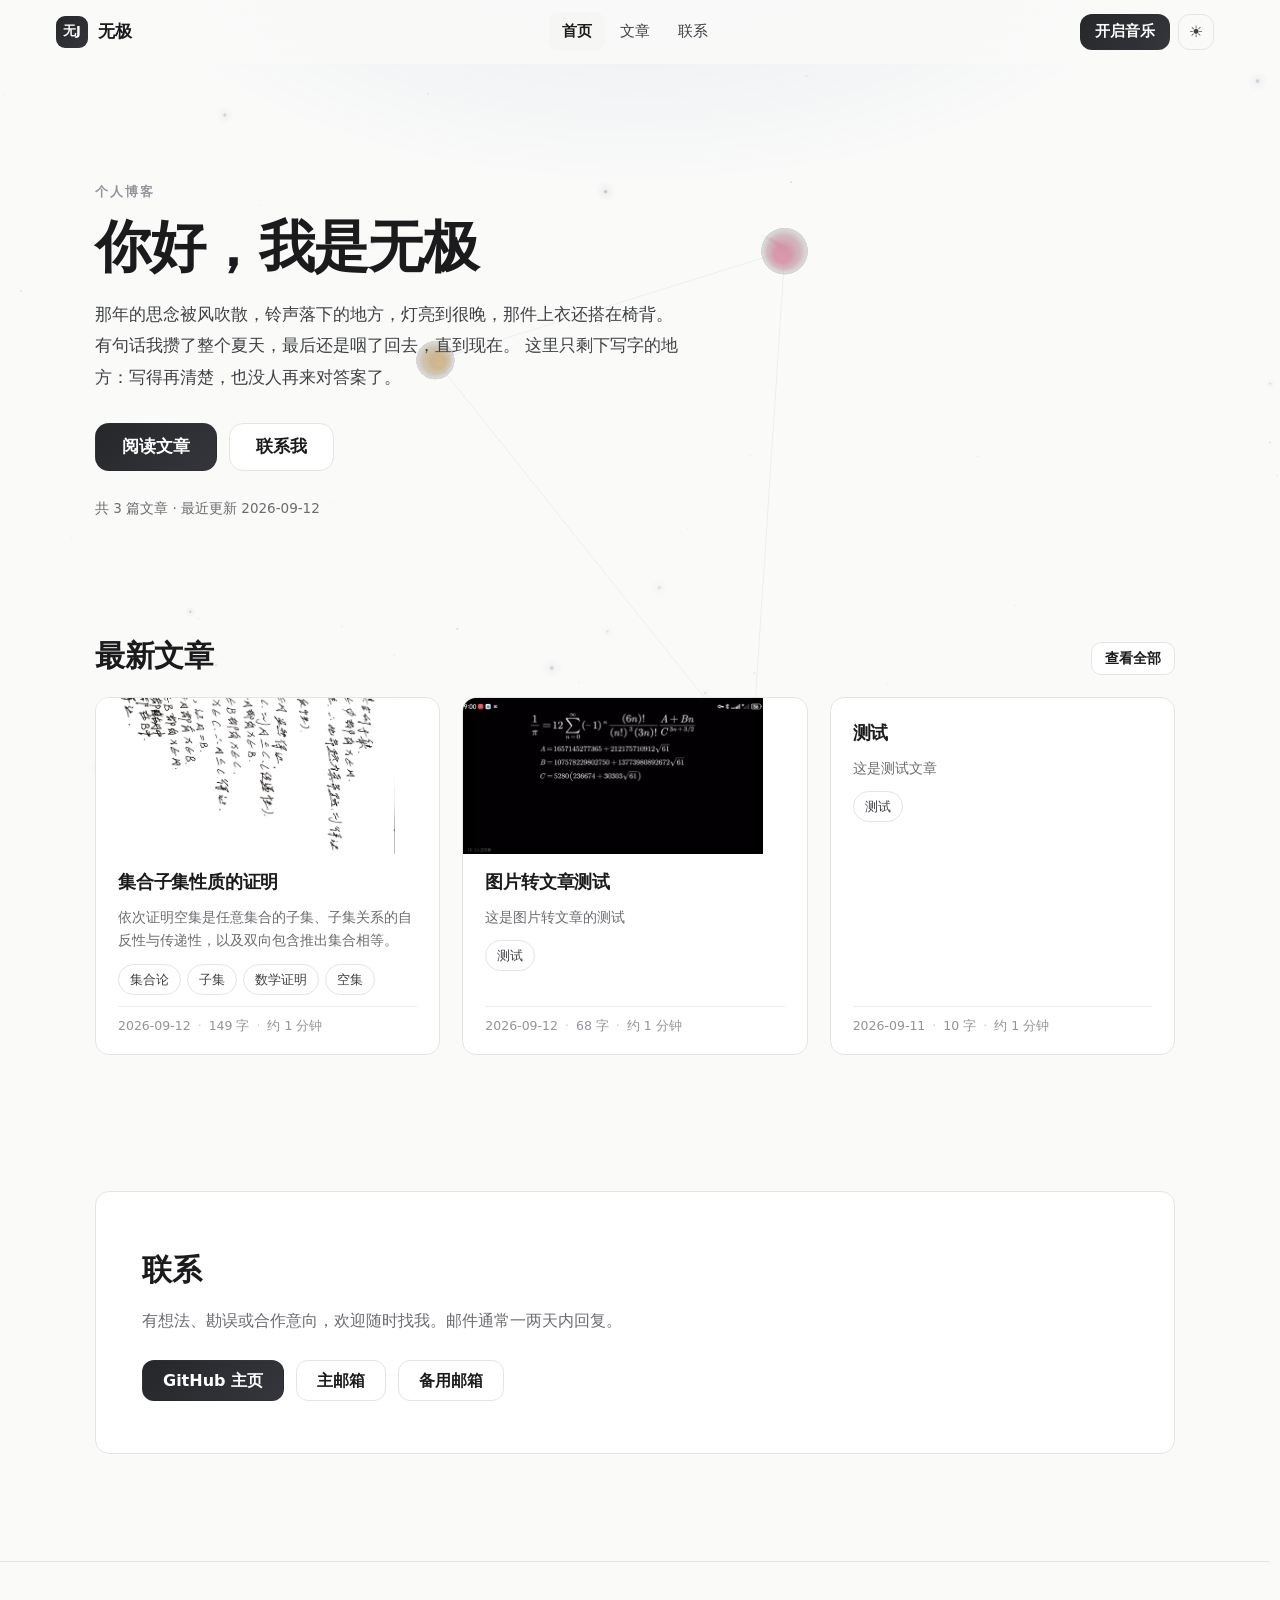
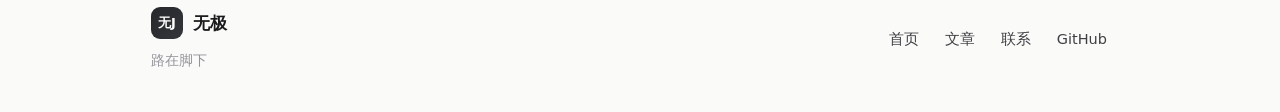
<file: index.html>
<!DOCTYPE html>
<html lang="zh-CN" data-theme="dark">
<head>
    <meta charset="UTF-8" />
    <meta name="viewport" content="width=device-width, initial-scale=1.0, viewport-fit=cover" />
    <title>无极 · 博客</title>
    <meta name="description" content="无极的个人博客：技术笔记、数学推导与随手记录" />
    <meta name="theme-color" content="#101114" media="(prefers-color-scheme: dark)" />
    <meta name="theme-color" content="#fafaf9" media="(prefers-color-scheme: light)" />
    <meta property="og:type" content="website" />
    <meta property="og:title" content="无极 · 博客" />
    <meta property="og:description" content="无极的个人博客：技术笔记、数学推导与随手记录" />
    <meta property="og:url" content="https://wuji101026.github.io/" />
    <meta name="twitter:card" content="summary" />
    <meta name="twitter:title" content="无极 · 博客" />
    <meta name="twitter:description" content="无极的个人博客：技术笔记、数学推导与随手记录" />
    <link rel="icon" href="data:image/svg+xml,%3Csvg xmlns='http://www.w3.org/2000/svg' viewBox='0 0 100 100'%3E%3Crect width='100' height='100' rx='22' fill='%23101114'/%3E%3Ctext x='50' y='71' font-size='58' font-weight='600' text-anchor='middle' fill='%23f2f2f2' font-family='PingFang SC,Microsoft YaHei,sans-serif'%3E%E6%97%A0%3C/text%3E%3C/svg%3E" />
    <link rel="stylesheet" href="assets/css/site.css" />
    <link rel="stylesheet" href="assets/css/articles.css" />
    <link rel="stylesheet" href="assets/css/motion.css" />
    <style>
        /* 首页专属：Hero 与联系区 */

        .hero { padding: clamp(56px, 13vh, 132px) 0 clamp(30px, 6vh, 64px); }

        .hero-kicker {
            margin-bottom: 14px;
            font-size: var(--fs-sm);
            font-weight: 650;
            letter-spacing: .16em;
            text-transform: uppercase;
            color: var(--text-faint);
        }
        .hero h1 {
            max-width: 20ch;
            margin: 0 0 20px;
            font-size: clamp(34px, 5.6vw, 56px);
            font-weight: 720;
            line-height: 1.12;
            letter-spacing: -1.4px;
        }
        .hero-lead {
            max-width: 54ch;
            margin-bottom: 30px;
            font-size: clamp(15px, 1vw + 12px, 17px);
            line-height: 1.85;
            color: var(--text-2);
        }
        .hero-lead b { color: var(--text); font-weight: 650; }

        .cta { display: flex; flex-wrap: wrap; gap: 12px; }

        .hero-meta {
            margin-top: 26px;
            font-size: var(--fs-base);
            color: var(--text-muted);
        }

        /* 联系 */
        .contact {
            padding: clamp(32px, 5vw, 52px) clamp(22px, 4vw, 46px);
            background: var(--surface-1);
            border: 1px solid var(--border);
            border-radius: var(--r-lg);
        }
        .contact h2 { font-size: clamp(22px, 3.2vw, 30px); font-weight: 720; letter-spacing: -.5px; }
        .contact p {
            max-width: 52ch;
            margin: 12px 0 24px;
            font-size: var(--fs-lg);
            line-height: 1.8;
            color: var(--text-muted);
        }

        /* 三体运动画布：全屏背景板（3D 引力模拟 + 透视投影） */
        .orbit3d { position: absolute; inset: 0; width: 100%; height: 100%; display: block; }

        @media (max-width: 640px) {
            /* 手机上 13vh 的顶部留白会把正文推到很下面，收窄成固定值 */
            .hero { padding: 52px 0 34px; }
            .hero h1 { letter-spacing: -.8px; }
            .hero-lead { font-size: 15.5px; line-height: 1.82; }
            .hero-meta { margin-top: 20px; }
            .cta { gap: 10px; }
            .contact { padding: clamp(26px, 7vw, 40px) 20px; }
        }
    </style>
    <script>
        // 防首屏闪烁（FOUC）：在 <body> 解析前定好主题
        (function () {
            try {
                var saved = localStorage.getItem('wj-theme');
                var sysDark = window.matchMedia('(prefers-color-scheme: dark)').matches;
                document.documentElement.setAttribute('data-theme', saved || (sysDark ? 'dark' : 'light'));
            } catch (e) {}
        })();
    </script>
</head>
<body>
    <a class="skip-link" href="#latest">跳到主要内容</a>
    <div class="bg-fx" aria-hidden="true"></div>
    <div class="three-bg" aria-hidden="true">
        <canvas class="orbit3d" id="threeBody"></canvas>
    </div>
    <div class="progress" id="progress"></div>

    <!-- 导航 -->
    <nav class="nav" id="nav">
        <a class="brand" href="#top">
            <span class="mark">无J</span>
            <span>无极</span>
        </a>
        <div class="nav-links">
            <a href="#top" class="active">首页</a>
            <a href="#latest">文章</a>
            <a href="#contact">联系</a>
        </div>
        <div class="nav-right">
            <button class="nav-open" id="openBtn" type="button" title="开启 / 关闭首页三体运动配乐">开启音乐</button>
            <button class="theme-toggle" id="themeToggle" aria-label="切换主题" title="切换深浅色">☾</button>
            <button class="nav-toggle" id="navToggle" aria-label="打开菜单" aria-expanded="false" aria-controls="mobileMenu">☰</button>
        </div>
    </nav>
    <!-- 移动端下拉菜单 -->
    <div class="mobile-menu" id="mobileMenu">
        <a href="#top" class="active">首页</a>
        <a href="#latest">文章</a>
        <a href="#contact">联系</a>
    </div>

    <!-- Hero -->
    <header class="wrap hero" id="top">
        <p class="hero-kicker">个人博客</p>
        <h1>你好，我是无极</h1>
        <p class="hero-lead">
            那年的思念被风吹散，铃声落下的地方，灯亮到很晚，那件上衣还搭在椅背。
            有句话我攒了整个夏天，最后还是咽了回去，直到现在。
            这里只剩下写字的地方：写得再清楚，也没人再来对答案了。
        </p>
        <div class="cta">
            <a class="btn btn-primary btn-lg" href="articles.html">阅读文章</a>
            <a class="btn btn-ghost btn-lg" href="#contact">联系我</a>
        </div>
        <p class="hero-meta" id="heroMeta"></p>
    </header>

    <!-- 最新文章 -->
    <section class="wrap section-pad" id="latest">
        <div class="section-head reveal">
            <div>
                <h2>最新文章</h2>
            </div>
            <a class="btn btn-ghost btn-sm" href="articles.html">查看全部</a>
        </div>
        <div class="post-grid" id="homePosts">
            <div class="empty"><p>正在加载…</p></div>
        </div>
    </section>

    <!-- 联系 -->
    <section class="wrap section-pad" id="contact">
        <div class="contact reveal">
            <h2>联系</h2>
            <p>有想法、勘误或合作意向，欢迎随时找我。邮件通常一两天内回复。</p>
            <div class="cta">
                <a class="btn btn-primary" href="https://github.com/wuji4301" target="_blank" rel="noopener">GitHub 主页</a>
                <a class="btn btn-ghost" href="mailto:1415789411@qq.com">主邮箱</a>
                <a class="btn btn-ghost" href="mailto:q962464_0727@qq.com">备用邮箱</a>
            </div>
        </div>
    </section>

    <!-- 页脚 -->
    <footer class="footer reveal">
        <div class="wrap footer-inner">
            <div class="f-brand">
                <a class="brand" href="#top">
                    <span class="mark">无J</span>
                    <span>无极</span>
                </a>
                <p>路在脚下</p>
            </div>
            <nav class="f-links" aria-label="页脚导航">
                <a href="#top">首页</a>
                <a href="articles.html">文章</a>
                <a href="#contact">联系</a>
                <a href="https://github.com/wuji4301" target="_blank" rel="noopener">GitHub</a>
            </nav>
        </div>
    </footer>

    <!-- 回到顶部 -->
    <button class="to-top" id="toTop" aria-label="返回顶部">↑</button>

    <script src="articles-data.js"></script>
    <script src="assets/js/blog.js"></script>
    <script src="assets/js/site.js"></script>
    <script>
        /* ========== 页面通用行为（主题 / 菜单 / 滚动 / 揭示） ========== */
        WJSite.initCommon();

        /* ========== 首页：最新文章预览 ========== */
        (function () {
            var grid = document.getElementById('homePosts');
            if (!grid) return;
            var Blog = window.WJBlog;

            Blog.list().then(function (posts) {
                var list = posts.slice(0, 3);

                /* 概览：把统计并进 Hero 的一行文字，避免再重复一块"最新文章"面板 */
                var meta = document.getElementById('heroMeta');
                if (meta) {
                    if (posts.length) {
                        var latest = posts.reduce(function (m, a) {
                            return a.updatedAt > m ? a.updatedAt : m;
                        }, '');
                        meta.textContent = '共 ' + posts.length + ' 篇文章 · 最近更新 ' + Blog.fmtRelative(latest);
                    } else {
                        meta.textContent = '还没有文章。';
                    }
                }

                if (!list.length) {
                    grid.innerHTML = '<div class="empty"><p>还没有文章。把文章 JSON 放进 ' +
                        '<code>articles/</code> 并更新 <code>articles/index.json</code> 后即可显示。</p></div>';
                    return;
                }
                grid.innerHTML = list.map(function (a, i) {
                    return Blog.cardHTML(a, { animate: true, delay: i * 60 });
                }).join('');
            }).catch(function () {
                grid.innerHTML = '<div class="empty"><p>文章加载失败，请检查 articles-data.js 是否已生成。</p></div>';
            });
        })();

        /* ========== 三体运动（真实牛顿引力 · 混沌模拟 · 3D） ========== */
        // 随机初始条件 + 牛顿引力实时积分（verlet）。三体问题对初值极度敏感，轨迹不可预测，
        // 每次刷新都是不同的"宇宙"；不做周期性重播种（保持连续演化），仅在数值发散时兜底重置。
        // 3D 呈现：轨道是真正的三维缠绕，带倾角的环绕相机 + 深度视差星空 + 近大远小透视 + 球体高光。
        // 三颗星体的运动同时驱动配乐：距离决定音高、动能决定音量与滤波，点击导航栏按钮开启。
        (function () {
            var canvas = document.getElementById('threeBody');
            if (!canvas) return;
            var ctx = canvas.getContext('2d');
            var host = canvas.parentElement;
            // 画质档位 0/1/2：0=省电（弱机/低内存），1=均衡（触屏/手机），2=全效（桌面）
            var _coarse = window.matchMedia('(pointer: coarse)').matches;
            var _cores = navigator.hardwareConcurrency || 8;
            var _mem = navigator.deviceMemory || 8;
            var tier = (_cores <= 4 || _mem <= 4) ? 0 : (_coarse ? 1 : 2);
            var DPR_CAP = [1.25, 1.5, 1.75][tier];
            var dpr = Math.min(window.devicePixelRatio || 1, DPR_CAP);
            var W = 0, H = 0;

            /* ---------------- 画质：会按实测帧率自动升降 ---------------- */
            var QUALITY = tier;                    // 运行时画质（0..tier）
            var FRAME_MS = 33, MAXP = 0, TRAIL = 120, BLOOM_ON = true;
            function applyQuality() {
                FRAME_MS = [41, 30, 22][QUALITY];  // 目标帧间隔（省电 / 均衡 / 全效）
                MAXP = [0, 26, 48][QUALITY];       // 每颗天体的粒子拖尾上限
                TRAIL = [90, 170, 260][QUALITY];   // 轨迹缓存点数（只影响观感）
                BLOOM_ON = QUALITY > 0;            // 省电档不做泛光
            }
            applyQuality();
            // 星空密度只按初始档位定一次：中途改变数量会让星空"跳变"
            var STAR_SCALE = [0.55, 1, 1.35][tier];

            /* ---------------- 主题：深空 / 亮色两套视觉 ---------------- */
            var COLORS = {
                dark: ['#54b8ff', '#ffc95c', '#ff6b8a'],
                light: ['#1668b8', '#a9741a', '#b8305c']
            };
            var THEME = 'dark', P = null, bgDirty = true, started = false;
            /** 首帧画完后再淡入，避免页面一上来就出现半成品 */
            function applyHostOpacity() {
                if (!host) return;
                host.style.opacity = started ? (THEME === 'light' ? '0.5' : '0.95') : '0';
            }
            function readTheme() {
                THEME = document.documentElement.getAttribute('data-theme') === 'light' ? 'light' : 'dark';
                P = THEME === 'light'
                    ? { add: 'source-over', bgOn: false, bloom: 0, core: null, starMul: 0.5 }
                    : { add: 'lighter', bgOn: true, bloom: 0.9, core: '255,255,255', starMul: 1 };
                bgDirty = true;
                if (bodies) {
                    for (var i = 0; i < 3; i++) { if (bodies[i]) bodies[i].c = COLORS[THEME][i]; }
                }
                applyHostOpacity();
            }
            if (host) {
                host.style.transition = 'opacity 1.1s ease';
                host.style.opacity = '0';
            }
            readTheme();
            if (window.MutationObserver) {
                new MutationObserver(readTheme)
                    .observe(document.documentElement, { attributes: true, attributeFilter: ['data-theme'] });
            }

            // 物理常量保持原样：G / SOFT / SUB_H / SPEED 不随视觉调整而改变
            var G = 1, SOFT = 0.1, SUB_H = 0.004, SPEED = 0.3;
            // 状态容器必须先于 resize() 建立：resize 里要判断"是否需要重建星场"，
            // 若声明晚于首次调用，首次 resize 会在 stars 还是 undefined 时读其 length 而抛错。
            var bodies = [], trail = [[], [], []], stars = [], parts = [[], [], []];

            /* ---------------- 离屏缓冲：深空底 + 泛光 ---------------- */
            var bgc = document.createElement('canvas'), bgx = bgc.getContext('2d');   // 缓存的深空底（仅暗色主题绘制）
            var blc = document.createElement('canvas'), blx = blc.getContext('2d');   // 低分辨率泛光缓冲
            // 泛光缓冲刻意取很低的分辨率：放大回全屏时本身就是柔和光晕，
            // 省掉每帧的全屏模糊滤镜（软件渲染下这一步非常昂贵）。
            var BLOOM_SCALE = [0.18, 0.26, 0.34][tier];

            function resize() {
                var oldArea = W * H;
                W = window.innerWidth;
                H = window.innerHeight;
                canvas.width = Math.round(W * dpr);
                canvas.height = Math.round(H * dpr);
                canvas.style.width = W + 'px';
                canvas.style.height = H + 'px';
                ctx.setTransform(dpr, 0, 0, dpr, 0, 0);
                bgc.width = canvas.width;
                bgc.height = canvas.height;
                bgx.setTransform(dpr, 0, 0, dpr, 0, 0);
                blc.width = Math.max(64, Math.round(canvas.width * BLOOM_SCALE));
                blc.height = Math.max(64, Math.round(canvas.height * BLOOM_SCALE));
                blx.setTransform(BLOOM_SCALE * dpr, 0, 0, BLOOM_SCALE * dpr, 0, 0);
                bgDirty = true;
                // 移动端地址栏收放会频繁触发 resize；面积变化很小时不重建星场，
                // 避免星空整体"跳"一下（重建后的随机位置与原来完全不同）
                if (!stars.length || Math.abs(W * H - oldArea) > oldArea * 0.08) stars = makeStars();
            }
            resize();
            var rsTimer = 0;
            window.addEventListener('resize', function () {
                clearTimeout(rsTimer);
                rsTimer = setTimeout(resize, 120);
            });

            function makeStars() {
                var N = Math.max(160, Math.min(900, Math.round(W * H / 5200 * STAR_SCALE)));
                var arr = [];
                for (var i = 0; i < N; i++) {
                    var d = Math.random();
                    arr.push({
                        x: Math.random(), y: Math.random(), depth: d,
                        tw0: Math.random() * 6.2832,
                        tws: 0.25 + Math.random() * 1.1,
                        sz: (0.35 + Math.random() * 0.9) * (0.55 + d),
                        warm: Math.random() < 0.16,      // 少量暖色星
                        blue: Math.random() < 0.22       // 少量偏蓝的星，避免整片死白
                    });
                }
                return arr;
            }
            function seed() {
                bodies = [];
                for (var i = 0; i < 3; i++) {
                    var rad = 0.35 + Math.random() * 0.75;
                    var th = Math.random() * Math.PI * 2, ph = Math.acos(2 * Math.random() - 1);
                    var sp = 0.25 + Math.random() * 0.45;
                    var vth = Math.random() * Math.PI * 2, vph = Math.acos(2 * Math.random() - 1);
                    bodies.push({
                        x: Math.cos(th) * Math.sin(ph) * rad,
                        y: Math.sin(th) * Math.sin(ph) * rad,
                        z: Math.cos(ph) * rad,
                        vx: Math.cos(vth) * Math.sin(vph) * sp,
                        vy: Math.sin(vth) * Math.sin(vph) * sp,
                        vz: Math.cos(vph) * sp,
                        m: 0.8 + Math.random() * 0.5, c: COLORS[THEME][i]
                    });
                }
                var px = 0, py = 0, pz = 0, M = 0;
                for (var i = 0; i < 3; i++) { px += bodies[i].m * bodies[i].vx; py += bodies[i].m * bodies[i].vy; pz += bodies[i].m * bodies[i].vz; M += bodies[i].m; }
                for (var i = 0; i < 3; i++) { bodies[i].vx -= px / M; bodies[i].vy -= py / M; bodies[i].vz -= pz / M; }
                trail = [[], [], []];
                parts = [[], [], []];
                stars = makeStars();
            }
            seed();

            // 加速度缓冲复用：verlet 每个子步要算两次加速度，若每次都新建
            // 数组与对象，慢机上光是给 GC 擦屁股就够掉帧了。
            var _a0 = [{ x: 0, y: 0, z: 0 }, { x: 0, y: 0, z: 0 }, { x: 0, y: 0, z: 0 }];
            var _a1 = [{ x: 0, y: 0, z: 0 }, { x: 0, y: 0, z: 0 }, { x: 0, y: 0, z: 0 }];
            function accelInto(a) {
                for (var i = 0; i < 3; i++) { a[i].x = 0; a[i].y = 0; a[i].z = 0; }
                for (var i = 0; i < 3; i++) {
                    for (var j = 0; j < 3; j++) {
                        if (i === j) continue;
                        var dx = bodies[j].x - bodies[i].x,
                            dy = bodies[j].y - bodies[i].y,
                            dz = bodies[j].z - bodies[i].z;
                        var d2 = dx * dx + dy * dy + dz * dz + SOFT * SOFT;
                        var inv = 1 / Math.sqrt(d2);
                        var f = G * bodies[j].m * inv * inv * inv;
                        a[i].x += f * dx; a[i].y += f * dy; a[i].z += f * dz;
                    }
                }
                return a;
            }
            function verlet(h) {
                var a0 = accelInto(_a0);
                for (var i = 0; i < 3; i++) {
                    bodies[i].x += bodies[i].vx * h + 0.5 * a0[i].x * h * h;
                    bodies[i].y += bodies[i].vy * h + 0.5 * a0[i].y * h * h;
                    bodies[i].z += bodies[i].vz * h + 0.5 * a0[i].z * h * h;
                }
                var a1 = accelInto(_a1);
                for (var i = 0; i < 3; i++) {
                    bodies[i].vx += 0.5 * (a0[i].x + a1[i].x) * h;
                    bodies[i].vy += 0.5 * (a0[i].y + a1[i].y) * h;
                    bodies[i].vz += 0.5 * (a0[i].z + a1[i].z) * h;
                }
            }
            var _colCache = {};
            function hexA(hex, a) {
                var q = Math.max(0, Math.round(a * 32) / 32);
                var key = hex + q, s = _colCache[key];
                if (s === undefined) {
                    var n = parseInt(hex.slice(1), 16);
                    s = 'rgba(' + ((n >> 16) & 255) + ',' + ((n >> 8) & 255) + ',' + (n & 255) + ',' + q + ')';
                    _colCache[key] = s;
                }
                return s;
            }

            var simTime = 0, last = 0, rafOn = false, visible = true;
            var pageVisible = !document.hidden;   // 标签页是否在前台
            // 真实 rAF 间隔：用它判断机器能不能跑满，而不是用被主动节流后的绘制间隔
            var _rafPrev = 0, _rawSum = 0, _rawN = 0;
            function step(now) {
                if (!visible || !pageVisible) { rafOn = false; return; }
                requestAnimationFrame(step);
                if (_rafPrev) { _rawSum += now - _rafPrev; _rawN++; }
                _rafPrev = now;
                if (!last) last = now;
                var elapsed = now - last;
                if (elapsed < FRAME_MS) return;          // 主动降帧：省电档不追求 60fps
                var rdt = Math.min(elapsed / 1000, 0.05); last = now;
                var adv = SPEED * rdt;
                var a0 = accelInto(_a0);
                var maxA = 0;
                for (var i = 0; i < 3; i++) {
                    var am = Math.sqrt(a0[i].x * a0[i].x + a0[i].y * a0[i].y + a0[i].z * a0[i].z);
                    if (am > maxA) maxA = am;
                }
                var h = Math.min(SUB_H, 0.06 / Math.sqrt(maxA + 1e-6));
                var n = Math.max(1, Math.ceil(adv / h));
                if (n > 1500) { n = 1500; h = adv / n; }
                for (var s = 0; s < n; s++) { verlet(h); simTime += h; }
                for (var i = 0; i < 3; i++) {
                    var bd = bodies[i];
                    if (!isFinite(bd.x) || !isFinite(bd.y) || !isFinite(bd.z) ||
                        !isFinite(bd.vx) || !isFinite(bd.vy) || !isFinite(bd.vz)) { seed(); break; }
                }
                draw(rdt);
                trackQuality(now);
                updateAudio();
                if (audioReady && musicOn && now - pluckT > 6000) { pluckT = now; pluck(curFreq[Math.floor(Math.random() * 3)]); }
            }

            /* ===================== 渲染：深空星场 + 三体 + 泛光 ===================== */

            var fitScale = Math.min(W, H) * 0.24;
            var Rsmooth = 1;
            var drawDt = 1 / 60;
            var _tx = [], _ty = [], _tp = [];

            /** 与帧率无关的指数阻尼（tau = 时间常数，单位秒） */
            function damp(dt, tau) { return 1 - Math.exp(-dt / Math.max(tau, 1e-4)); }

            /** 深空底：只在尺寸或主题变化时重画一次，避免每帧重建渐变 */
            function paintBackground() {
                bgDirty = false;
                bgx.setTransform(dpr, 0, 0, dpr, 0, 0);
                bgx.clearRect(0, 0, W, H);
                if (!P.bgOn) return;
                var ox = W * 0.5, oy = H * 0.42;
                var g = bgx.createRadialGradient(ox, oy, 0, ox, oy, Math.max(W, H) * 0.8);
                g.addColorStop(0, '#0c1424');
                g.addColorStop(0.42, '#070b14');
                g.addColorStop(1, '#03040a');
                bgx.fillStyle = g;
                bgx.fillRect(0, 0, W, H);
                // 三团极淡的星云，给纯黑底一点层次
                nebula(bgx, W * 0.16, H * 0.20, Math.min(W, H) * 0.55, '80,140,240', 0.05);
                nebula(bgx, W * 0.86, H * 0.76, Math.min(W, H) * 0.60, '220,100,160', 0.04);
                nebula(bgx, W * 0.50, H * 0.50, Math.min(W, H) * 0.80, '90,110,255', 0.035);
                // 暗角：把视觉重心收到中心，页面文字也更稳
                var v = bgx.createRadialGradient(ox, oy, Math.min(W, H) * 0.22, ox, oy, Math.max(W, H) * 0.78);
                v.addColorStop(0, 'rgba(0,0,0,0)');
                v.addColorStop(1, 'rgba(0,0,0,0.62)');
                bgx.fillStyle = v;
                bgx.fillRect(0, 0, W, H);
            }
            function nebula(c, x, y, r, rgb, a) {
                var g = c.createRadialGradient(x, y, 0, x, y, r);
                g.addColorStop(0, 'rgba(' + rgb + ',' + a + ')');
                g.addColorStop(1, 'rgba(' + rgb + ',0)');
                c.fillStyle = g;
                c.fillRect(x - r, y - r, r * 2, r * 2);
            }

            /* ---- 粒子拖尾：随时间衰减的火花，由天体运动持续洒出 ---- */
            function spawnParts(i, x, y, r) {
                var arr = parts[i];
                if (MAXP === 0 || arr.length >= MAXP) return;
                var ang = Math.random() * 6.2832;
                var sp = 8 + Math.random() * 26;
                arr.push({
                    x: x, y: y,
                    vx: Math.cos(ang) * sp, vy: Math.sin(ang) * sp,
                    ttl: 0.55 + Math.random() * 0.95, life: 1,
                    r: Math.max(0.6, r * (0.14 + Math.random() * 0.26)),
                    c: bodies[i].c
                });
            }
            function stepParts(dt) {
                var drag = Math.exp(-dt * 2.4);
                for (var i = 0; i < 3; i++) {
                    var arr = parts[i];
                    for (var k = arr.length - 1; k >= 0; k--) {
                        var q = arr[k];
                        q.life -= dt / q.ttl;
                        if (q.life <= 0) { arr.splice(k, 1); continue; }
                        q.x += q.vx * dt; q.y += q.vy * dt;
                        q.vx *= drag; q.vy *= drag;
                    }
                }
            }

            /* ---- 预渲染的光晕精灵 ----
               每帧为每颗星/每个粒子新建径向渐变是这里最大的开销，
               改成一次性烘焙好的贴图，命中缓存直接 drawImage。 */
            var _sprites = {}, _rgbCache = {};
            function glowSprite(rgb) {
                var s = _sprites[rgb];
                if (s) return s;
                var size = 96, cv = document.createElement('canvas');
                cv.width = cv.height = size;
                var g2 = cv.getContext('2d');
                // 峰值 1、32% 处 0.38：与原来 haloInto 的衰减曲线一致
                var gr = g2.createRadialGradient(size / 2, size / 2, 0, size / 2, size / 2, size / 2);
                gr.addColorStop(0, 'rgba(' + rgb + ',1)');
                gr.addColorStop(0.32, 'rgba(' + rgb + ',0.38)');
                gr.addColorStop(1, 'rgba(' + rgb + ',0)');
                g2.fillStyle = gr;
                g2.fillRect(0, 0, size, size);
                _sprites[rgb] = cv;
                return cv;
            }
            function hexRGB(hex) {
                var s = _rgbCache[hex];
                if (s) return s;
                var n = parseInt(hex.slice(1), 16);
                return (_rgbCache[hex] = ((n >> 16) & 255) + ',' + ((n >> 8) & 255) + ',' + (n & 255));
            }
            function glowAt(c, rgb, x, y, rad, alpha) {
                if (alpha <= 0.004 || rad <= 0) return;
                var prev = c.globalAlpha;
                c.globalAlpha = Math.min(1, prev * alpha);
                c.drawImage(glowSprite(rgb), x - rad, y - rad, rad * 2, rad * 2);
                c.globalAlpha = prev;
            }

            /** 天体本体：亮核 + 动态高光 + 背光暗边。光照方向由质心实时决定。
                每帧为每颗天体新建两个径向渐变（还要在主画布和泛光缓冲各画一遍）
                是整个渲染里最贵的一步，所以把"亮核 + 高光 + 暗边"一次性烘焙成贴图，
                绘制时只做一次旋转 + drawImage。 */
            var _bodySprites = {}, BODY_PX = 192;
            function bodySprite(col) {
                var key = col + '|' + (P.core || '');
                var cv = _bodySprites[key];
                if (cv) return cv;
                var U = BODY_PX / 2;
                var r = U / 1.5;              // 贴图里 r 对应实际半径，最外沿 1.5r 正好铺满
                cv = document.createElement('canvas');
                cv.width = cv.height = BODY_PX;
                var c2 = cv.getContext('2d');
                var off = r * 0.36;           // 高光沿 +x 偏移，绘制时按光照方向整体旋转
                var g = c2.createRadialGradient(U + off, U, r * 0.06, U, U, r * 1.35);
                g.addColorStop(0, P.core ? 'rgba(' + P.core + ',0.98)' : hexA(col, 0.98));
                g.addColorStop(0.36, hexA(col, 0.95));
                g.addColorStop(0.78, hexA(col, 0.5));
                g.addColorStop(1, hexA(col, 0.05));
                c2.fillStyle = g;
                c2.beginPath(); c2.arc(U, U, r * 1.35, 0, 6.2832); c2.fill();
                var sh = c2.createRadialGradient(U + off, U, r * 0.2, U, U, r * 1.5);
                sh.addColorStop(0, 'rgba(0,0,0,0)');
                sh.addColorStop(1, 'rgba(0,0,0,0.3)');
                c2.fillStyle = sh;
                c2.beginPath(); c2.arc(U, U, r * 1.5, 0, 6.2832); c2.fill();
                _bodySprites[key] = cv;
                return cv;
            }
            function bodyInto(c, x, y, r, col, lx, ly) {
                if (r <= 0) return;
                var size = r * 3;                        // 贴图铺开后 1.5r 的外沿正好落在原位
                var ang = Math.atan2(ly, lx);            // atan2 内部已做归一化
                if (!ang) { c.drawImage(bodySprite(col), x - size / 2, y - size / 2, size, size); return; }
                c.save();
                c.translate(x, y);
                c.rotate(ang);
                c.drawImage(bodySprite(col), -size / 2, -size / 2, size, size);
                c.restore();
            }

            // draw 每帧都跑：投影结果与绘制顺序复用同一组对象，避免持续分配
            var proj = [
                { x: 0, y: 0, persp: 1, r: 0, depth: 0, c: '', rx: 0, ry: 0, rz: 0 },
                { x: 0, y: 0, persp: 1, r: 0, depth: 0, c: '', rx: 0, ry: 0, rz: 0 },
                { x: 0, y: 0, persp: 1, r: 0, depth: 0, c: '', rx: 0, ry: 0, rz: 0 }
            ];
            var drawOrder = [0, 1, 2];

            function draw(dt) {
                if (dt) drawDt = dt;
                var i, k, s, t, p;

                /* ---------- 相机：质心居中 + 随规模平滑缩放 ---------- */
                var cx = 0, cy = 0, cz = 0;
                for (i = 0; i < 3; i++) { cx += bodies[i].x; cy += bodies[i].y; cz += bodies[i].z; }
                cx /= 3; cy /= 3; cz /= 3;
                var R = 0;
                for (i = 0; i < 3; i++) {
                    var dist = Math.hypot(bodies[i].x - cx, bodies[i].y - cy, bodies[i].z - cz);
                    if (dist > R) R = dist;
                }
                Rsmooth += (R - Rsmooth) * damp(drawDt, 0.45);
                var span = Math.min(W, H);
                var targetS = (span * 0.40) / Math.max(Math.min(Rsmooth, 9) * 1.15, 0.55);
                targetS = Math.max(span * 0.045, Math.min(targetS, span * 1.15));  // 极端散开时也不至于缩成一点
                fitScale += (targetS - fitScale) * damp(drawDt, 0.26);

                // 持续环绕 + 缓慢俯仰：同一段混沌轨道在多个角度下更易辨认
                var ay = simTime * 0.26;
                var ax = 0.62 + Math.sin(simTime * 0.055) * 0.17;
                var cyr = Math.cos(ay), syr = Math.sin(ay), cxr = Math.cos(ax), sxr = Math.sin(ax);
                var camZ = Math.max(2.4, Rsmooth * 1.45), S = fitScale;

                /* ---------- 深空底 ---------- */
                if (bgDirty) paintBackground();
                ctx.globalCompositeOperation = 'source-over';
                ctx.globalAlpha = 1;
                // 底图是不透明的整屏绘制，bgOn 时它自己就会覆盖掉上一帧，
                // 多做一次全屏 clearRect 只是白写一整屏像素
                if (P.bgOn) ctx.drawImage(bgc, 0, 0, W, H);
                else ctx.clearRect(0, 0, W, H);

                /* ---------- 星空：深度视差 + 闪烁 ---------- */
                ctx.globalCompositeOperation = P.add;
                var bobY = Math.sin(simTime * 0.13) * 0.6;
                var tileW = W * 1.3, tileH = H * 1.3;
                var mW = (tileW - W) / 2, mH = (tileH - H) / 2;
                for (s = 0; s < stars.length; s++) {
                    var st = stars[s];
                    var par = 0.22 + 0.9 * st.depth;
                    var sxp = (((st.x * tileW + ay * 62 * par) % tileW) + tileW) % tileW - mW;
                    var syp = (((st.y * tileH + (bobY + ax) * 62 * par) % tileH) + tileH) % tileH - mH;
                    var twk = 0.42 + 0.58 * (0.5 + 0.5 * Math.sin(simTime * st.tws + st.tw0));
                    var sa = twk * (0.2 + 0.75 * st.depth) * P.starMul;
                    if (sa <= 0.014) continue;
                    var sr = st.sz * (0.55 + 0.8 * st.depth) * 0.85;
                    var base = P.bgOn
                        ? (st.warm ? '255,226,180' : (st.blue ? '190,220,255' : '226,238,255'))
                        : '58,72,108';
                    if (st.depth > 0.86) glowAt(ctx, base, sxp, syp, sr * 6, sa * 0.5);   // 亮星带一圈柔和星芒
                    ctx.fillStyle = 'rgba(' + base + ',' + sa.toFixed(3) + ')';
                    ctx.beginPath(); ctx.arc(sxp, syp, sr, 0, 6.2832); ctx.fill();
                }

                /* ---------- 天体投影 ---------- */
                for (i = 0; i < 3; i++) {
                    var b = bodies[i];
                    var rx = b.x - cx, ry = b.y - cy, rz = b.z - cz;
                    var x1 = rx * cyr + rz * syr, z1 = -rx * syr + rz * cyr, y1 = ry;
                    var y2 = y1 * cxr - z1 * sxr, z2 = y1 * sxr + z1 * cxr;
                    var persp = camZ / (camZ - z2);
                    var pj = proj[i];
                    pj.x = W / 2 + x1 * S * persp;
                    pj.y = H / 2 + y2 * S * persp;
                    pj.persp = persp;
                    pj.r = Math.max(2.4, S * 0.052 * persp);
                    pj.depth = z2;
                    pj.c = b.c;
                    pj.rx = rx; pj.ry = ry; pj.rz = rz;
                }
                for (i = 0; i < 3; i++) {
                    trail[i].push({ x: proj[i].rx, y: proj[i].ry, z: proj[i].rz });
                    if (trail[i].length > TRAIL) trail[i].shift();
                    spawnParts(i, proj[i].x, proj[i].y, proj[i].r);
                }

                /* ---------- 轨迹：单层亮芯（按亮度分档） ----------
                   不做外层辉光，轨道是一条干净的实线；分档合批把每帧上千次 stroke
                   压到几十次，移动端也能跑满帧。 */
                ctx.lineJoin = 'round';
                ctx.lineCap = 'round';
                ctx.globalCompositeOperation = P.add;
                var ABUCK = 8, coreMul = P.bgOn ? 1 : 0.62;
                for (i = 0; i < 3; i++) {
                    var tp = trail[i], tn = tp.length;
                    if (tn < 2) continue;
                    while (_tx.length < tn) { _tx.push(0); _ty.push(0); _tp.push(0); }
                    for (t = 0; t < tn; t++) {
                        p = tp[t];
                        var px1 = p.x * cyr + p.z * syr, pz1 = -p.x * syr + p.z * cyr, py1 = p.y;
                        var py2 = py1 * cxr - pz1 * sxr, pz2 = py1 * sxr + pz1 * cxr;
                        var pp = camZ / (camZ - pz2);
                        _tx[t] = W / 2 + px1 * S * pp; _ty[t] = H / 2 + py2 * S * pp; _tp[t] = pp;
                    }
                    var col = bodies[i].c, brr = proj[i].r;
                    var wb, lo, hi, mid, cnt, depSum;
                    for (wb = 0; wb < ABUCK; wb++) {
                        lo = wb / ABUCK; hi = (wb + 1) / ABUCK; mid = (lo + hi) / 2;
                        ctx.beginPath(); cnt = 0; depSum = 0;
                        for (t = 1; t < tn; t++) {
                            var fa = t / tn;
                            if (fa <= lo || fa > hi) continue;
                            ctx.moveTo(_tx[t - 1], _ty[t - 1]);
                            ctx.lineTo(_tx[t], _ty[t]);
                            depSum += 0.5 * (_tp[t - 1] + _tp[t]);
                            cnt++;
                        }
                        if (!cnt) continue;
                        var depc = Math.max(0.4, Math.min(1.7, depSum / cnt));
                        // 去掉外层辉光后线宽略微加粗，让轨道仍看得清
                        ctx.lineWidth = Math.max(0.7, brr * 0.46 * mid * depc);
                        ctx.strokeStyle = hexA(col, 0.9 * mid * mid * coreMul);
                        ctx.stroke();
                    }
                }

                /* ---------- 三方连线：很淡，帮助看清三者的相对关系 ---------- */
                ctx.strokeStyle = P.bgOn ? 'rgba(200,220,255,0.10)' : 'rgba(80,100,150,0.16)';
                ctx.lineWidth = 1;
                ctx.beginPath();
                ctx.moveTo(proj[0].x, proj[0].y);
                ctx.lineTo(proj[1].x, proj[1].y);
                ctx.lineTo(proj[2].x, proj[2].y);
                ctx.closePath();
                ctx.stroke();

                /* ---------- 粒子拖尾 ---------- */
                stepParts(drawDt);
                for (i = 0; i < 3; i++) {
                    var pa = parts[i];
                    for (k = 0; k < pa.length; k++) {
                        var q = pa[k];
                        glowAt(ctx, hexRGB(q.c), q.x, q.y,
                            q.r * (1 + 1.5 * q.life), q.life * q.life * (P.bgOn ? 0.8 : 0.55));
                    }
                }

                /* ---------- 天体：远的先画；高光朝向质心，随运动实时偏移 ----------
                   不再在球体周围铺一层大范围光晕，本体贴图的柔和边缘就够用，
                   三颗球看起来是"实体"而不是一团发光的雾。 */
                var order = drawOrder.sort(function (a, b) { return proj[a].depth - proj[b].depth; });
                var lcx = W / 2, lcy = H / 2;
                for (k = 0; k < 3; k++) {
                    i = order[k];
                    var pj = proj[i];
                    var br = pj.r * (0.9 + 0.18 * Math.min(1, 1.7 - pj.persp));
                    bodyInto(ctx, pj.x, pj.y, br, pj.c, lcx - pj.x, lcy - pj.y);
                }

                /* ---------- 泛光：低分辨率缓冲 → 模糊 → 叠加 ----------
                   只让粒子尘埃参与，天体本体不再进缓冲 —— 否则放大回来的柔光
                   又会绕着三颗球形成一圈光晕。 */
                if (BLOOM_ON && P.bloom > 0) {
                    blx.globalCompositeOperation = 'source-over';
                    blx.clearRect(0, 0, W, H);
                    blx.globalCompositeOperation = 'lighter';
                    for (i = 0; i < 3; i++) {
                        var pq = parts[i];
                        for (k = 0; k < pq.length; k++) {
                            var qb = pq[k];
                            glowAt(blx, hexRGB(qb.c), qb.x, qb.y, qb.r * 2.6, qb.life * 0.55);
                        }
                    }
                    ctx.globalCompositeOperation = 'lighter';
                    ctx.globalAlpha = P.bloom;
                    ctx.drawImage(blc, 0, 0, W, H);   // 低分缓冲放大本身就是柔光，不需要滤镜
                    ctx.globalAlpha = 1;
                }

                ctx.globalCompositeOperation = 'source-over';
                if (!started) { started = true; applyHostOpacity(); }   // 首帧就绪后再淡入
            }

            /* ---------------- 帧率自适应：慢则降档，快则升档 ----------------
               指标取真实 rAF 间隔：主动降帧后绘制间隔会稳定贴在目标值上，
               若拿它当依据，均衡档（目标 30fps）会被永远判成"卡顿"而降到省电档。 */
            var _qHold = 0;
            function trackQuality(now) {
                if (_rawN < 60) return;
                var raw = _rawSum / _rawN;
                _rawSum = 0; _rawN = 0;
                if (now < _qHold) return;                       // 档位切换后先稳定一会儿，避免来回抖
                if (raw > 26 && QUALITY > 0) { QUALITY--; applyQuality(); _qHold = now + 2500; }
                else if (raw < 18.5 && QUALITY < tier) { QUALITY++; applyQuality(); _qHold = now + 6000; }
            }

            /* ===================== 音频：三体运动 → 太空纯音乐 ===================== */
            var SCALES = {
                Lydian: [0, 2, 4, 6, 7, 9, 11], MajorPenta: [0, 2, 4, 7, 9],
                MinorPenta: [0, 3, 5, 7, 10], WholeTone: [0, 2, 4, 6, 8, 10],
                Aeolian: [0, 2, 3, 5, 7, 8, 10]
            };
            var actx = null, master = null, reverb = null, wet = null, dry = null,
                voices = [], audioReady = false, musicOn = false, lastBell = 0, pluckT = 0;
            var ROOT = 110, scaleName = 'Lydian', vol = 0.55, curFreq = [ROOT * 2, ROOT * 4, ROOT * 8];

            function makeReverb(ac, sec, decay) {
                var rate = ac.sampleRate, len = Math.floor(rate * sec);
                var buf = ac.createBuffer(2, len, rate);
                for (var ch = 0; ch < 2; ch++) {
                    var d = buf.getChannelData(ch);
                    for (var i = 0; i < len; i++) d[i] = (Math.random() * 2 - 1) * Math.pow(1 - i / len, decay);
                }
                var c = ac.createConvolver(); c.buffer = buf; return c;
            }
            function makeVoice(ac, dest) {
                var o1 = ac.createOscillator(); o1.type = 'sine';
                var o2 = ac.createOscillator(); o2.type = 'triangle'; o2.detune.value = 4;
                var filt = ac.createBiquadFilter(); filt.type = 'lowpass'; filt.frequency.value = 420; filt.Q.value = 0.4;
                var g = ac.createGain(); g.gain.value = 0;
                var pan = ac.createStereoPanner ? ac.createStereoPanner() : null;
                o1.connect(filt); o2.connect(filt); filt.connect(g);
                if (pan) { g.connect(pan); pan.connect(dest); } else { g.connect(dest); }
                o1.start(); o2.start();
                return { o1: o1, o2: o2, filt: filt, g: g, pan: pan };
            }
            function makeNoisePad(ac, dest) {
                var len = ac.sampleRate * 3, buf = ac.createBuffer(1, len, ac.sampleRate);
                var d = buf.getChannelData(0);
                for (var i = 0; i < len; i++) d[i] = (Math.random() * 2 - 1) * 0.5;
                var src = ac.createBufferSource(); src.buffer = buf; src.loop = true;
                var bp = ac.createBiquadFilter(); bp.type = 'bandpass'; bp.frequency.value = 440; bp.Q.value = 0.6;
                var g = ac.createGain(); g.gain.value = 0.025;
                var lfo = ac.createOscillator(); lfo.frequency.value = 0.05;
                var lg = ac.createGain(); lg.gain.value = 70;
                lfo.connect(lg); lg.connect(bp.frequency);
                src.connect(bp); bp.connect(g); g.connect(dest);
                src.start(); lfo.start();
            }
            function initAudio() {
                if (audioReady) return;
                actx = new (window.AudioContext || window.webkitAudioContext)();
                master = actx.createGain(); master.gain.value = 0;
                reverb = makeReverb(actx, 6, 3.0);
                wet = actx.createGain(); wet.gain.value = 0.62;
                dry = actx.createGain(); dry.gain.value = 0.6;
                master.connect(dry); dry.connect(actx.destination);
                master.connect(reverb); reverb.connect(wet); wet.connect(actx.destination);
                for (var i = 0; i < 3; i++) voices.push(makeVoice(actx, master));
                makeNoisePad(actx, master);
                var rd = actx.createOscillator(); rd.type = 'sine'; rd.frequency.value = ROOT;
                var rg = actx.createGain(); rg.gain.value = 0.06; rd.connect(rg); rg.connect(master); rd.start();
                audioReady = true;
            }
            function scaleFreq(name, deg) {
                var s = SCALES[name], n = s.length;
                var oct = Math.floor(deg / n), idx = ((deg % n) + n) % n;
                return ROOT * Math.pow(2, (s[idx] + 12 * oct) / 12);
            }
            function bell(f) {
                if (!audioReady || !musicOn) return;
                var t = actx.currentTime;
                var o = actx.createOscillator(); o.type = 'sine'; o.frequency.value = f;
                var o2 = actx.createOscillator(); o2.type = 'sine'; o2.frequency.value = f * 2.01;
                var g = actx.createGain();
                g.gain.setValueAtTime(0, t); g.gain.linearRampToValueAtTime(0.22, t + 0.02);
                g.gain.exponentialRampToValueAtTime(0.0001, t + 3.0);
                var g2 = actx.createGain(); g2.gain.value = 0.1;
                o.connect(g); o2.connect(g2); g2.connect(g); g.connect(master);
                o.start(t); o2.start(t); o.stop(t + 3.1); o2.stop(t + 3.1);
            }
            function pluck(f) {
                if (!audioReady || !musicOn) return;
                var t = actx.currentTime;
                var o = actx.createOscillator(); o.type = 'sine'; o.frequency.value = f;
                var g = actx.createGain();
                g.gain.setValueAtTime(0, t); g.gain.linearRampToValueAtTime(0.10, t + 0.02);
                g.gain.exponentialRampToValueAtTime(0.0001, t + 1.8);
                o.connect(g); g.connect(master); o.start(t); o.stop(t + 1.9);
            }
            function updateAudio() {
                if (!audioReady) return;
                var now = actx.currentTime;
                var cx = 0, cy = 0, cz = 0;
                for (var i = 0; i < 3; i++) { cx += bodies[i].x; cy += bodies[i].y; cz += bodies[i].z; }
                cx /= 3; cy /= 3; cz /= 3;
                var sLen = SCALES[scaleName].length, reg = [1, 2, 3], ke = 0;
                for (var i = 0; i < 3; i++) {
                    var b = bodies[i];
                    var rx = b.x - cx, ry = b.y - cy, rz = b.z - cz;
                    var r = Math.sqrt(rx * rx + ry * ry + rz * rz);
                    var t = Math.max(0, Math.min(1, (r - 0.2) / 2.3));
                    var deg = reg[i] * sLen + Math.round(t * (sLen - 1));
                    var f = scaleFreq(scaleName, deg); curFreq[i] = f;
                    var v = voices[i];
                    v.o1.frequency.setTargetAtTime(f, now, 0.18);
                    v.o2.frequency.setTargetAtTime(f, now, 0.18);
                    if (v.pan) v.pan.pan.setTargetAtTime(Math.max(-1, Math.min(1, rx * 1.2)), now, 0.15);
                    var sp = Math.sqrt(b.vx * b.vx + b.vy * b.vy + b.vz * b.vz);
                    ke += 0.5 * b.m * sp * sp;
                    v.filt.frequency.setTargetAtTime(320 + Math.min(sp, 1.6) * 900, now, 0.25);
                    v.g.gain.setTargetAtTime(musicOn ? 0.085 : 0, now, 0.4);
                }
                var intensity = Math.max(0, Math.min(1.6, ke / 1.2));
                master.gain.setTargetAtTime(musicOn ? vol * (0.7 + 0.3 * Math.min(intensity, 1)) : 0, now, 0.5);
                var minD = 1e9;
                for (var i = 0; i < 3; i++) for (var j = i + 1; j < 3; j++) {
                    var dx = bodies[j].x - bodies[i].x, dy = bodies[j].y - bodies[i].y, dz = bodies[j].z - bodies[i].z;
                    var d = Math.sqrt(dx * dx + dy * dy + dz * dz); if (d < minD) minD = d;
                }
                if (musicOn && minD < 0.35 && now - lastBell > 1.2) {
                    lastBell = now; bell(scaleFreq(scaleName, 3 * sLen + Math.floor(Math.random() * sLen)));
                }
                return { intensity: intensity, minD: minD };
            }
            (function wireOpen() {
                var ob = document.getElementById('openBtn');
                if (!ob) return;
                ob.addEventListener('click', function () {
                    initAudio();
                    if (actx.state === 'suspended') actx.resume();
                    musicOn = !musicOn;
                    ob.classList.toggle('on', musicOn);
                    ob.textContent = musicOn ? '关闭音乐' : '开启音乐';
                });
            })();

            // 切到后台标签页时 rAF 本来就会被浏览器暂停，但回来时时间戳会跳一大截，
            // 容易污染上面的帧率采样、把好机器误判成"跑不动"而降档。
            // 这里显式暂停并清空计时基准，恢复时和首次启动走同一条路径。
            document.addEventListener('visibilitychange', function () {
                pageVisible = !document.hidden;
                if (pageVisible && visible && !rafOn) {
                    rafOn = true; last = 0; _rafPrev = 0; _rawSum = 0; _rawN = 0;
                    requestAnimationFrame(step);
                }
            });

            // 仅在画布所在层可见时运行，离开视口暂停，省 CPU
            if ('IntersectionObserver' in window) {
                new IntersectionObserver(function (es) {
                    visible = es[0].isIntersecting;
                    if (visible && !rafOn) {
                        // 暂停期间 rAF 也停了，时间戳不再连续：恢复时清空计时基准，
                        // 否则第一帧会被算成一个巨大的间隔，直接误触发降档
                        rafOn = true; last = 0; _rafPrev = 0; _rawSum = 0; _rawN = 0;
                        requestAnimationFrame(step);
                    }
                }, { threshold: 0 }).observe(host);
            } else {
                rafOn = true; requestAnimationFrame(step);
            }
        })();
    </script>

</body>
</html>
</file>
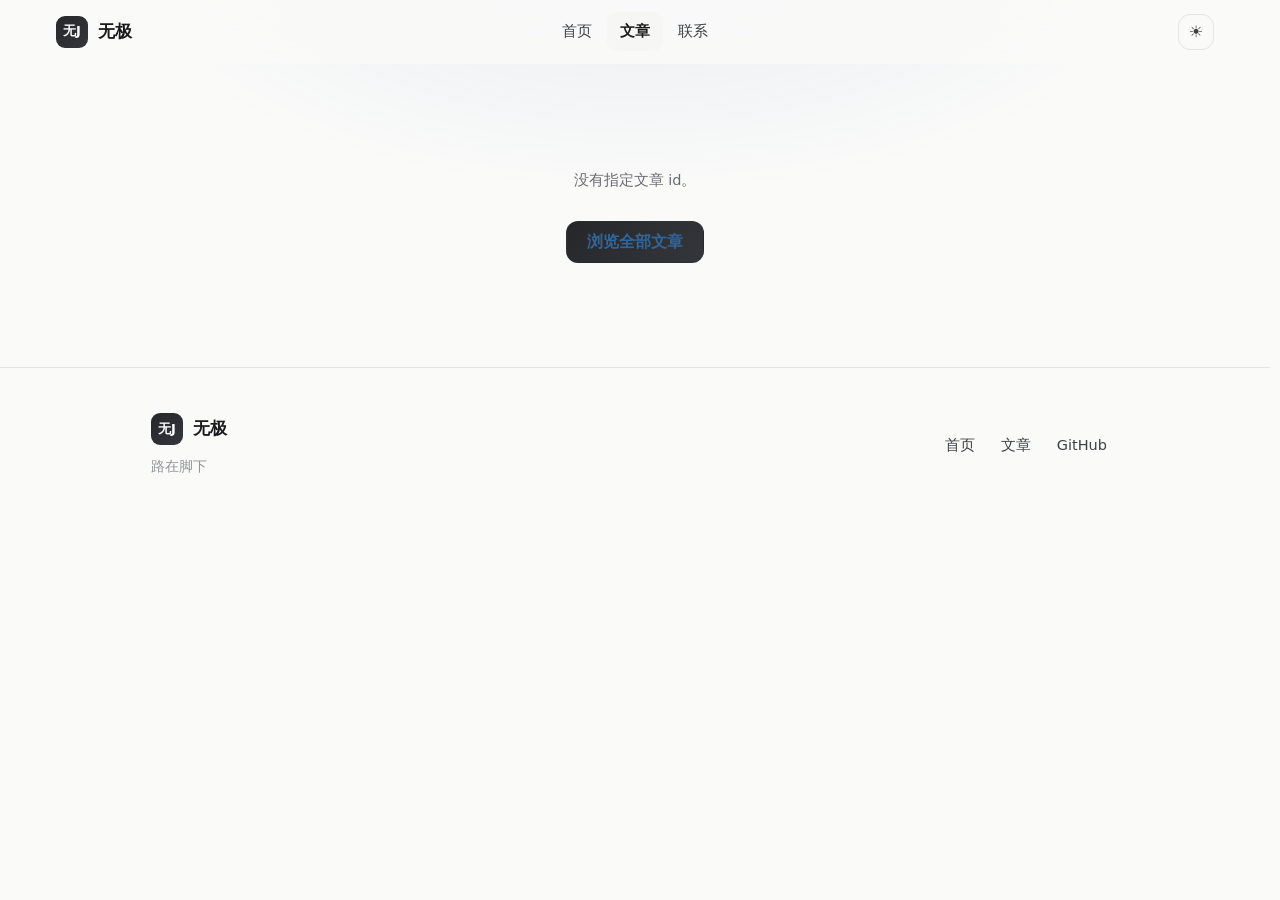
<file: article.html>
<!DOCTYPE html>
<html lang="zh-CN" data-theme="dark">
<head>
    <meta charset="UTF-8" />
    <meta name="viewport" content="width=device-width, initial-scale=1.0, viewport-fit=cover" />
    <title>文章 · 无极</title>
    <meta name="description" content="无极的博客文章" />
    <meta name="theme-color" content="#101114" media="(prefers-color-scheme: dark)" />
    <meta name="theme-color" content="#fafaf9" media="(prefers-color-scheme: light)" />
    <meta property="og:type" content="article" />
    <meta property="og:title" content="文章 · 无极" />
    <meta property="og:description" content="无极的博客文章" />
    <link rel="icon" href="data:image/svg+xml,%3Csvg xmlns='http://www.w3.org/2000/svg' viewBox='0 0 100 100'%3E%3Crect width='100' height='100' rx='22' fill='%23101114'/%3E%3Ctext x='50' y='71' font-size='58' font-weight='600' text-anchor='middle' fill='%23f2f2f2' font-family='PingFang SC,Microsoft YaHei,sans-serif'%3E%E6%97%A0%3C/text%3E%3C/svg%3E" />
    <link rel="stylesheet" href="assets/css/site.css" />
    <link rel="stylesheet" href="assets/css/articles.css" />
    <link rel="stylesheet" href="assets/css/motion.css" />
    <!-- 公式样式随页面一起到位（data-wj-katex 让 math.js 跳过重复注入），
         并预取 KaTeX 脚本，让公式在正文渲染完时就已就绪，不再二次重排 -->
    <link rel="stylesheet" href="vendor/katex/katex.min.css" data-wj-katex />
    <link rel="preload" as="script" href="vendor/katex/katex.min.js" />
    <script>
        (function () {
            try {
                var saved = localStorage.getItem('wj-theme');
                var sysDark = window.matchMedia('(prefers-color-scheme: dark)').matches;
                document.documentElement.setAttribute('data-theme', saved || (sysDark ? 'dark' : 'light'));
            } catch (e) {}
        })();
    </script>
</head>
<body>
    <a class="skip-link" href="#mainContent">跳到主要内容</a>
    <div class="bg-fx" aria-hidden="true"></div>
    <div class="progress" id="readingProgress"></div>

    <nav class="nav" id="nav">
        <a class="brand" href="index.html">
            <span class="mark">无J</span>
            <span>无极</span>
        </a>
        <div class="nav-links">
            <a href="index.html">首页</a>
            <a href="articles.html">文章</a>
            <a href="index.html#contact">联系</a>
        </div>
        <div class="nav-right">
            <button class="theme-toggle" id="themeToggle" aria-label="切换主题" title="切换深浅色">☾</button>
            <button class="nav-toggle" id="navToggle" aria-label="打开菜单" aria-expanded="false" aria-controls="mobileMenu">☰</button>
        </div>
    </nav>
    <div class="mobile-menu" id="mobileMenu">
        <a href="index.html">首页</a>
        <a href="articles.html">文章</a>
        <a href="index.html#contact">联系</a>
    </div>

    <main class="wrap article-page" id="mainContent">
        <header class="article-head" id="articleHead" hidden>
            <div class="article-tags" id="articleTags"></div>
            <h1 id="articleTitle"></h1>
            <div class="article-sub" id="articleSub"></div>
        </header>

        <div class="article-layout">
            <article class="prose" id="articleBody" aria-live="polite"></article>
            <aside class="toc" id="toc" hidden aria-label="目录">
                <div class="toc-head">
                    <h4>目录</h4>
                    <button class="toc-all" id="tocToggleAll" type="button" aria-label="收起全部子目录">收起全部</button>
                </div>
                <nav id="tocNav"></nav>
            </aside>
        </div>

        <div class="article-foot" id="articleFoot" hidden>
            <div class="post-tags" id="footTags"></div>
            <div class="article-actions">
                <button class="btn btn-ghost btn-sm" id="copyLinkBtn" type="button">复制链接</button>
                <button class="btn btn-ghost btn-sm" id="copyMdBtn" type="button">复制 Markdown</button>
                <button class="btn btn-ghost btn-sm" id="pdfBtn" type="button"
                    title="打开打印对话框，把「目标」选成「另存为 PDF」">导出 PDF</button>
                <button class="btn btn-ghost btn-sm" id="toTopBtn" type="button">回到顶部</button>
                <a class="btn btn-ghost btn-sm" href="articles.html">返回列表</a>
            </div>
        </div>

        <!-- 加载 / 未找到 -->
        <div class="empty" id="stateBox">
            <p id="stateText">正在加载文章…</p>
            <div class="cta" id="stateActions" style="justify-content:center;margin-top:18px" hidden>
                <a class="btn btn-primary" href="articles.html">浏览全部文章</a>
            </div>
        </div>
    </main>

    <footer class="footer reveal">
        <div class="wrap footer-inner">
            <div class="f-brand">
                <a class="brand" href="index.html">
                    <span class="mark">无J</span>
                    <span>无极</span>
                </a>
                <p>路在脚下</p>
            </div>
            <nav class="f-links" aria-label="页脚导航">
                <a href="index.html">首页</a>
                <a href="articles.html">文章</a>
                <a href="https://github.com/wuji4301" target="_blank" rel="noopener">GitHub</a>
            </nav>
        </div>
    </footer>

    <button class="to-top" id="toTop" aria-label="返回顶部">↑</button>

    <!-- 文章数据：用 script 标签载入，file:// 直接打开也能读到。
         defer 让这几个脚本并行下载、按序执行，不再一个等一个。 -->
    <script defer src="articles-data.js"></script>
    <script defer src="assets/js/blog.js"></script>
    <script defer src="assets/js/markdown.js"></script>
    <script defer src="assets/js/math.js"></script>
    <script defer src="assets/js/ui.js"></script>
    <script defer src="assets/js/site.js"></script>
    <script defer src="assets/js/export-pdf.js"></script>
    <script>
        // defer 脚本在 DOMContentLoaded 之前按序执行完，因此这里各模块都已就位
        document.addEventListener('DOMContentLoaded', function () {
            'use strict';
            var Blog = window.WJBlog;
            var MD = window.WJMarkdown;
            var UI = window.WJUI;

            // 公式引擎先开始下载：等正文渲染完时基本已就绪
            window.WJMath.load();

            var mainEl = document.getElementById('mainContent');

            /** 正文就绪后让整篇淡入（.article-page → .article-ready 的过渡写在 articles.css） */
            function revealArticle() {
                // 元素刚从 [hidden] 恢复的那一帧改样式不会触发过渡，等一帧再切到可见
                requestAnimationFrame(function () {
                    requestAnimationFrame(function () {
                        mainEl.classList.add('article-ready');
                    });
                });
            }

            WJSite.initCommon();

            var bodyEl = document.getElementById('articleBody');
            var headEl = document.getElementById('articleHead');
            var titleEl = document.getElementById('articleTitle');
            var subEl = document.getElementById('articleSub');
            var tagsEl = document.getElementById('articleTags');
            var footEl = document.getElementById('articleFoot');
            var footTags = document.getElementById('footTags');
            var tocEl = document.getElementById('toc');
            var tocNav = document.getElementById('tocNav');
            var stateBox = document.getElementById('stateBox');
            var stateText = document.getElementById('stateText');
            var stateActions = document.getElementById('stateActions');

            function fail(msg, actions) {
                stateBox.hidden = false;
                stateText.textContent = msg;
                stateActions.hidden = !actions;
            }

            function tagHTML(t) {
                return '<a class="tag" href="' + Blog.tagURL(t) + '">' + Blog.esc(t) + '</a>';
            }

            /**
             * 把扁平的目录数据 [{level,text,id}] 整理成「主 / 次」嵌套结构：
             * 比它浅的最近一个标题作为父级，更深的标题收进父级的子列表。
             * 这样一级标题是独立的主条目，二级、三级依次缩进为次条目，
             * 而不是全部平铺成一长串 —— 层级关系一眼可读。
             *
             * 有子项的条目带一个折叠按钮（.toc-toggle）：点它给条目加上 .collapsed，
             * 子列表随之隐藏；重新展开时子列表淡入，不做高度动画。
             */
            function tocHTML(toc) {
                var roots = [], stack = [];
                toc.forEach(function (t) {
                    var node = { level: t.level, id: t.id, text: t.text, children: [] };
                    // 弹出比当前更深的层级，栈顶就是它最近的父级（可能为空 → 顶层条目）
                    while (stack.length && stack[stack.length - 1].level >= node.level) stack.pop();
                    (stack.length ? stack[stack.length - 1].children : roots).push(node);
                    stack.push(node);
                });
                function renderList(nodes, depth) {
                    return '<ul class="toc-list ' + (depth ? 'toc-sub' : 'toc-root') + '">' +
                        nodes.map(function (n) {
                            var kids = n.children.length > 0;
                            return '<li class="toc-item' + (kids ? ' has-kids' : '') + '">' +
                                '<a class="lv' + n.level + '" href="#' + Blog.esc(n.id) + '">' +
                                Blog.esc(n.text) + '</a>' +
                                (kids
                                    ? '<button class="toc-toggle" type="button" aria-expanded="true"' +
                                      ' aria-label="收起子目录" title="收起子目录"></button>' +
                                      renderList(n.children, depth + 1)
                                    : '') +
                                '</li>';
                        }).join('') + '</ul>';
                }
                return renderList(roots, 0);
            }

            function renderArticle(a) {
                document.title = a.title + ' · 无极';
                var desc = a.summary || Blog.plainText(a.body).slice(0, 120);
                setMeta('name', 'description', desc);
                setMeta('property', 'og:title', a.title);
                setMeta('property', 'og:description', desc);

                stateBox.hidden = true;
                headEl.hidden = false;
                footEl.hidden = false;

                titleEl.textContent = a.title;
                tagsEl.innerHTML = a.tags.map(tagHTML).join('');
                footTags.innerHTML = a.tags.map(tagHTML).join('');

                subEl.innerHTML =
                    '<span>' + Blog.esc(Blog.fmtDate(a.updatedAt, true)) + '</span>' +
                    '<span class="dot">·</span><span>' + Blog.wordCount(a) + ' 字</span>' +
                    '<span class="dot">·</span><span>约 ' + Blog.readMinutes(a) + ' 分钟</span>';

                // 渲染正文并做增强处理：代码高亮、公式排版、目录
                bodyEl.innerHTML = a.format === 'html' ? a.body : MD.render(a.body || '');
                WJSite.initCodeCopy(bodyEl);
                window.WJMath.renderIn(bodyEl).then(function (r) {
                    if (r && r.failed && !window.WJMath.isReady()) {
                        console.warn('[文章页] KaTeX 未能加载，公式以源码显示');
                    }
                });

                var toc = MD.extractTOC(a.body || '');
                if (toc.length >= 2) {
                    tocEl.hidden = false;
                    tocNav.innerHTML = tocHTML(toc);
                    WJSite.initTOC(bodyEl, tocEl);
                } else {
                    tocEl.hidden = true;
                }

                document.getElementById('copyLinkBtn').onclick = function () {
                    UI.copy(location.href).then(function (ok) {
                        UI.toast(ok ? '链接已复制' : '复制失败，请手动复制地址栏', ok ? 'ok' : 'err');
                    });
                };
                document.getElementById('copyMdBtn').onclick = function () {
                    UI.copy(a.body || '').then(function (ok) {
                        UI.toast(ok ? 'Markdown 已复制' : '复制失败', ok ? 'ok' : 'err');
                    });
                };
                document.getElementById('pdfBtn').onclick = function () { exportPDF(a); };
                document.getElementById('toTopBtn').onclick = function () { WJSite.scrollToTop(); };

                revealArticle();
            }

            /**
             * 导出 PDF：把页面上已经渲染好的正文交给打印层，再在打印对话框里
             * 选「另存为 PDF」。公式与图片此时都已就位，直接复用即可。
             */
            function exportPDF(a) {
                window.WJExportPDF.print({
                    site: '无极',
                    title: a.title,
                    summary: a.summary,
                    cover: a.cover,
                    tags: a.tags,
                    meta: [
                        Blog.fmtDate(a.updatedAt, true),
                        Blog.wordCount(a) + ' 字',
                        '约 ' + Blog.readMinutes(a) + ' 分钟'
                    ],
                    bodyHTML: bodyEl.innerHTML,
                    url: location.href
                }).then(function (ok) {
                    if (!ok) UI.toast('当前浏览器不支持打印，请用 Ctrl/⌘ + P 手动导出', 'err', 3200);
                });
            }

            function setMeta(attr, name, value) {
                var el = document.querySelector('meta[' + attr + '="' + name + '"]');
                if (el) el.setAttribute('content', value);
            }

            /* ------------------------------------------------------ 启动 */

            var q = function (name) {
                var m = new RegExp('[?&]' + name + '=([^&]+)').exec(location.search);
                return m ? decodeURIComponent(m[1]) : '';
            };
            var key = q('id') || q('slug');

            if (!key) {
                stateText.textContent = '没有指定文章 id。';
                stateActions.hidden = false;
            } else {
                Blog.get(key).then(function (a) {
                    if (!a) { fail('没有找到这篇文章（' + key + '）。它可能已被移除或改名。', true); return; }
                    renderArticle(a);
                }).catch(function (err) {
                    fail('加载失败：' + err.message, true);
                });
            }
        });
    </script>
</body>
</html>
</file>
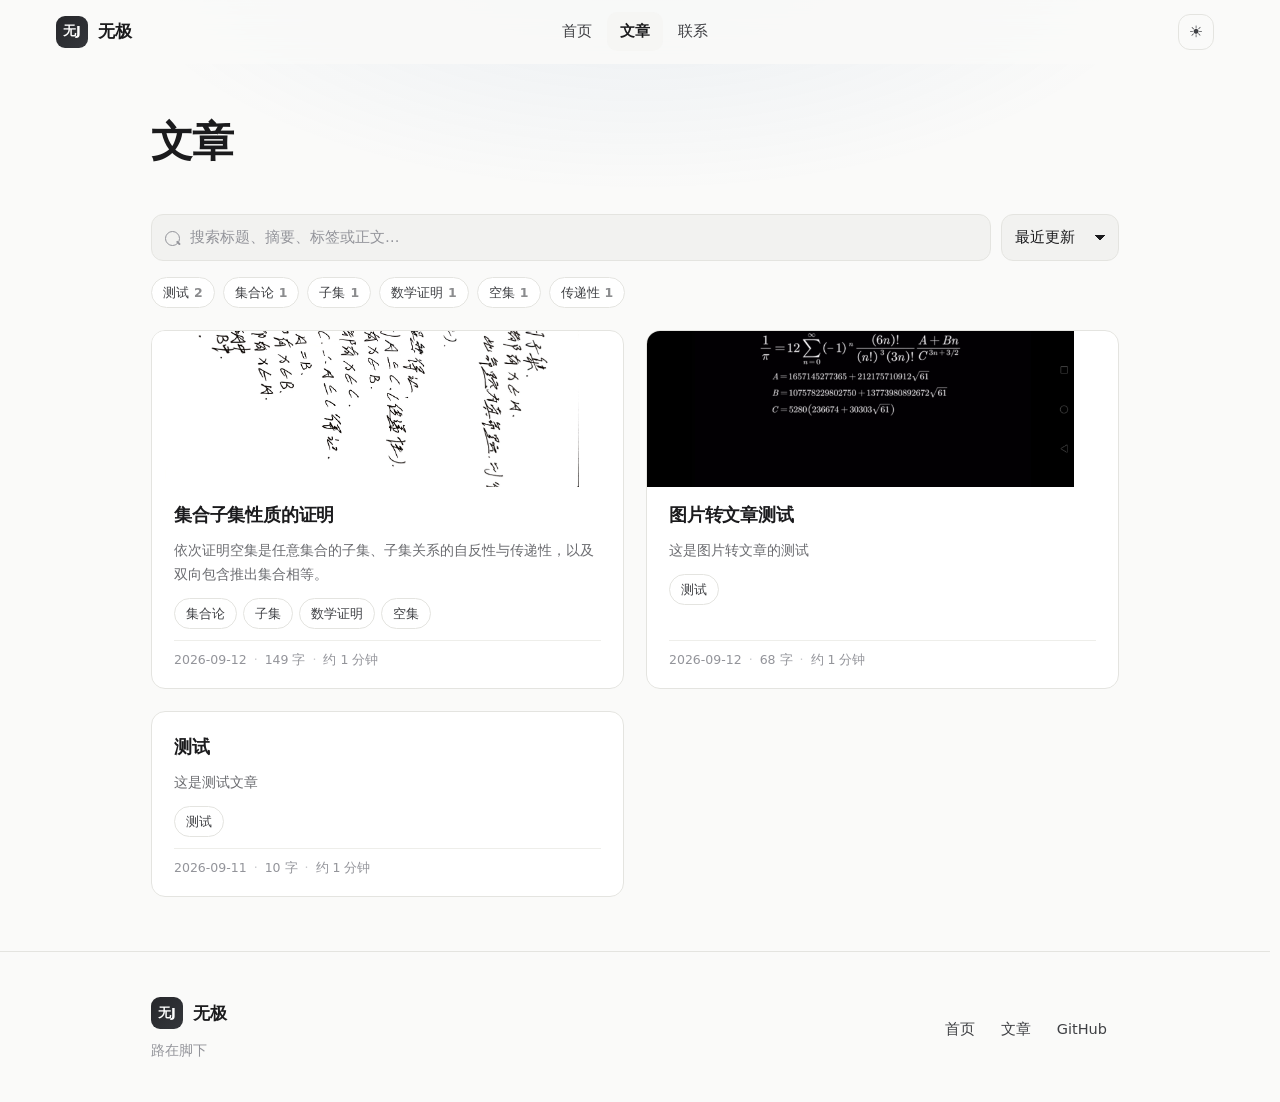
<file: articles.html>
<!DOCTYPE html>
<html lang="zh-CN" data-theme="dark">
<head>
    <meta charset="UTF-8" />
    <meta name="viewport" content="width=device-width, initial-scale=1.0, viewport-fit=cover" />
    <title>文章 · 无极</title>
    <meta name="description" content="无极的文章列表：技术笔记、数学推导与随手记录" />
    <meta name="theme-color" content="#101114" media="(prefers-color-scheme: dark)" />
    <meta name="theme-color" content="#fafaf9" media="(prefers-color-scheme: light)" />
    <meta property="og:type" content="website" />
    <meta property="og:title" content="文章 · 无极" />
    <meta property="og:description" content="无极的文章列表：技术笔记、数学推导与随手记录" />
    <link rel="icon" href="data:image/svg+xml,%3Csvg xmlns='http://www.w3.org/2000/svg' viewBox='0 0 100 100'%3E%3Crect width='100' height='100' rx='22' fill='%23101114'/%3E%3Ctext x='50' y='71' font-size='58' font-weight='600' text-anchor='middle' fill='%23f2f2f2' font-family='PingFang SC,Microsoft YaHei,sans-serif'%3E%E6%97%A0%3C/text%3E%3C/svg%3E" />
    <link rel="stylesheet" href="assets/css/site.css" />
    <link rel="stylesheet" href="assets/css/articles.css" />
    <link rel="stylesheet" href="assets/css/motion.css" />
    <script>
        // 防首屏闪烁（FOUC）：在 <body> 解析前定好主题
        (function () {
            try {
                var saved = localStorage.getItem('wj-theme');
                var sysDark = window.matchMedia('(prefers-color-scheme: dark)').matches;
                document.documentElement.setAttribute('data-theme', saved || (sysDark ? 'dark' : 'light'));
            } catch (e) {}
        })();
    </script>
</head>
<body>
    <a class="skip-link" href="#mainContent">跳到主要内容</a>
    <div class="bg-fx" aria-hidden="true"></div>
    <div class="progress" id="readingProgress"></div>

    <nav class="nav" id="nav">
        <a class="brand" href="index.html">
            <span class="mark">无J</span>
            <span>无极</span>
        </a>
        <div class="nav-links">
            <a href="index.html">首页</a>
            <a href="#mainContent">文章</a>
            <a href="index.html#contact">联系</a>
        </div>
        <div class="nav-right">
            <button class="theme-toggle" id="themeToggle" aria-label="切换主题" title="切换深浅色">☾</button>
            <button class="nav-toggle" id="navToggle" aria-label="打开菜单" aria-expanded="false" aria-controls="mobileMenu">☰</button>
        </div>
    </nav>
    <div class="mobile-menu" id="mobileMenu">
        <a href="index.html">首页</a>
        <a href="#mainContent">文章</a>
        <a href="index.html#contact">联系</a>
    </div>

    <main class="wrap" id="mainContent">
        <header class="page-head reveal">
            <div class="head-row">
                <div>
                    <h1>文章</h1>
                </div>
            </div>
        </header>

        <!-- 搜索 / 排序 -->
        <div class="list-toolbar reveal" style="--rd:.06s">
            <div class="search-box">
                <input class="input" id="searchInput" type="search" placeholder="搜索标题、摘要、标签或正文…" aria-label="搜索文章">
            </div>
            <select class="select" id="sortSelect" aria-label="排序方式">
                <option value="updated">最近更新</option>
                <option value="created">创建时间</option>
                <option value="title">标题</option>
            </select>
        </div>

        <div class="tag-filter" id="tagFilter" hidden></div>

        <div class="post-grid" id="postGrid" aria-live="polite"></div>

        <!-- 空态 -->
        <div class="empty" id="emptyBox" hidden>
            <p id="emptyText">还没有文章。</p>
        </div>

        <div class="notice" id="repoWarn" hidden style="margin-top:26px">
            <div>
                文章数据来源于 <code>articles/index.json</code>。若这里没有列出文章，请确认仓库
                <code>articles/</code> 目录下存在清单文件与对应的文章 JSON。
            </div>
        </div>
    </main>

    <footer class="footer reveal">
        <div class="wrap footer-inner">
            <div class="f-brand">
                <a class="brand" href="index.html">
                    <span class="mark">无J</span>
                    <span>无极</span>
                </a>
                <p>路在脚下</p>
            </div>
            <nav class="f-links" aria-label="页脚导航">
                <a href="index.html">首页</a>
                <a href="articles.html">文章</a>
                <a href="https://github.com/wuji4301" target="_blank" rel="noopener">GitHub</a>
            </nav>
        </div>
    </footer>

    <button class="to-top" id="toTop" aria-label="返回顶部">↑</button>

    <script src="articles-data.js"></script>
    <script src="assets/js/blog.js"></script>
    <script src="assets/js/site.js"></script>
    <script>
        (function () {
            'use strict';
            var Blog = window.WJBlog;

            WJSite.initCommon();

            var grid = document.getElementById('postGrid');
            var emptyBox = document.getElementById('emptyBox');
            var emptyText = document.getElementById('emptyText');
            var tagFilter = document.getElementById('tagFilter');
            var searchInput = document.getElementById('searchInput');
            var sortSelect = document.getElementById('sortSelect');
            var repoWarn = document.getElementById('repoWarn');

            var all = [];             // 全部已发布文章
            var activeTags = [];      // 选中的标签（多选）
            var query = '';
            var firstPaint = true;    // 首屏用较长的错落动画，之后用短促的过渡
            var cardSeq = 0;
            var lastSig = null;       // 上一次渲染的列表指纹，用来跳过无谓的 DOM 重建

            function currentList() {
                var q = query.trim().toLowerCase();
                var tags = activeTags;
                var list = all.filter(function (a) {
                    if (tags.length && !tags.every(function (t) { return a.tags.indexOf(t) !== -1; })) return false;
                    if (!q) return true;
                    return Blog.haystack(a).indexOf(q) !== -1;
                });
                var mode = sortSelect.value;
                list.sort(function (x, y) {
                    if (!!y.pinned !== !!x.pinned) return (y.pinned ? 1 : 0) - (x.pinned ? 1 : 0);
                    if (mode === 'title') return x.title.localeCompare(y.title, 'zh-Hans-CN');
                    if (mode === 'created') return String(y.createdAt).localeCompare(String(x.createdAt));
                    return String(y.updatedAt).localeCompare(String(x.updatedAt));
                });
                return list;
            }

            function renderTagFilter() {
                var counts = {};
                all.forEach(function (a) {
                    a.tags.forEach(function (t) { counts[t] = (counts[t] || 0) + 1; });
                });
                var tags = Object.keys(counts).sort(function (a, b) { return counts[b] - counts[a]; });
                if (!tags.length) { tagFilter.hidden = true; return; }
                tagFilter.hidden = false;
                tagFilter.innerHTML = tags.map(function (t) {
                    return '<button type="button" class="tag' + (activeTags.indexOf(t) !== -1 ? ' on' : '') +
                        '" data-tag="' + Blog.esc(t) + '">' + Blog.esc(t) +
                        ' <span style="opacity:.6">' + counts[t] + '</span></button>';
                }).join('');
            }

            /* 重排位移（FLIP）

               改排序或切标签会整块重建列表，位置其实没变的卡片也跟着重播一次入场，
               看起来像整页刷新。这里在重建前记下每张卡片的矩形，重建后让"上一版就在、
               这一版还在"的卡片从旧位置滑到新位置 —— 只有真正新出现的卡片才播入场。
               同一批内容只是换了位置，就该看起来是"移动"，而不是"重新来过"。

               用 href 做身份键：它由 articleURL(a) 生成，同一篇文章必然得到同一个值。
               位移交给 WAAPI：它自己合成这一层的 transform，不用挂 will-change，
               也不会和 .card-in 的 CSS 动画抢同一个属性（留下的卡片根本不挂 .card-in）。 */
            function captureRects() {
                var map = {};
                Array.prototype.forEach.call(grid.children, function (el) {
                    if (el.classList && el.classList.contains('post-card')) {
                        map[el.getAttribute('href')] = el.getBoundingClientRect();
                    }
                });
                return map;
            }

            function playFlip(before) {
                var moves = [];
                Array.prototype.forEach.call(grid.children, function (el) {
                    var from = before[el.getAttribute && el.getAttribute('href')];
                    if (!from || !el.animate) return;
                    var to = el.getBoundingClientRect();
                    var dx = from.left - to.left;
                    var dy = from.top - to.top;
                    if (!dx && !dy) return;              // 没挪窝的不用动
                    moves.push([el, dx, dy]);
                });
                for (var i = 0; i < moves.length; i++) {
                    moves[i][0].animate([
                        { transform: 'translate(' + moves[i][1] + 'px,' + moves[i][2] + 'px)' },
                        { transform: 'none' }
                    ], { duration: 340, easing: 'cubic-bezier(.16,1,.3,1)' });
                }
            }

            function render() {
                var list = currentList();
                var sig = list.map(function (a) { return a.id || a.slug || a.title; }).join('\u0001');

                // 列表没有实质变化（例如输入后又删回原样、切标签但结果一致）时直接跳过
                // DOM 重建：省掉图片的重新解码与整块重排，标签按钮的状态照常刷新。
                if (sig !== lastSig) {
                    lastSig = sig;
                    var entering = firstPaint;
                    firstPaint = false;
                    cardSeq = 0;
                    // 首屏错落 40ms（最多 8 档），二次筛选收紧到 22ms（最多 6 档）：
                    // 输入时的反馈要快，又保留一点自上而下的方向感。
                    var step = entering ? 40 : 22;
                    var cap = entering ? 8 : 6;
                    // 首屏没有"上一版"可比，自然不做位移
                    var before = entering ? null : captureRects();
                    grid.innerHTML = list.map(function (a) {
                        // 上次就在、这次还在的卡片走位移过渡，不播入场
                        if (before && before[Blog.articleURL(a)])
                            return Blog.cardHTML(a, { animate: false });
                        // 新出现的才排进错落；序号只给它们递增，不被留下的卡片占位
                        return Blog.cardHTML(a, {
                            animate: true,
                            quick: !entering,
                            delay: Math.min(cardSeq++, cap) * step
                        });
                    }).join('');
                    if (before) playFlip(before);
                    emptyBox.hidden = list.length > 0;
                    if (!list.length) {
                        emptyText.textContent = all.length
                            ? '没有匹配的文章，换个关键词或取消标签筛选试试。'
                            : '还没有文章。把文章 JSON 放进 articles/ 目录并更新 articles/index.json 后即可显示。';
                    }
                }
                renderTagFilter();
            }

            tagFilter.addEventListener('click', function (e) {
                var b = e.target.closest('[data-tag]');
                if (!b) return;
                var t = b.dataset.tag;
                var i = activeTags.indexOf(t);
                if (i === -1) activeTags.push(t); else activeTags.splice(i, 1);
                render();
            });

            var searchTimer = 0;
            searchInput.addEventListener('input', function () {
                clearTimeout(searchTimer);
                searchTimer = setTimeout(function () { query = searchInput.value; render(); }, 120);
            });
            sortSelect.addEventListener('change', render);

            // 支持 ?tag=xxx 直达筛选
            var m = /[?&]tag=([^&]+)/.exec(location.search);
            if (m) { activeTags = [decodeURIComponent(m[1])]; }

            Blog.list().then(function (posts) {
                all = posts;
                repoWarn.hidden = all.length > 0;
                render();
            }).catch(function (err) {
                grid.innerHTML = '';
                emptyBox.hidden = false;
                emptyText.textContent = '加载失败：' + err.message;
            });
        })();
    </script>
</body>
</html>
</file>
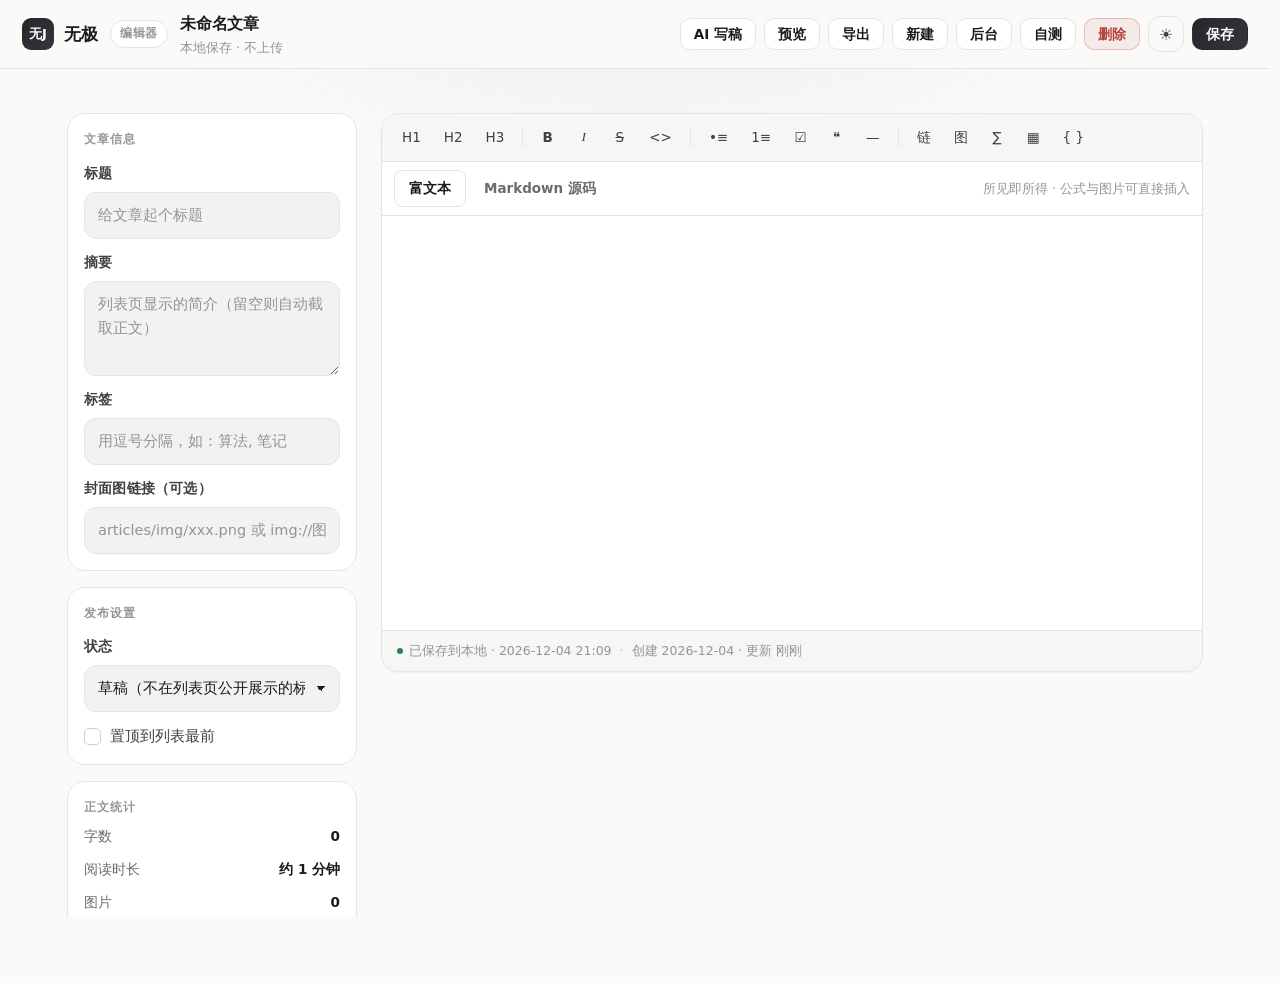
<file: admin/editor.html>
<!DOCTYPE html>
<html lang="zh-CN" data-theme="dark">
<head>
    <meta charset="UTF-8" />
    <meta name="viewport" content="width=device-width, initial-scale=1.0, viewport-fit=cover" />
    <title>编辑器 · 无极博客</title>
    <meta name="description" content="本地文章编辑器：Markdown、LaTeX 公式、代码高亮与图片" />
    <meta name="theme-color" content="#101114" media="(prefers-color-scheme: dark)" />
    <meta name="theme-color" content="#fafaf9" media="(prefers-color-scheme: light)" />
    <meta name="robots" content="noindex" />
    <link rel="icon" href="data:image/svg+xml,%3Csvg xmlns='http://www.w3.org/2000/svg' viewBox='0 0 100 100'%3E%3Crect width='100' height='100' rx='22' fill='%23101114'/%3E%3Ctext x='50' y='71' font-size='58' font-weight='600' text-anchor='middle' fill='%23f2f2f2' font-family='PingFang SC,Microsoft YaHei,sans-serif'%3E%E6%97%A0%3C/text%3E%3C/svg%3E" />
    <link rel="stylesheet" href="../assets/css/site.css" />
    <link rel="stylesheet" href="../assets/css/articles.css" />
    <link rel="stylesheet" href="admin.css" />
    <script>
        // 防首屏闪烁（FOUC）：在 <body> 解析前定好主题
        (function () {
            try {
                var saved = localStorage.getItem('wj-theme');
                var sysDark = window.matchMedia('(prefers-color-scheme: dark)').matches;
                document.documentElement.setAttribute('data-theme', saved || (sysDark ? 'dark' : 'light'));
            } catch (e) {}
        })();
    </script>
</head>
<body>
    <div class="bg-fx no-grid" aria-hidden="true"></div>
    <a class="skip-link" href="#editorHost">跳到编辑器</a>

    <!-- 编辑器复用后台顶栏，保持与管理页面一致的观感 -->
    <header class="admin-top admin-top--editor">
        <div class="admin-top-lead">
            <a class="brand" href="index.html">
                <span class="mark">无J</span>
                <span>无极</span>
            </a>
            <span class="admin-side-tag">编辑器</span>
            <div class="admin-crumb">
                <b id="editorTitle">新文章</b>
                <span id="editorStatus">本地保存 · 不上传</span>
            </div>
        </div>
        <div class="admin-top-actions">
            <button class="btn btn-ghost btn-sm" id="aiBtn" type="button">AI 写稿</button>
            <button class="btn btn-ghost btn-sm" id="previewBtn" type="button">预览</button>
            <button class="btn btn-ghost btn-sm" id="exportBtn" type="button">导出</button>
            <button class="btn btn-ghost btn-sm" id="newBtn" type="button">新建</button>
            <button class="btn btn-ghost btn-sm" id="listBtn" type="button">后台</button>
            <button class="btn btn-ghost btn-sm" id="selftestBtn" type="button">自测</button>
            <button class="btn btn-danger btn-sm" id="deleteBtn" type="button" hidden>删除</button>
            <button class="theme-toggle" id="themeToggle" aria-label="切换主题" title="切换深浅色">☾</button>
            <button class="btn btn-primary btn-sm" id="saveTopBtn" type="button">保存</button>
        </div>
    </header>

    <main class="admin-content admin-content--editor">
        <div class="notice" id="originNotice" hidden style="margin-bottom:16px">
            <div>
                这篇文章来自仓库（所有访客可见）。你在这里的修改会保存为<b>本地副本</b>并覆盖显示，
                不会影响仓库文件；导出后提交即可正式更新。
            </div>
        </div>

        <div id="editorHost"></div>
    </main>

    <!-- 文章数据：用 script 标签载入（file:// 直接打开也能读到；编辑器本身不依赖它） -->
    <script src="../articles-data.js" data-wj-asset-base="../"></script>
    <script src="../assets/js/store.js"></script>
    <script src="../assets/js/markdown.js"></script>
    <script src="../assets/js/math.js"></script>
    <script src="../assets/js/convert.js"></script>
    <script src="../assets/js/ui.js"></script>
    <script src="../assets/js/site.js"></script>
    <script src="../assets/js/export-pdf.js"></script>
    <script src="../assets/js/editor.js"></script>
    <!-- AI 模块只在后台页面加载，公开页不引入（见 tools/test-assets.mjs） -->
    <script src="js/ai.js"></script>
    <script src="js/editor-page.js"></script>
</body>
</html>
</file>
<file: assets/css/site.css>
/* ==========================================================================
   无极博客 · 共享设计系统
   --------------------------------------------------------------------------
   供公开页面（index / articles / article）与本地管理系统（admin/*）共用。
   层次：设计令牌 → 基础重置 → 背景层 → 导航 → 容器 → 按钮 → 表单
        → 标签徽标 → 卡片 → 页脚 → 浮动控件 → 提示空态 → 弹窗 → 反馈

   设计取向：
   · 中性灰底色 + 单一强调色，不靠霓虹渐变制造"科技感"；
   · 层级用字重 / 字号 / 间距 / 描边区分，而不是发光与投影；
   · 交互只保留必要的即时反馈（颜色、描边、轻微按压），不做位移与跟随；
   · 暗色与亮色是两套完整令牌，而不是简单的反色。
   ========================================================================== */

/* ==========================================================================
   1. 设计令牌
   ========================================================================== */

:root,
[data-theme="dark"] {
    color-scheme: dark;

    /* 布局 */
    --nav-h: 64px;
    --wrap: 1080px;
    --wrap-narrow: 720px;

    /* 表面层次：从页面底色到浮起面板，逐级变亮 */
    --bg: #101114;
    --bg-soft: #17181c;
    --surface-1: rgba(255, 255, 255, 0.040);
    --surface-2: rgba(255, 255, 255, 0.070);
    --surface-3: rgba(255, 255, 255, 0.105);
    /* 表单控件底色。暗色下与 surface-1 同色就够（轻浮起）；
       亮色下必须比页面底色深一点 —— 否则输入框与下拉是一块纯白，
       在 #fafaf9 的页面上反而比页面更亮，看着"发白"。 */
    --field-bg: rgba(255, 255, 255, 0.040);
    /* 下拉展开后弹层的底色。这里必须是不透明色：原生弹层会拿 select 自身的
       背景当底色，而 select 是半透明的，半透明衬到弹层上会翻成一片白。 */
    --field-menu-bg: #17181c;
    --panel: var(--surface-2);
    --panel-hover: var(--surface-3);
    --panel-solid: #17181c;

    /* 描边 */
    --border: rgba(255, 255, 255, 0.10);
    --border-soft: rgba(255, 255, 255, 0.06);
    --border-strong: rgba(255, 255, 255, 0.20);

    /* 文字（四级层次） */
    --text: #ececed;
    --text-2: #c3c4c9;
    --text-muted: #93949a;
    --text-faint: #7c7d84;

    /* 主题色（单一强调色） */
    --accent: #7c9ed6;
    --accent-2: #a8c4ea;
    --accent-3: #c6a0d8;
    --accent-soft: rgba(124, 158, 214, 0.14);
    --glow: rgba(124, 158, 214, 0.22);
    --grid-line: rgba(255, 255, 255, 0.04);
    --nav-bg: rgba(16, 17, 20, 0.86);

    /* 语义色 */
    --danger: #e0797c;
    --danger-soft: rgba(224, 121, 124, 0.13);
    --ok: #67c48f;
    --ok-soft: rgba(103, 196, 143, 0.13);
    --warn: #d9a441;
    --warn-soft: rgba(217, 164, 65, 0.13);
    --info: #7cafdd;
    --info-soft: rgba(124, 175, 221, 0.13);
    --info-border: rgba(124, 175, 221, 0.32);
    --ok-border: rgba(103, 196, 143, 0.30);
    --danger-border: rgba(224, 121, 124, 0.32);
    --warn-border: rgba(217, 164, 65, 0.32);
    --link-underline: rgba(168, 196, 234, 0.45);

    /* 代码 */
    --code-bg: rgba(255, 255, 255, 0.055);
    --code-head: rgba(255, 255, 255, 0.035);

    /* 阴影（三级，克制到只用于"浮起"语义） */
    --shadow-sm: 0 1px 2px rgba(0, 0, 0, 0.30);
    --shadow-md: 0 8px 24px -14px rgba(0, 0, 0, 0.62);
    --shadow: 0 24px 56px -28px rgba(0, 0, 0, 0.72);
    --glow-sm: 0 1px 2px rgba(0, 0, 0, 0.35);
    --glow-md: 0 6px 20px -12px rgba(0, 0, 0, 0.60);

    /* 强调面（按钮、徽标）的底色与其上的文字色。
       渐变两端刻意取同色系近似值——视觉上是"实心面"，
       但仍满足工具链对渐变端点的对比度校验。 */
    --grad-a: #e9eaed;
    --grad-b: #d9dbdf;
    --grad-c: #c9ccd2;
    --grad-accent: linear-gradient(135deg, var(--grad-a), var(--grad-b));
    --grad-brand: linear-gradient(135deg, var(--grad-a), var(--grad-b));
    --grad-line: linear-gradient(90deg, transparent, var(--border-strong), transparent);
    --on-grad: #17181c;
}

[data-theme="light"] {
    color-scheme: light;

    --bg: #fafaf9;
    --bg-soft: #f2f2f0;
    --surface-1: #ffffff;
    --surface-2: #f6f6f4;
    --surface-3: #ffffff;
    --field-bg: #f2f2f0;
    --field-menu-bg: #f2f2f0;
    --panel: var(--surface-2);
    --panel-hover: var(--surface-3);
    --panel-solid: #ffffff;

    --border: #e4e4e0;
    --border-soft: #eeeeea;
    --border-strong: #cfcfc9;

    --text: #1b1b1d;
    --text-2: #3f4044;
    --text-muted: #6b6c70;
    --text-faint: #93949a;

    --accent: #3b6ea8;
    --accent-2: #326699;
    --accent-3: #8a5aa8;
    --accent-soft: rgba(59, 110, 168, 0.09);
    --glow: rgba(59, 110, 168, 0.16);
    --grid-line: rgba(20, 20, 30, 0.04);
    --nav-bg: rgba(250, 250, 249, 0.88);

    --danger: #b4433c;
    --danger-soft: rgba(180, 67, 60, 0.09);
    --ok: #2f7d57;
    --ok-soft: rgba(47, 125, 87, 0.09);
    --warn: #8a6212;
    --warn-soft: rgba(138, 98, 18, 0.10);
    --info: #326699;
    --info-soft: rgba(50, 102, 153, 0.09);
    --info-border: rgba(50, 102, 153, 0.26);
    --ok-border: rgba(47, 125, 87, 0.26);
    --danger-border: rgba(180, 67, 60, 0.26);
    --warn-border: rgba(138, 98, 18, 0.28);
    --link-underline: rgba(50, 102, 153, 0.40);

    --code-bg: rgba(30, 30, 40, 0.05);
    --code-head: rgba(30, 30, 40, 0.035);

    --shadow-sm: 0 1px 2px rgba(30, 30, 40, 0.06);
    --shadow-md: 0 8px 24px -16px rgba(30, 30, 40, 0.28);
    --shadow: 0 24px 56px -30px rgba(30, 30, 40, 0.30);
    --glow-sm: 0 1px 2px rgba(30, 30, 40, 0.08);
    --glow-md: 0 6px 20px -12px rgba(30, 30, 40, 0.24);

    --grad-a: #26272b;
    --grad-b: #34363b;
    --grad-c: #3f4147;
    --grad-accent: linear-gradient(135deg, var(--grad-a), var(--grad-b));
    --grad-brand: linear-gradient(135deg, var(--grad-a), var(--grad-b));
    --grad-line: linear-gradient(90deg, transparent, var(--border-strong), transparent);
    --on-grad: #ffffff;
}

/* 排版与节奏令牌（与主题无关） */
:root {
    /* 字号阶梯 */
    --fs-xs: 11.5px;
    --fs-sm: 12.5px;
    --fs-base: 13.5px;
    --fs-md: 14.5px;
    --fs-lg: 16px;
    --fs-xl: 18px;

    /* 间距阶梯 */
    --sp-1: 4px;
    --sp-2: 8px;
    --sp-3: 12px;
    --sp-4: 16px;
    --sp-5: 22px;
    --sp-6: 30px;
    --sp-7: 44px;

    /* 圆角阶梯 */
    --r-xs: 8px;
    --r-sm: 10px;
    --r-md: 12px;
    --r-lg: 14px;
    --r-xl: 18px;
    --r-2xl: 22px;
    --r-full: 999px;

    /* 缓动 */
    --ease-out: cubic-bezier(.16, 1, .3, 1);
    --ease-soft: cubic-bezier(.22, 1, .36, 1);
    --ease-in-out: cubic-bezier(.4, 0, .2, 1);
    /* 收尾带一点点回弹，用于"浮起"的卡片与图标按钮，手感更利落 */
    --ease-spring: cubic-bezier(.34, 1.4, .5, 1);
    --dur-1: .18s;
    --dur-2: .28s;
    --dur-3: .4s;
    /* 揭示动画的错落延迟：默认 0，需要排队入场时在元素上覆写即可，
       不必为每个成员单独写一条 transition-delay 规则 */
    --rd: 0s;

    /* 安全区（刘海屏 / 圆角屏 / 手势条）。需配合 viewport-fit=cover 才有非零值 */
    --safe-t: env(safe-area-inset-top, 0px);
    --safe-r: env(safe-area-inset-right, 0px);
    --safe-b: env(safe-area-inset-bottom, 0px);
    --safe-l: env(safe-area-inset-left, 0px);
    /* 导航实际占位高度：基础高度 + 顶部安全区（小屏下 --nav-h 会被改小）。
       吸顶定位、锚点偏移、移动菜单的落点都统一用它，避免被状态栏压住。 */
    --nav-total: calc(var(--nav-h) + var(--safe-t));
}

/* ==========================================================================
   2. 基础重置
   ========================================================================== */

* { margin: 0; padding: 0; box-sizing: border-box; }

html {
    scroll-behavior: smooth;
    scroll-padding-top: calc(var(--nav-total) + 16px);
    scrollbar-gutter: stable;
    -webkit-text-size-adjust: 100%;
    text-size-adjust: 100%;
}

body {
    font-family: "PingFang SC", "Microsoft YaHei", system-ui, -apple-system, "Segoe UI", Roboto, sans-serif;
    font-size: 15px;
    background: var(--bg);
    color: var(--text);
    line-height: 1.7;
    overflow-x: hidden;
    overscroll-behavior-y: contain;
    -webkit-font-smoothing: antialiased;
    -moz-osx-font-smoothing: grayscale;
    text-rendering: optimizeLegibility;
    transition: background var(--dur-3) ease, color var(--dur-3) ease;
}

a, button, input, select, textarea { -webkit-tap-highlight-color: transparent; }
button, input, select, textarea { touch-action: manipulation; font: inherit; color: inherit; }
img, svg { max-width: 100%; }
img { height: auto; }

/* hidden 属性必须真的隐藏。
   浏览器默认的 [hidden] { display: none } 来自 UA 样式表，优先级低于作者样式表里
   的任何 display 声明 —— 比如 .empty 是 display:flex、.article-foot 是 display:flex。
   于是 JS 里 el.hidden = true 看着"设了"，元素却依旧可见：
   文章已经渲染完，"正在加载文章…"还留在页尾；页脚操作条也会先闪一下。
   在这里统一兜底，让 hidden 在任何组件上都真正成立。 */
[hidden] { display: none !important; }

/* 拖选高亮跟随主题色 */
::selection { background: var(--accent-soft); color: var(--text); }

/* 滚动条：与主题一致，而不是刺眼的系统默认 */
* { scrollbar-width: thin; scrollbar-color: var(--border-strong) transparent; }
::-webkit-scrollbar { width: 10px; height: 10px; }
::-webkit-scrollbar-track { background: transparent; }
::-webkit-scrollbar-thumb {
    background: var(--border-strong);
    border: 3px solid transparent;
    border-radius: var(--r-full);
    background-clip: content-box;
}
::-webkit-scrollbar-thumb:hover { background-clip: content-box; background-color: var(--text-faint); }

/* 焦点：键盘可见，鼠标点击不显示 */
:focus { outline: none; }
:focus-visible {
    outline: 2px solid var(--accent-2);
    outline-offset: 2px;
    border-radius: var(--r-xs);
}

/* 跳到主内容（无障碍） */
.skip-link {
    position: fixed;
    top: -100px;
    left: 50%;
    transform: translateX(-50%);
    z-index: 200;
    padding: 10px 18px;
    font-size: var(--fs-md);
    font-weight: 650;
    color: var(--text);
    background: var(--panel-solid);
    border: 1px solid var(--border-strong);
    border-radius: 0 0 var(--r-md) var(--r-md);
    text-decoration: none;
    box-shadow: var(--shadow-md);
    transition: top var(--dur-2) var(--ease-out);
}
.skip-link:focus { top: var(--safe-t); }

/* ==========================================================================
   2.1 跨页面过渡（View Transitions API）
   --------------------------------------------------------------------------
   静态多页站点也能有"应用式"的页面切换：浏览器把旧页面快照淡出、新页面快照
   淡入，全程在合成器上完成，不阻塞导航。不支持的浏览器会直接忽略这两条规则，
   退化成本来的瞬时跳转，没有任何副作用。
   ========================================================================== */

@view-transition { navigation: auto; }

/* 旧页面轻微上移淡出、新页面自下方浮起：比等量淡入更有方向感。
   位移只给 4~6px —— 够被眼睛感知，又不至于让人等画面"走完"。 */
::view-transition-old(root) {
    animation: vtOut .2s var(--ease-soft) both;
}
::view-transition-new(root) {
    animation: vtIn .3s var(--ease-soft) both;
}
@keyframes vtOut { to { opacity: 0; transform: translateY(-4px); } }
@keyframes vtIn { from { opacity: 0; transform: translateY(6px); } }

/* ==========================================================================
   3. 背景层
   --------------------------------------------------------------------------
   只保留一层极淡的顶部环境色，用于把首屏与页面底色轻轻分开；
   不再有动画光斑与网格。
   ========================================================================== */

.bg-fx {
    position: fixed;
    inset: 0;
    z-index: -2;
    overflow: hidden;
    pointer-events: none;
}
.bg-fx::before {
    content: "";
    position: absolute;
    inset: 0;
    background: radial-gradient(58vw 38vh at 50% -6%, var(--accent-soft), transparent 72%);
}

/* 三体运动画布所在的背景层（固定在内容之后，不拦截指针） */
.three-bg {
    position: fixed;
    inset: 0;
    z-index: -1;
    overflow: hidden;
    pointer-events: none;
    opacity: .7;
}

/* ==========================================================================
   4. 导航
   ========================================================================== */

.nav {
    position: sticky;
    top: 0;
    z-index: 50;
    /* 三栏定列：品牌 / 导航 / 操作区。
       不用 flex 的 space-between —— 那样中间一组的落点会被左右两侧的宽度牵着走
       （首页多一个"开启音乐"按钮、当前项高亮后字重变粗都会让它横移），
       从首页点进文章页时导航就"跑位"了。定成 1fr auto 1fr 后，
       导航项始终对齐容器中线，各页面位置完全一致。 */
    display: grid;
    grid-template-columns: 1fr auto 1fr;
    align-items: center;
    gap: var(--sp-4);
    min-height: calc(var(--nav-h) + var(--safe-t));
    padding: calc(10px + var(--safe-t)) clamp(16px, 5vw, 56px) 10px;
    padding-left: max(clamp(16px, 5vw, 56px), env(safe-area-inset-left));
    padding-right: max(clamp(16px, 5vw, 56px), env(safe-area-inset-right));
    background: var(--nav-bg);
    backdrop-filter: blur(12px);
    -webkit-backdrop-filter: blur(12px);
    border-bottom: 1px solid transparent;
    transition: border-color var(--dur-2) ease, background var(--dur-2) ease;
}
.nav.scrolled { border-bottom-color: var(--border); }

/* 三栏各归其位：列号写死，某页若没有 .nav-links，操作区也不会落到中间 */
.nav > .brand { grid-column: 1; justify-self: start; }
.nav > .nav-links { grid-column: 2; justify-self: center; }
.nav > .nav-right { grid-column: 3; justify-self: end; }

.brand {
    display: flex;
    align-items: center;
    gap: 10px;
    font-weight: 700;
    font-size: 17px;
    letter-spacing: .2px;
    color: var(--text);
    text-decoration: none;
    flex-shrink: 0;
}
.brand .mark {
    width: 32px;
    height: 32px;
    display: grid;
    place-items: center;
    border-radius: 9px;
    font-size: 13px;
    font-weight: 700;
    letter-spacing: -.3px;
    color: var(--on-grad);
    background: var(--grad-accent);
}

.nav-links { display: flex; align-items: center; gap: 2px; }
.nav-links a {
    padding: 7px 13px;
    font-size: var(--fs-md);
    font-weight: 550;
    color: var(--text-2);
    text-decoration: none;
    border-radius: var(--r-sm);
    transition: color var(--dur-1) ease, background var(--dur-1) ease;
}
.nav-links a:hover { color: var(--text); background: var(--surface-1); }
.nav-links a.active { color: var(--text); font-weight: 650; background: var(--surface-2); }

.nav-right { display: flex; align-items: center; gap: var(--sp-2); }

/* 图标按钮（主题切换 / 汉堡） */
.theme-toggle,
.nav-toggle {
    width: 36px;
    height: 36px;
    display: grid;
    place-items: center;
    flex-shrink: 0;
    font-size: 16px;
    color: var(--text-2);
    background: transparent;
    border: 1px solid var(--border);
    border-radius: var(--r-md);
    cursor: pointer;
    transition: color var(--dur-1) ease, border-color var(--dur-1) ease,
                background var(--dur-1) ease, transform var(--dur-1) var(--ease-out);
}
.theme-toggle:hover,
.nav-toggle:hover {
    color: var(--text);
    border-color: var(--border-strong);
    background: var(--surface-2);
}
.nav-toggle { display: none; }

/* 强调按钮（管理页"写新文章"） */
.nav-open {
    display: inline-flex;
    align-items: center;
    gap: 6px;
    height: 36px;
    padding: 0 15px;
    appearance: none;
    -webkit-appearance: none;
    font-family: inherit;
    font-size: var(--fs-md);
    font-weight: 650;
    line-height: 1;
    white-space: nowrap;
    color: var(--on-grad);
    background: var(--grad-accent);
    border: none;
    border-radius: var(--r-md);
    cursor: pointer;
    text-decoration: none;
    transition: opacity var(--dur-1) ease;
}
.nav-open:hover { opacity: .88; }
.nav-open:active { opacity: .78; }
/* 配乐开启中：换成强调色面，作为"正在播放"的低调指示 */
.nav-open.on { background: var(--accent); color: var(--on-grad); }

/* 移动端下拉菜单 */
.mobile-menu {
    position: fixed;
    top: var(--nav-total);
    left: 0;
    right: 0;
    z-index: 49;
    display: flex;
    flex-direction: column;
    gap: 2px;
    padding: 10px clamp(16px, 5vw, 56px) 16px;
    padding-left: max(clamp(16px, 5vw, 56px), env(safe-area-inset-left));
    padding-right: max(clamp(16px, 5vw, 56px), env(safe-area-inset-right));
    background: var(--nav-bg);
    backdrop-filter: blur(12px);
    -webkit-backdrop-filter: blur(12px);
    border-bottom: 1px solid var(--border);
    box-shadow: var(--shadow-md);
    opacity: 0;
    transform: translateY(-8px);
    pointer-events: none;
    visibility: hidden;
    transition: opacity var(--dur-2) ease, transform var(--dur-2) var(--ease-out), visibility 0s linear var(--dur-2);
}
.mobile-menu.open {
    opacity: 1;
    transform: none;
    pointer-events: auto;
    visibility: visible;
    transition: opacity var(--dur-2) ease, transform var(--dur-2) var(--ease-out), visibility 0s;
}
.mobile-menu a {
    padding: 11px 14px;
    font-size: var(--fs-lg);
    color: var(--text-2);
    text-decoration: none;
    border-radius: var(--r-md);
    transition: color var(--dur-1) ease, background var(--dur-1) ease;
}
.mobile-menu a:hover,
.mobile-menu a.active { color: var(--text); background: var(--surface-2); }

/* 展开时菜单项自上而下逐条浮现，让"点开菜单"这个动作有明确的因果感，
   而不是整块面板一起出现。只给前几条排延迟，条目再多后面的也直接呈现。 */
.mobile-menu.open a { animation: menuItemIn .34s var(--ease-out) backwards; }
.mobile-menu.open a:nth-child(1) { animation-delay: 30ms; }
.mobile-menu.open a:nth-child(2) { animation-delay: 60ms; }
.mobile-menu.open a:nth-child(3) { animation-delay: 90ms; }
.mobile-menu.open a:nth-child(4) { animation-delay: 120ms; }
.mobile-menu.open a:nth-child(5) { animation-delay: 150ms; }
@keyframes menuItemIn {
    from { opacity: 0; transform: translateY(-6px); }
    to   { opacity: 1; transform: none; }
}

/* ==========================================================================
   5. 容器与分节
   ========================================================================== */

.wrap {
    width: 100%;
    max-width: var(--wrap);
    margin: 0 auto;
    padding: 0 clamp(16px, 5vw, 56px);
    /* 横屏刘海机：左右安全区兜底，正文不会被圆角/刘海切掉 */
    padding-left: max(clamp(16px, 5vw, 56px), env(safe-area-inset-left));
    padding-right: max(clamp(16px, 5vw, 56px), env(safe-area-inset-right));
}
.wrap-narrow { max-width: var(--wrap-narrow); }
.section-pad { padding: clamp(44px, 7vh, 82px) 0; }

/* 分节标题（首页 / 列表页共用） */
.section-head {
    display: flex;
    flex-wrap: wrap;
    align-items: flex-end;
    justify-content: space-between;
    gap: var(--sp-4);
    margin-bottom: var(--sp-5);
}
.section-head h2 {
    font-size: clamp(22px, 3vw, 30px);
    font-weight: 720;
    letter-spacing: -.5px;
    line-height: 1.25;
}
.section-head p { margin-top: var(--sp-2); font-size: var(--fs-md); color: var(--text-muted); max-width: 60ch; }

.sep {
    height: 1px;
    border: none;
    background: var(--border);
    margin: var(--sp-6) 0;
}

/* ==========================================================================
   6. 按钮
   ========================================================================== */

.btn {
    display: inline-flex;
    align-items: center;
    justify-content: center;
    gap: 8px;
    padding: 10px 20px;
    font-family: inherit;
    font-size: var(--fs-lg);
    font-weight: 600;
    line-height: 1.2;
    white-space: nowrap;
    text-decoration: none;
    color: var(--text);
    background: transparent;
    border: 1px solid transparent;
    border-radius: var(--r-md);
    cursor: pointer;
    /* transform 也必须参与过渡：否则 :active 的轻微按压会瞬间跳变 */
    transition: background var(--dur-1) ease, border-color var(--dur-1) ease,
                color var(--dur-1) ease, opacity var(--dur-1) ease,
                box-shadow var(--dur-2) ease,
                transform var(--dur-1) var(--ease-out);
}

.btn-primary {
    color: var(--on-grad);
    background: var(--grad-accent);
}
.btn-primary:hover { opacity: .9; transform: translateY(-1px); box-shadow: var(--shadow-md); }

.btn-ghost {
    color: var(--text);
    background: var(--surface-1);
    border-color: var(--border);
}
.btn-ghost:hover { background: var(--surface-2); border-color: var(--border-strong); transform: translateY(-1px); }

.btn-danger {
    color: var(--danger);
    background: var(--danger-soft);
    border-color: var(--danger-border);
}
.btn-danger:hover { background: var(--danger); color: var(--bg); }

.btn-sm { padding: 7px 13px; font-size: var(--fs-base); border-radius: var(--r-sm); }
.btn-xs { padding: 5px 10px; font-size: var(--fs-sm); border-radius: var(--r-xs); }
.btn-lg { padding: 13px 26px; font-size: 16.5px; border-radius: var(--r-lg); }
.btn-block { width: 100%; }

.btn:active { transform: scale(.985); }

.btn[disabled],
.btn.is-disabled { opacity: .45; pointer-events: none; }

/* ==========================================================================
   7. 表单
   ========================================================================== */

.field { display: flex; flex-direction: column; gap: 7px; }
.field > label {
    font-size: var(--fs-base);
    font-weight: 650;
    color: var(--text-2);
    letter-spacing: .2px;
}
.field-hint { font-size: var(--fs-sm); color: var(--text-faint); line-height: 1.6; }

.input, .textarea, .select {
    width: 100%;
    font-family: inherit;
    font-size: var(--fs-md);
    color: var(--text);
    background: var(--field-bg);
    border: 1px solid var(--border);
    border-radius: var(--r-md);
    padding: 10px 13px;
    outline: none;
    transition: border-color var(--dur-1) ease, background var(--dur-1) ease, box-shadow var(--dur-1) ease;
}
.input::placeholder, .textarea::placeholder { color: var(--text-faint); }
.input:hover, .textarea:hover, .select:hover { border-color: var(--border-strong); }
.input:focus, .textarea:focus, .select:focus {
    border-color: var(--accent);
    /* 只改 background-color。用 background 简写会把 .select 的箭头一起清掉
       （箭头是用 background-image 画的），聚焦的瞬间下拉箭头会凭空消失。 */
    background-color: var(--surface-2);
    box-shadow: 0 0 0 3px var(--accent-soft);
}
.textarea { resize: vertical; min-height: 84px; line-height: 1.7; }

.select {
    appearance: none;
    -webkit-appearance: none;
    cursor: pointer;
    padding-right: 34px;
    background-image:
        linear-gradient(45deg, transparent 50%, currentColor 50%),
        linear-gradient(135deg, currentColor 50%, transparent 50%);
    background-position: calc(100% - 18px) 50%, calc(100% - 13px) 50%;
    background-size: 5px 5px, 5px 5px;
    background-repeat: no-repeat;
}
/* 展开后的选项列表。
   原生弹层的底色会跟着 select 自身的背景走，而 select 的底色是半透明的，
   叠到弹层上就被衬成一片白。这里给选项显式指定不透明底色，两套主题都不再"发白"。 */
.select option {
    background-color: var(--field-menu-bg);
    color: var(--text);
}

/* 复选框 */
.check {
    display: flex;
    align-items: center;
    gap: 9px;
    font-size: var(--fs-md);
    color: var(--text-2);
    cursor: pointer;
    user-select: none;
}
.check input[type="checkbox"] {
    appearance: none;
    -webkit-appearance: none;
    width: 17px;
    height: 17px;
    flex-shrink: 0;
    border: 1.5px solid var(--border-strong);
    border-radius: 5px;
    background: var(--surface-1);
    cursor: pointer;
    transition: background var(--dur-1) ease, border-color var(--dur-1) ease;
}
.check input[type="checkbox"]:hover { border-color: var(--accent); }
.check input[type="checkbox"]:checked {
    background: var(--accent);
    border-color: var(--accent);
}
.check input[type="checkbox"]:checked::after {
    content: "";
    display: block;
    width: 4px;
    height: 8px;
    margin: 1px auto 0;
    border: solid var(--on-grad);
    border-width: 0 2px 2px 0;
    transform: rotate(45deg);
}
.check input[type="checkbox"]:focus-visible { outline: 2px solid var(--accent-2); outline-offset: 2px; }

/* ==========================================================================
   8. 标签 / 徽标
   ========================================================================== */

.tag {
    display: inline-flex;
    align-items: center;
    gap: 5px;
    padding: 4px 11px;
    font-size: var(--fs-sm);
    font-weight: 550;
    color: var(--text-2);
    background: var(--surface-1);
    border: 1px solid var(--border);
    border-radius: var(--r-full);
    text-decoration: none;
    transition: color var(--dur-1) ease, border-color var(--dur-1) ease, background var(--dur-1) ease;
}
a.tag:hover { color: var(--text); border-color: var(--border-strong); background: var(--surface-2); }

.badge {
    display: inline-flex;
    align-items: center;
    gap: 4px;
    padding: 3px 9px;
    font-size: var(--fs-xs);
    font-weight: 650;
    letter-spacing: .2px;
    border-radius: var(--r-full);
    white-space: nowrap;
    border: 1px solid transparent;
}
.badge-draft { color: var(--text-2); background: var(--surface-1); border-color: var(--border); }
.badge-local { color: var(--info); background: var(--info-soft); border-color: var(--info-border); }
.badge-repo { color: var(--ok); background: var(--ok-soft); border-color: var(--ok-border); }
.badge-warn { color: var(--warn); background: var(--warn-soft); border-color: var(--warn-border); }
.badge-danger { color: var(--danger); background: var(--danger-soft); border-color: var(--danger-border); }

/* ==========================================================================
   9. 卡片
   ========================================================================== */

.card {
    position: relative;
    display: flex;
    flex-direction: column;
    gap: var(--sp-3);
    padding: var(--sp-5);
    background: var(--surface-1);
    border: 1px solid var(--border);
    border-radius: var(--r-lg);
    transition: border-color var(--dur-2) ease, background var(--dur-2) ease,
                box-shadow var(--dur-2) ease, transform var(--dur-2) var(--ease-out);
}
.card:hover {
    border-color: var(--border-strong);
    background: var(--surface-2);
    transform: translateY(-2px);
    box-shadow: var(--shadow-md);
}

/* ==========================================================================
   10. 页脚
   ========================================================================== */

.footer {
    margin-top: var(--sp-7);
    border-top: 1px solid var(--border);
    padding: clamp(30px, 5vh, 48px) 0 40px;
    padding-bottom: calc(40px + var(--safe-b));
}
.footer-inner {
    display: flex;
    flex-wrap: wrap;
    align-items: center;
    justify-content: space-between;
    gap: var(--sp-5);
}
.f-brand p { margin-top: 10px; font-size: var(--fs-base); color: var(--text-faint); }
.f-links { display: flex; flex-wrap: wrap; gap: 2px; }
.f-links a {
    padding: 8px 12px;
    font-size: var(--fs-md);
    color: var(--text-2);
    text-decoration: none;
    border-radius: var(--r-sm);
    transition: color var(--dur-1) ease, background var(--dur-1) ease;
}
.f-links a:hover { color: var(--text); background: var(--surface-1); }

/* ==========================================================================
   11. 浮动控件（回到顶部 / 滚动进度）
   ========================================================================== */

/* 用 transform: scaleX 而不是 width：只触发合成，不引起布局重排，
   滚动时进度条跟手且不会把每帧的布局计算拖进滚动回调。 */
.progress,
.reading-progress {
    position: fixed;
    /* 下移到状态栏之下，否则整条进度线被刘海区吞掉 */
    top: var(--safe-t);
    left: 0;
    width: 100%;
    height: 2px;
    z-index: 60;
    background: var(--accent);
    transform: scaleX(0);
    transform-origin: 0 50%;
    will-change: transform;
    transition: transform .1s linear;
}

.to-top {
    position: fixed;
    right: max(clamp(16px, 3vw, 28px), env(safe-area-inset-right));
    bottom: max(clamp(16px, 3vw, 28px), env(safe-area-inset-bottom));
    width: 42px;
    height: 42px;
    display: grid;
    place-items: center;
    font-size: 17px;
    color: var(--text-2);
    background: var(--panel-solid);
    border: 1px solid var(--border-strong);
    border-radius: var(--r-md);
    cursor: pointer;
    box-shadow: var(--shadow-md);
    opacity: 0;
    transform: translateY(8px);
    pointer-events: none;
    z-index: 55;
    transition: opacity var(--dur-2) ease, transform var(--dur-2) var(--ease-out),
                color var(--dur-1) ease, border-color var(--dur-1) ease;
}
.to-top.show { opacity: 1; transform: none; pointer-events: auto; }
.to-top:hover { color: var(--text); border-color: var(--accent); transform: translateY(-2px); }
.to-top:active { transform: scale(.94); }

/* ==========================================================================
   12. 滚动揭示（进入视口时淡入 + 轻微上浮）
   --------------------------------------------------------------------------
   只动 opacity / transform 两个合成属性：既不触发重排，也不惊动绘制。
   需要错落时给元素加 style="--rd:.08s" 即可，无需为每个元素写一条延迟规则。
   ========================================================================== */

.reveal {
    opacity: 0;
    transform: translateY(16px);
    transition: opacity .62s var(--ease-out) var(--rd),
                transform .62s var(--ease-out) var(--rd);
}
.reveal.in { opacity: 1; transform: none; }

/* 列表页卡片入场。这里用 animation 而不是 transition：
   错落的 animation-delay 只作用于动画本身，不会像 transition-delay 那样
   把卡片 hover 的换色与浮起一并拖慢。 */
.card-in { animation: cardIn var(--dur-3) var(--ease-out) backwards; }
/* 二次渲染（搜索 / 筛选 / 排序）用更短的时长，输入时不会一卡一卡地等动画 */
.card-in-quick { animation-duration: .26s; }
@keyframes cardIn {
    from { opacity: 0; transform: translateY(10px); }
    to   { opacity: 1; transform: none; }
}

/* ==========================================================================
   13. 提示 / 空态
   ========================================================================== */

.notice {
    display: flex;
    gap: 10px;
    align-items: flex-start;
    padding: 12px 15px;
    font-size: var(--fs-base);
    line-height: 1.7;
    color: var(--text-2);
    background: var(--surface-1);
    border: 1px solid var(--border);
    border-radius: var(--r-md);
}
.notice > span:first-child { flex-shrink: 0; line-height: 1.5; }
.notice code { font-size: var(--fs-sm); }
.notice-warn { color: var(--text); background: var(--warn-soft); border-color: var(--warn-border); }
.notice-danger { color: var(--text); background: var(--danger-soft); border-color: var(--danger-border); }
.notice-info { color: var(--text); background: var(--info-soft); border-color: var(--info-border); }

.empty {
    display: flex;
    flex-direction: column;
    align-items: center;
    gap: 10px;
    padding: clamp(34px, 7vh, 60px) 20px;
    font-size: var(--fs-md);
    color: var(--text-muted);
    text-align: center;
}
.empty .big {
    font-size: 30px;
    line-height: 1;
    opacity: .55;
}
.empty p { max-width: 46ch; line-height: 1.75; }
.empty a { color: var(--accent-2); }

/* 长内容滚动区域 */
.scroll-y { overflow-y: auto; overscroll-behavior: contain; }

/* ==========================================================================
   14. 代码
   ========================================================================== */

code, kbd, pre, samp {
    font-family: "JetBrains Mono", "Cascadia Code", "SFMono-Regular", Consolas, Menlo, monospace;
    font-variant-ligatures: none;
}
:not(pre) > code {
    padding: 2px 6px;
    font-size: .89em;
    color: var(--text-2);
    background: var(--code-bg);
    border: 1px solid var(--border-soft);
    border-radius: 6px;
    word-break: break-word;
}

/* ==========================================================================
   15. 弹窗
   ========================================================================== */

.wj-modal-overlay {
    position: fixed;
    inset: 0;
    z-index: 100;
    display: grid;
    place-items: center;
    padding: max(18px, var(--safe-t)) max(18px, var(--safe-r)) max(18px, var(--safe-b)) max(18px, var(--safe-l));
    background: rgba(8, 8, 10, .54);
    backdrop-filter: blur(4px);
    -webkit-backdrop-filter: blur(4px);
    opacity: 0;
    transition: opacity var(--dur-1) ease;
}
[data-theme="light"] .wj-modal-overlay { background: rgba(30, 30, 40, .30); }
.wj-modal-overlay.open { opacity: 1; }

.wj-modal {
    width: 100%;
    max-width: 520px;
    /* dvh：移动端地址栏收起/展开时高度会变，用 vh 会把弹窗顶出屏幕 */
    max-height: 88vh;
    max-height: 88dvh;
    display: flex;
    flex-direction: column;
    background: var(--panel-solid);
    border: 1px solid var(--border-strong);
    border-radius: var(--r-xl);
    box-shadow: var(--shadow);
    overflow: hidden;
    /* 入场同时做极轻微的放大：比单纯位移更有"浮起"感，收尾也更自然 */
    transform: translateY(8px) scale(.985);
    transition: transform var(--dur-2) var(--ease-out);
}
.wj-modal-overlay.open .wj-modal { transform: none; }

.wj-modal-head {
    display: flex;
    align-items: center;
    justify-content: space-between;
    gap: var(--sp-3);
    padding: 15px 18px;
    border-bottom: 1px solid var(--border);
}
.wj-modal-head h3 { font-size: var(--fs-lg); font-weight: 700; letter-spacing: -.2px; }

.wj-modal-x {
    width: 30px;
    height: 30px;
    display: grid;
    place-items: center;
    font-size: 12px;
    color: var(--text-muted);
    background: transparent;
    border: 1px solid var(--border);
    border-radius: var(--r-xs);
    cursor: pointer;
    transition: color var(--dur-1) ease, border-color var(--dur-1) ease, background var(--dur-1) ease;
}
.wj-modal-x:hover { color: var(--text); border-color: var(--border-strong); background: var(--surface-1); }

.wj-modal-body { padding: 18px; overflow-y: auto; overscroll-behavior: contain; }
.wj-modal-foot {
    display: flex;
    justify-content: flex-end;
    gap: 10px;
    padding: 13px 18px;
    border-top: 1px solid var(--border);
    background: var(--surface-1);
}
.wj-modal-text { font-size: var(--fs-md); color: var(--text-2); line-height: 1.75; }

/* ==========================================================================
   16. 反馈（提示条）
   ========================================================================== */

.toast-host {
    position: fixed;
    left: 50%;
    bottom: max(22px, calc(var(--safe-b) + 12px));
    transform: translateX(-50%);
    z-index: 120;
    display: flex;
    flex-direction: column;
    align-items: center;
    gap: var(--sp-2);
    pointer-events: none;
}
.toast {
    padding: 9px 17px;
    font-size: var(--fs-base);
    font-weight: 600;
    color: var(--text);
    background: var(--panel-solid);
    border: 1px solid var(--border-strong);
    border-radius: var(--r-full);
    box-shadow: var(--shadow-md);
    /* 不加 fill 模式：动画播完即交还给基础样式，
       否则动画会一直压住 inline 的 opacity/transform，离场过渡无法生效 */
    animation: toastIn var(--dur-2) var(--ease-out);
}
.toast.ok { color: var(--ok); }
.toast.err { color: var(--danger); }
/* 离场：由 JS 关掉入场动画后加上 .out，让透明度平滑收尾 */
.toast.out {
    opacity: 0;
    transform: translateY(8px);
    transition: opacity .25s ease, transform .25s ease;
}
@keyframes toastIn {
    from { opacity: 0; transform: translateY(6px); }
    to   { opacity: 1; transform: none; }
}

/* ==========================================================================
   17. 触屏与响应式
   ========================================================================== */

/* 触屏设备：按压反馈代替 hover。
   触屏上 hover 会在点按后"粘住"，所以把浮起与投影一并复位，
   只保留颜色变化作为反馈。 */
@media (hover: none) {
    .nav-links a:hover,
    .btn-ghost:hover,
    .card:hover { background: var(--surface-1); }
    .card:hover { border-color: var(--border); }
    .btn:hover,
    .card:hover { transform: none; box-shadow: none; }
}

.theme-toggle:active,
.nav-toggle:active { transform: scale(.95); }
.nav-links a:active,
.mobile-menu a:active { color: var(--text); background: var(--surface-2); }

/* 移动菜单展开时锁住页面滚动：否则手指在菜单外滑动会带着正文一起滚 */
body.menu-open { overflow: hidden; }

/* 提示条在小屏不撑破视口（长文案要能换行） */
.toast { max-width: min(92vw, 560px); text-align: center; }

@media (max-width: 900px) {
    .nav-links { gap: 0; }
    .nav-links a { padding: 7px 10px; font-size: var(--fs-base); }
}

/* 手机：触摸目标、输入缩放、动态视口等按触屏习惯重排 */
@media (max-width: 640px) {
    :root { --nav-h: 58px; }

    .nav-links { display: none; }
    .nav-toggle { display: grid; }

    /* 触摸目标不小于 40px，拇指才点得中 */
    .theme-toggle,
    .nav-toggle { width: 40px; height: 40px; }
    .brand { font-size: 16px; }
    .brand .mark { width: 30px; height: 30px; }
    .nav-open { height: 40px; padding: 0 14px; }

    /* iOS 上 <16px 的输入框聚焦时会强制放大整页。
       统一抬到 16px，"一点输入框页面就跳大"的问题消失。 */
    .input, .textarea, .select { font-size: 16px; }
    .select { padding-right: 38px; }

    /* 按钮加大到适合拇指的尺寸 */
    .btn { padding: 12px 20px; }
    .btn-sm { padding: 10px 15px; font-size: var(--fs-md); border-radius: var(--r-md); }
    .btn-xs { padding: 8px 12px; font-size: var(--fs-base); }
    .tag { padding: 7px 13px; }
    .check { padding: 4px 0; font-size: var(--fs-lg); }
    .check input[type="checkbox"] { width: 21px; height: 21px; }

    /* 菜单在横屏 / 矮视口下可滚动，条目不会被裁掉 */
    .mobile-menu {
        max-height: calc(100dvh - var(--nav-total));
        overflow-y: auto;
        overscroll-behavior: contain;
    }
    .mobile-menu a { padding: 13px 14px; }

    /* 弹窗改为底部抽屉：落在拇指可及处，也不易被软键盘顶出屏幕 */
    .wj-modal-overlay { place-items: end center; padding: 0; }
    .wj-modal {
        max-width: 100%;
        max-height: 92dvh;
        border-bottom: none;
        border-radius: var(--r-xl) var(--r-xl) 0 0;
        transform: translateY(16px);
    }
    .wj-modal-head { padding: 14px 16px; }
    .wj-modal-body { padding: 16px; }
    .wj-modal-foot { padding: 12px 16px calc(12px + var(--safe-b)); }
    .wj-modal-foot .btn { flex: 1 1 auto; }
    .wj-modal-x { width: 38px; height: 38px; font-size: 14px; }

    .cta { flex-direction: column; align-items: stretch; }
    .cta .btn { width: 100%; }
    .footer-inner { flex-direction: column; align-items: flex-start; gap: var(--sp-4); }
    .f-links a { padding: 10px 12px; }
    .section-head { margin-bottom: var(--sp-4); }
    .section-pad { padding: 42px 0; }
}

@media (min-width: 641px) {
    .mobile-menu { display: none !important; }
}

/* 本站点刻意不响应系统「减弱动效」偏好：动画按设备是否支持 hover 决定是否运行，
   首页三体运动也始终运行。此为站点所有者的主动选择。 */
</file>
<file: assets/css/articles.css>
/* ==========================================================================
   无极博客 · 页面样式
   --------------------------------------------------------------------------
   分四块：文章列表 / 阅读页与正文排版 / 编辑器 / 本地管理系统
   与 assets/css/site.css 配套（先引 site.css，再引本文件）。
   ========================================================================== */

/* ==========================================================================
   一、页面头部
   ========================================================================== */

.page-head { padding: clamp(30px, 6vh, 58px) 0 clamp(16px, 3vh, 26px); }
.page-head h1 {
    font-size: clamp(28px, 4.4vw, 42px);
    font-weight: 720;
    letter-spacing: -.8px;
    line-height: 1.15;
}
.page-head .sub {
    margin-top: 13px;
    max-width: 64ch;
    font-size: var(--fs-lg);
    line-height: 1.75;
    color: var(--text-muted);
}
.page-head .sub b, .page-head .sub strong { color: var(--text-2); font-weight: 700; }
.page-head .sub code { font-size: var(--fs-base); }
.page-head .head-row {
    display: flex;
    flex-wrap: wrap;
    align-items: flex-end;
    justify-content: space-between;
    gap: var(--sp-5);
}

/* ==========================================================================
   二、文章列表
   ========================================================================== */

.list-toolbar {
    display: flex;
    flex-wrap: wrap;
    align-items: center;
    gap: 10px;
    margin: var(--sp-5) 0 var(--sp-4);
}
.search-box { position: relative; flex: 1 1 260px; min-width: 190px; }
.search-box .input { padding-left: 38px; }
.search-box::before {
    content: "";
    position: absolute;
    left: 14px;
    top: 50%;
    width: 13px;
    height: 13px;
    margin-top: -7px;
    border: 1.6px solid var(--text-faint);
    border-radius: var(--r-full);
    pointer-events: none;
}
.search-box::after {
    content: "";
    position: absolute;
    left: 25px;
    top: 50%;
    width: 5px;
    height: 1.6px;
    margin-top: 4px;
    background: var(--text-faint);
    transform: rotate(45deg);
    border-radius: 2px;
    pointer-events: none;
}
.list-toolbar .select { flex: 0 0 auto; width: auto; min-width: 118px; }

.tag-filter { display: flex; flex-wrap: wrap; gap: var(--sp-2); margin-bottom: var(--sp-5); }
.tag-filter .tag { cursor: pointer; }
.tag-filter .tag.on {
    color: var(--text);
    font-weight: 650;
    background: var(--accent-soft);
    border-color: var(--accent);
}
.tag-filter .tag.on span { opacity: .7; }

/* 本地库状态条（仅在本地打开时出现） */
.local-bar {
    display: flex;
    flex-wrap: wrap;
    align-items: center;
    gap: 10px;
    padding: 12px 15px;
    margin-bottom: var(--sp-4);
    background: var(--surface-1);
    border: 1px solid var(--border);
    border-radius: var(--r-lg);
}
.local-bar .grow { flex: 1 1 auto; min-width: 0; }
.local-bar .muted { font-size: var(--fs-base); color: var(--text-muted); }

/* ---------------------------------------------------------------- 文章卡片 */

.post-grid {
    display: grid;
    grid-template-columns: repeat(auto-fill, minmax(min(100%, 320px), 1fr));
    gap: var(--sp-5);
    padding-bottom: 10px;
}

.post-card {
    position: relative;
    display: flex;
    flex-direction: column;
    gap: 11px;
    padding: var(--sp-5) var(--sp-5) 18px;
    overflow: hidden;
    color: inherit;
    text-decoration: none;
    background: var(--surface-1);
    border: 1px solid var(--border);
    border-radius: var(--r-lg);
    /* 过渡只列 opacity 之外的"便宜"属性 + transform：
       transform 与 box-shadow 由合成器/光栅各自处理，hover 时不会引发内部文本重排。 */
    transition: border-color var(--dur-2) ease, background var(--dur-2) ease,
                box-shadow var(--dur-2) ease, transform var(--dur-2) var(--ease-out);
}
.post-card:hover {
    border-color: var(--border-strong);
    background: var(--surface-2);
    transform: translateY(-3px);
    box-shadow: var(--shadow-md);
}
.post-card:focus-visible { outline: 2px solid var(--accent-2); outline-offset: 3px; }

.post-cover {
    width: calc(100% + 44px);
    margin: -22px -22px 4px;
    height: 156px;
    object-fit: cover;
    display: block;
    background: var(--bg-soft);
    /* 悬停时封面极轻微放大：卡片"浮起"的同时画面也跟着贴近一点。
       缩放走 transform，不会引起卡片内文字的回流。 */
    transform-origin: 50% 42%;
    transition: transform .5s var(--ease-out);
}
.post-card:hover .post-cover { transform: scale(1.045); }
.post-title {
    font-size: var(--fs-xl);
    font-weight: 650;
    line-height: 1.45;
    letter-spacing: -.2px;
    color: var(--text);
}
.post-summary {
    font-size: var(--fs-base);
    line-height: 1.75;
    color: var(--text-muted);
    display: -webkit-box;
    -webkit-line-clamp: 3;
    -webkit-box-orient: vertical;
    overflow: hidden;
}
.post-tags { display: flex; flex-wrap: wrap; gap: 6px; }
.post-meta {
    display: flex;
    flex-wrap: wrap;
    align-items: center;
    gap: 7px;
    margin-top: auto;
    padding-top: 8px;
    font-size: var(--fs-sm);
    color: var(--text-faint);
    border-top: 1px solid var(--border-soft);
}
.post-meta .dot { opacity: .5; }
.post-pin {
    position: absolute;
    top: 14px;
    right: 14px;
    z-index: 2;
    padding: 3px 9px;
    font-size: var(--fs-xs);
    font-weight: 650;
    color: var(--on-grad);
    background: var(--accent);
    border-radius: var(--r-full);
}
.post-card.is-draft { opacity: .86; }
.post-card.is-draft .post-title::after {
    content: "草稿";
    margin-left: 8px;
    padding: 2px 7px;
    font-size: var(--fs-xs);
    font-weight: 700;
    color: var(--text-2);
    background: var(--surface-2);
    border: 1px solid var(--border);
    border-radius: 6px;
    vertical-align: middle;
}

/* ==========================================================================
   三、阅读页
   ========================================================================== */

.article-layout {
    display: grid;
    grid-template-columns: minmax(0, 1fr) 224px;
    gap: clamp(26px, 4vw, 60px);
    align-items: start;
    padding-bottom: var(--sp-7);
}

/* 首屏淡入：文章渲染完成后再显形，取代"整块内容突然砸下来"的一跳。
   JS 在 DOMContentLoaded 后给 <main> 加 .article-ready 触发。 */
.article-page .article-head,
.article-page .article-layout,
.article-page .article-foot {
    opacity: 0;
    transform: translateY(8px);
    transition: opacity .36s cubic-bezier(.22, .61, .36, 1),
                transform .36s cubic-bezier(.22, .61, .36, 1);
}
.article-page.article-ready .article-head,
.article-page.article-ready .article-layout,
.article-page.article-ready .article-foot {
    opacity: 1;
    transform: none;
}
@media (prefers-reduced-motion: reduce) {
    .article-page .article-head,
    .article-page .article-layout,
    .article-page .article-foot {
        opacity: 1;
        transform: none;
        transition: none;
    }
}

/* 正文逐块浮现：在上面整块淡入之后接着往下铺开，比"一次全亮"更有阅读引导。
   只让最前面的 8 块参与（nth-child 限定），后面的内容直接呈现 —— 长文即使
   上百个块，也不会一次性启动上百条动画。
   注意：这里的触发类 .article-ready 挂在 <main> 上，而导出 PDF 只取
   #articleBody 的 innerHTML，所以这套动效不会渗进打印内容里。 */
.article-page.article-ready .prose > *:nth-child(-n+8) {
    animation: proseIn .5s var(--ease-out) backwards;
}
.article-page.article-ready .prose > *:nth-child(1) { animation-delay: 0ms; }
.article-page.article-ready .prose > *:nth-child(2) { animation-delay: 40ms; }
.article-page.article-ready .prose > *:nth-child(3) { animation-delay: 80ms; }
.article-page.article-ready .prose > *:nth-child(4) { animation-delay: 120ms; }
.article-page.article-ready .prose > *:nth-child(5) { animation-delay: 160ms; }
.article-page.article-ready .prose > *:nth-child(6) { animation-delay: 200ms; }
.article-page.article-ready .prose > *:nth-child(7) { animation-delay: 240ms; }
.article-page.article-ready .prose > *:nth-child(8) { animation-delay: 280ms; }
@keyframes proseIn {
    from { opacity: 0; transform: translateY(10px); }
    to   { opacity: 1; transform: none; }
}
@media (prefers-reduced-motion: reduce) {
    .article-page.article-ready .prose > *:nth-child(-n+8) { animation: none; }
}

.article-head { padding: clamp(26px, 5vh, 52px) 0 0; }
.article-head h1 {
    margin-top: 12px;
    font-size: clamp(26px, 4vw, 40px);
    font-weight: 720;
    letter-spacing: -.8px;
    line-height: 1.2;
    text-wrap: balance;
}
.article-sub {
    display: flex;
    flex-wrap: wrap;
    align-items: center;
    gap: 9px;
    margin-top: 16px;
    font-size: var(--fs-base);
    color: var(--text-muted);
}
.article-sub .dot { opacity: .5; }
.article-tags { display: flex; flex-wrap: wrap; gap: var(--sp-2); }

/* 目录 */
.toc {
    position: sticky;
    top: calc(var(--nav-total) + 20px);
    max-height: calc(100vh - var(--nav-total) - 48px);
    max-height: calc(100dvh - var(--nav-total) - 48px);
    overflow-y: auto;
    overscroll-behavior: contain;
    padding: 16px 14px;
    font-size: var(--fs-base);
    background: var(--surface-1);
    border: 1px solid var(--border);
    border-radius: var(--r-xl);
}
.toc-head {
    display: flex;
    align-items: center;
    justify-content: space-between;
    gap: var(--sp-3);
    margin-bottom: 10px;
}
.toc h4 {
    margin: 0;
    padding-left: 9px;
    font-size: var(--fs-xs);
    font-weight: 700;
    letter-spacing: 1.2px;
    text-transform: uppercase;
    color: var(--text-faint);
}
/* 「收起全部 / 展开全部」：目录条目多的时候一键收拢 */
.toc-all {
    flex: none;
    padding: 3px 8px;
    font: inherit;
    font-size: var(--fs-xs);
    color: var(--text-faint);
    background: none;
    border: 1px solid var(--border);
    border-radius: var(--r-xs);
    cursor: pointer;
    transition: color var(--dur-1) ease, border-color var(--dur-1) ease, background var(--dur-1) ease;
}
.toc-all:hover { color: var(--text); border-color: var(--border-strong, var(--border)); background: var(--surface-2); }
.toc-all[hidden] { display: none; }

.toc nav ul { margin: 0; padding: 0; list-style: none; }
.toc nav li { margin: 0; }
/* 每个条目是一格网格：第一行放标题（右侧给箭头留位），第二行放子列表。
   箭头与标题同行、靠 align-self 垂直居中，不必按层级写死高度。 */
.toc .toc-item {
    display: grid;
    grid-template-columns: minmax(0, 1fr);
}
.toc .toc-item > a { grid-area: 1 / 1; }
.toc .toc-item > .toc-sub { grid-area: 2 / 1; }
.toc a {
    display: block;
    padding: 5px 9px;
    color: var(--text-muted);
    text-decoration: none;
    line-height: 1.5;
    border-radius: var(--r-xs);
    border-left: 2px solid transparent;
    transition: color var(--dur-1) ease, background var(--dur-1) ease, border-color var(--dur-1) ease;
}
.toc a:hover { color: var(--text); background: var(--surface-2); }
.toc a.active { color: var(--text); background: var(--surface-2); border-left-color: var(--accent); }

/* 主次关系：顶层条目是"主"，更醒目；次级条目收进带引导线的子列表，字号递降。
   当前项所在的父级（.in-section）也会点亮，读到子节时能看清它归属哪一节。 */
.toc .toc-root > .toc-item > a { font-weight: 700; color: var(--text); }
.toc .toc-sub {
    margin: 2px 0 6px 10px;
    border-left: 1px solid var(--border);
    animation: tocSubIn var(--dur-2) var(--ease-out);
}
@keyframes tocSubIn { from { opacity: 0; } to { opacity: 1; } }
.toc .toc-sub a { font-size: var(--fs-sm); }
.toc .toc-sub .toc-sub a { font-size: var(--fs-xs); opacity: .9; }
.toc .toc-item.in-section > a { color: var(--text); }

/* 父级折叠：有子项的条目右侧留出一枚小箭头，点它收起 / 展开子列表。
   收起直接切换 display —— 高度动画会触发重排，而本站的动画约定是只动
   opacity / transform；重新展开时子列表由 tocSubIn 淡入。 */
.toc .toc-item.has-kids > a { padding-right: 28px; }
.toc-toggle {
    grid-area: 1 / 1;
    justify-self: end;
    align-self: center;
    width: 22px;
    height: 22px;
    display: flex;
    align-items: center;
    justify-content: center;
    padding: 0;
    color: var(--text-faint);
    background: none;
    border: 0;
    border-radius: var(--r-xs);
    cursor: pointer;
    transition: color var(--dur-1) ease, background var(--dur-1) ease;
}
.toc-toggle::before {
    content: "";
    width: 5px;
    height: 5px;
    margin-top: -3px;
    border-right: 1.5px solid currentColor;
    border-bottom: 1.5px solid currentColor;
    transform: rotate(45deg);
    transition: transform var(--dur-1) var(--ease-out);
}
.toc-toggle:hover { color: var(--text); background: var(--surface-2); }
.toc-item.collapsed > .toc-toggle::before { margin-top: 0; transform: rotate(-45deg); }

.toc-item.collapsed > .toc-sub { display: none; }

.article-foot {
    display: flex;
    flex-wrap: wrap;
    gap: var(--sp-4);
    align-items: center;
    justify-content: space-between;
    margin-top: var(--sp-7);
    padding-top: var(--sp-5);
    border-top: 1px solid var(--border);
}
.article-actions { display: flex; flex-wrap: wrap; gap: 10px; }

/* ==========================================================================
   四、正文排版（.prose）
   ========================================================================== */

.prose {
    font-size: clamp(15.5px, 1.05vw + 13px, 17px);
    line-height: 1.8;
    color: var(--text-2);
    overflow-wrap: break-word;
    word-break: break-word;
}
.prose > *:first-child { margin-top: 0; }
.prose p { margin: 1.1em 0; }

.prose h1, .prose h2, .prose h3, .prose h4, .prose h5, .prose h6 {
    position: relative;
    margin: 1.9em 0 .7em;
    font-weight: 720;
    line-height: 1.35;
    letter-spacing: -.3px;
    color: var(--text);
    text-wrap: balance;
    scroll-margin-top: calc(var(--nav-total) + 24px);
}
.prose h1 { font-size: 1.8em; }
.prose h2 {
    font-size: 1.4em;
    padding-bottom: .38em;
    border-bottom: 1px solid var(--border);
}
.prose h3 { font-size: 1.22em; }
.prose h4 { font-size: 1.1em; }
.prose h5, .prose h6 { font-size: 1em; color: var(--text-2); }
.prose .h-anchor {
    position: absolute;
    left: -1.15em;
    top: 0;
    padding-right: .3em;
    font-weight: 600;
    color: var(--text-faint);
    text-decoration: none;
    opacity: 0;
    transition: opacity var(--dur-1) ease, color var(--dur-1) ease;
}
.prose h1:hover .h-anchor, .prose h2:hover .h-anchor, .prose h3:hover .h-anchor,
.prose h4:hover .h-anchor, .prose h5:hover .h-anchor, .prose h6:hover .h-anchor { opacity: 1; }
.prose .h-anchor:hover { color: var(--accent); }
/* 触屏没有 hover，锚点永远点不到；它的负偏移还会在窄屏撑出一段横向可滚动区 */
@media (hover: none) {
    .prose .h-anchor { display: none; }
    /* 触屏上 hover 会在点按后残留，把浮起与放大复位 */
    .post-card:hover { transform: none; box-shadow: none; }
    .post-card:hover .post-cover { transform: none; }
}

.prose strong { color: var(--text); font-weight: 720; }
.prose em { font-style: italic; }
.prose del { opacity: .62; }
.prose a {
    color: var(--accent-2);
    text-decoration: none;
    border-bottom: 1px solid var(--link-underline);
    transition: color var(--dur-1) ease, border-color var(--dur-1) ease;
}
.prose a:hover { color: var(--text); border-bottom-color: var(--accent-2); }

.prose ul, .prose ol { margin: 1.1em 0; padding-left: 1.45em; }
.prose li { margin: .42em 0; }
.prose li::marker { color: var(--text-faint); }
.prose li > ul, .prose li > ol { margin: .42em 0; }

.prose blockquote {
    margin: 1.4em 0;
    padding: 14px 20px;
    color: var(--text-2);
    background: var(--surface-1);
    border-left: 3px solid var(--accent);
    border-radius: 0 var(--r-lg) var(--r-lg) 0;
}
.prose blockquote p { margin: .5em 0; }
.prose blockquote > *:first-child { margin-top: 0; }
.prose blockquote > *:last-child { margin-bottom: 0; }

.prose hr {
    margin: 2.4em 0;
    height: 1px;
    border: none;
    background: var(--border);
}

.prose img {
    display: block;
    max-width: 100%;
    height: auto;
    margin: 1.7em auto;
    background: var(--bg-soft);
    border: 1px solid var(--border);
    border-radius: var(--r-xl);
}

/* 表格 */
.prose .table-wrap {
    margin: 1.6em 0;
    overflow-x: auto;
    border: 1px solid var(--border);
    border-radius: var(--r-xl);
}
.prose table { width: 100%; border-collapse: collapse; font-size: var(--fs-md); }
.prose th, .prose td {
    padding: 10px 15px;
    text-align: left;
    border-bottom: 1px solid var(--border);
}
.prose th {
    font-weight: 700;
    color: var(--text);
    background: var(--surface-2);
    white-space: nowrap;
}
.prose tbody tr:nth-child(even) { background: var(--surface-1); }
.prose tbody tr:hover { background: var(--surface-2); }
.prose tbody tr:last-child td { border-bottom: none; }

/* 任务列表 */
.prose .task-list ul { padding-left: .1em; list-style: none; }
.prose li.task { position: relative; padding-left: 27px; }
.prose .task-box {
    position: absolute;
    left: 0;
    top: .42em;
    width: 16px;
    height: 16px;
    display: grid;
    place-items: center;
    font-size: 10px;
    line-height: 1;
    color: var(--on-grad);
    border: 1.5px solid var(--border-strong);
    border-radius: 5px;
}
.prose li.task.done .task-box { background: var(--accent); border-color: var(--accent); }
.prose li.task.done {
    color: var(--text-faint);
    text-decoration: line-through;
    text-decoration-color: var(--border-strong);
}

/* 代码块 */
.prose .code-block, .wj-editor .code-block {
    margin: 1.6em 0;
    overflow: hidden;
    background: var(--bg-soft);
    border: 1px solid var(--border);
    border-radius: var(--r-xl);
}
.code-head {
    display: flex;
    align-items: center;
    justify-content: space-between;
    gap: 10px;
    padding: 8px 14px;
    font-size: var(--fs-sm);
    background: var(--code-head);
    border-bottom: 1px solid var(--border);
}
.code-lang {
    font-weight: 650;
    letter-spacing: .4px;
    text-transform: lowercase;
    color: var(--text-faint);
}
.code-copy {
    padding: 3px 10px;
    font-family: inherit;
    font-size: var(--fs-sm);
    color: var(--text-muted);
    background: transparent;
    border: 1px solid var(--border);
    border-radius: var(--r-xs);
    cursor: pointer;
    transition: color var(--dur-1) ease, border-color var(--dur-1) ease, background var(--dur-1) ease;
}
.code-copy:hover { color: var(--text); border-color: var(--border-strong); background: var(--surface-2); }
.code-copy.done { color: var(--ok); border-color: var(--ok); }
.prose pre, .wj-editor pre {
    margin: 0;
    padding: 15px 17px;
    overflow-x: auto;
    font-size: 13.5px;
    line-height: 1.72;
    color: var(--text-2);
    tab-size: 4;
}
.prose pre code, .wj-editor pre code { padding: 0; background: none; border: none; font-size: inherit; }

/* 轻量语法高亮 */
.tok-kw { color: var(--accent); font-weight: 600; }
.tok-str { color: var(--ok); }
.tok-com { color: var(--text-faint); font-style: italic; }
.tok-num { color: var(--accent-3); }
.tok-fn { color: var(--accent-2); }
.tok-tag { color: var(--accent-2); }

/* 公式 */
.math-tex { font-size: 1.05em; }
.math-inline { padding: 0 1px; }
.math-block {
    display: block;
    margin: 1.5em 0;
    padding: 3px 0;
    overflow-x: auto;
    overflow-y: hidden;
    text-align: center;
}

/* 未排版（KaTeX 未加载）：把源码显示成醒目占位，而不是看起来像坏掉的排版。
   注意必须用 :not(.math-ready) 限定 —— 排版完成后要干净地交还给 KaTeX 的字体与间距。 */
.math-tex:not(.math-ready) {
    padding: 1px 7px;
    font-family: "JetBrains Mono", Consolas, monospace;
    font-size: .9em;
    color: var(--accent-2);
    background: var(--code-bg);
    border: 1px solid var(--border);
    border-radius: var(--r-xs);
}
.math-tex.math-ready {
    padding: 0;
    font-family: inherit;
    color: inherit;
    background: none;
    border: none;
}
.math-block.math-tex:not(.math-ready) {
    display: block;
    padding: 12px 15px;
    text-align: left;
    white-space: pre-wrap;
    border-radius: var(--r-md);
    color: var(--text-2);
}
.math-block.math-tex.math-ready {
    display: block;
    margin: 1.5em 0;
    text-align: center;
}
.math-tex .katex-error, .katex-error {
    font-family: "JetBrains Mono", Consolas, monospace;
    font-size: .9em;
    color: var(--danger) !important;
}
.math-raw { font-family: inherit; }
.math-block.math-ready .math-raw { display: none; }
.katex-display { padding: 2px 0; overflow-x: auto; overflow-y: hidden; }
.katex { font-size: 1.04em; }

/* 图片缺失提示 */
.prose img.img-missing {
    min-height: 76px;
    border-style: dashed;
    background: repeating-linear-gradient(45deg, var(--surface-1), var(--surface-1) 10px, transparent 10px, transparent 20px);
}

/* 脚注 */
.prose .footnotes {
    margin-top: 2.6em;
    padding-top: 18px;
    font-size: var(--fs-md);
    color: var(--text-muted);
    border-top: 1px solid var(--border);
}
.prose .footnotes h4 {
    margin: 0 0 8px;
    font-size: var(--fs-sm);
    font-weight: 700;
    letter-spacing: .6px;
    color: var(--text-faint);
}
.prose .footnotes ol { padding-left: 1.4em; }
.prose .fn-ref a { color: var(--accent-2); text-decoration: none; }
.prose .fn-back { color: var(--text-faint); text-decoration: none; }
.prose .fn-back:hover { color: var(--accent-2); }

/* ==========================================================================
   五、编辑器
   ========================================================================== */

.editor-shell {
    display: grid;
    grid-template-columns: 292px minmax(0, 1fr);
    gap: var(--sp-5);
    align-items: start;
    padding: var(--sp-5) 0 var(--sp-7);
}

.editor-side {
    position: sticky;
    top: calc(var(--nav-total) + 16px);
    display: flex;
    flex-direction: column;
    gap: var(--sp-4);
    max-height: calc(100vh - var(--nav-total) - 32px);
    max-height: calc(100dvh - var(--nav-total) - 32px);
    overflow-y: auto;
    overscroll-behavior: contain;
    padding-right: 2px;
}
.side-block {
    display: flex;
    flex-direction: column;
    gap: var(--sp-3);
    padding: var(--sp-4);
    background: var(--surface-1);
    border: 1px solid var(--border);
    border-radius: var(--r-xl);
}
.side-title {
    font-size: var(--fs-xs);
    font-weight: 700;
    letter-spacing: 1.1px;
    text-transform: uppercase;
    color: var(--text-faint);
}
.side-stats { gap: 4px; }
.stat-row {
    display: flex;
    align-items: baseline;
    justify-content: space-between;
    gap: 10px;
    padding: 3px 0;
    font-size: var(--fs-base);
    color: var(--text-muted);
}
.stat-row b { font-weight: 700; color: var(--text); font-variant-numeric: tabular-nums; }

.editor-main {
    display: flex;
    flex-direction: column;
    min-height: 62vh;
    overflow: hidden;
    background: var(--surface-1);
    border: 1px solid var(--border);
    border-radius: var(--r-xl);
    box-shadow: var(--shadow-sm);
}

.editor-bar {
    padding: 8px 10px;
    background: var(--surface-2);
    border-bottom: 1px solid var(--border);
}
.toolbar { display: flex; flex-wrap: wrap; align-items: center; gap: 3px; }
.tb-btn {
    min-width: 33px;
    height: 31px;
    padding: 0 9px;
    display: inline-grid;
    place-items: center;
    font-family: inherit;
    font-size: var(--fs-base);
    color: var(--text-2);
    background: transparent;
    border: 1px solid transparent;
    border-radius: var(--r-xs);
    cursor: pointer;
    transition: color var(--dur-1) ease, background var(--dur-1) ease, border-color var(--dur-1) ease;
}
.tb-btn:hover { color: var(--text); background: var(--surface-3); border-color: var(--border); }
.tb-btn.on {
    color: var(--text);
    background: var(--accent-soft);
    border-color: var(--accent);
}
.tb-btn[disabled] { opacity: .32; cursor: not-allowed; }
.tb-strong { font-weight: 800; }
.tb-em { font-family: Georgia, serif; font-style: italic; }
.tb-del { text-decoration: line-through; }
.tb-sep { width: 1px; height: 18px; margin: 0 5px; background: var(--border); }

.editor-tabs {
    display: flex;
    align-items: center;
    gap: 3px;
    padding: 8px 12px;
    border-bottom: 1px solid var(--border);
}
.etab {
    padding: 6px 14px;
    font-family: inherit;
    font-size: var(--fs-base);
    font-weight: 650;
    color: var(--text-muted);
    background: transparent;
    border: 1px solid transparent;
    border-radius: var(--r-xs);
    cursor: pointer;
    transition: color var(--dur-1) ease, background var(--dur-1) ease, border-color var(--dur-1) ease;
}
.etab:hover { color: var(--text); background: var(--surface-2); }
.etab.active { color: var(--text); background: var(--surface-3); border-color: var(--border); }
.editor-hint { margin-left: auto; font-size: var(--fs-sm); color: var(--text-faint); }

.editor-panes { flex: 1 1 auto; min-height: 46vh; display: flex; }
.editing { flex: 1 1 auto; display: flex; }
.wj-editor {
    flex: 1 1 auto;
    max-height: 68vh;
    max-height: 68dvh;
    padding: 26px clamp(18px, 3vw, 36px);
    /* 竖向滚动 + 横向兜底：宽表格在编辑区内滑动，而不是把整页撑宽 */
    overflow-y: auto;
    overflow-x: auto;
    font-size: 15.5px;
    line-height: 1.8;
    color: var(--text-2);
    outline: none;
    overflow-wrap: break-word;
}
.wj-editor:focus { background: var(--surface-2); }
.wj-editor > p { margin: .7em 0; }
.wj-editor h1, .wj-editor h2, .wj-editor h3, .wj-editor h4 {
    margin: 1.35em 0 .5em;
    font-weight: 800;
    line-height: 1.32;
    letter-spacing: -.4px;
    color: var(--text);
}
.wj-editor h1 { font-size: 1.65em; }
.wj-editor h2 { font-size: 1.38em; }
.wj-editor h3 { font-size: 1.17em; }
.wj-editor ul, .wj-editor ol { margin: .7em 0; padding-left: 1.5em; }
.wj-editor li { margin: .25em 0; }
.wj-editor blockquote {
    margin: .9em 0;
    padding: 10px 16px;
    background: var(--surface-2);
    border-left: 3px solid var(--accent);
    border-radius: 0 var(--r-md) var(--r-md) 0;
}
.wj-editor img {
    max-width: 100%;
    margin: .6em 0;
    border: 1px solid var(--border);
    border-radius: var(--r-md);
}
.wj-editor a { color: var(--accent-2); }
.wj-editor hr { margin: 1.4em 0; height: 1px; border: none; background: var(--grad-line); }
.wj-editor table { width: 100%; margin: .9em 0; border-collapse: collapse; font-size: var(--fs-md); }
.wj-editor th, .wj-editor td { padding: 7px 11px; border: 1px solid var(--border); }
.wj-editor th { font-weight: 700; color: var(--text); background: var(--surface-2); }

/* 编辑器里的公式：显示成可点击编辑的胶囊 */
.wj-editor .math-tex {
    padding: 1px 7px;
    font-family: "JetBrains Mono", Consolas, monospace;
    font-size: .9em;
    color: var(--accent-2);
    background: var(--code-bg);
    border: 1px solid var(--border);
    border-radius: var(--r-xs);
    cursor: pointer;
    transition: border-color var(--dur-1) ease, background var(--dur-1) ease;
}
.wj-editor .math-tex:hover { border-color: var(--accent); background: var(--accent-soft); }
.wj-editor .math-block.math-tex {
    display: block;
    padding: 11px 14px;
    text-align: center;
    color: var(--text-2);
    border-radius: var(--r-md);
}
.wj-editor .task-box {
    display: inline-grid;
    place-items: center;
    width: 14px;
    height: 14px;
    margin-right: 6px;
    font-size: 10px;
    vertical-align: middle;
    border: 1.5px solid var(--border-strong);
    border-radius: 4px;
}
.wj-editor li.done .task-box { color: var(--on-grad); background: var(--accent); border-color: var(--accent); }

.md-source {
    flex: 1 1 auto;
    width: 100%;
    max-height: 68vh;
    max-height: 68dvh;
    padding: 20px clamp(16px, 3vw, 30px);
    overflow: auto;
    font-family: "JetBrains Mono", "Cascadia Code", Consolas, monospace;
    font-size: 13.5px;
    line-height: 1.78;
    color: var(--text-2);
    background: transparent;
    border: none;
    outline: none;
    resize: none;
    tab-size: 4;
    white-space: pre;
}

.editor-foot {
    display: flex;
    align-items: center;
    gap: 8px;
    padding: 9px 15px;
    font-size: var(--fs-sm);
    color: var(--text-faint);
    border-top: 1px solid var(--border);
    background: var(--surface-2);
}
.foot-status { display: inline-flex; align-items: center; gap: 6px; }
.foot-status::before {
    content: "";
    width: 6px;
    height: 6px;
    border-radius: var(--r-full);
    background: var(--ok);
    transition: background var(--dur-1) ease;
}
.foot-status.is-dirty { color: var(--accent-2); }
.foot-status.is-dirty::before { background: var(--accent-2); }
.foot-status.is-error { color: var(--danger); }
.foot-status.is-error::before { background: var(--danger); }
.foot-sep { opacity: .5; }

@media (max-width: 940px) {
    .editor-shell { grid-template-columns: minmax(0, 1fr); gap: var(--sp-4); padding: var(--sp-4) 0 var(--sp-6); }
    .editor-side { position: static; order: 2; max-height: none; }
    .editor-main { order: 1; }
    /* 工具栏横向滑动：放不下时左右滑，而不是换行把编辑区挤扁 */
    .editor-bar { overflow-x: auto; padding: 8px; -webkit-overflow-scrolling: touch; }
    .toolbar { flex-wrap: nowrap; }
    .editor-tabs { overflow-x: auto; -webkit-overflow-scrolling: touch; }
    .wj-editor, .md-source { max-height: none; min-height: 52vh; }
    /* 状态行可换行，长文案不被裁切 */
    .editor-foot { flex-wrap: wrap; }
}
@media (max-width: 640px) {
    .wj-editor { padding: 18px 15px; font-size: 15px; }
    .editor-hint { display: none; }
    /* 编辑器按钮全部放大到拇指可点 */
    .tb-btn { min-width: 40px; height: 40px; font-size: var(--fs-md); }
    .tb-sep { height: 22px; }
    .etab { padding: 10px 16px; font-size: var(--fs-md); }
    .md-source { padding: 16px 14px; font-size: 13px; }
    .seg-btn { padding: 9px 16px; }
    /* 输入类控件抬到 16px，避免 iOS 聚焦时放大页面 */
    .math-input, .code-input, .input, .textarea, .select { font-size: 16px; }
    .math-palette { max-height: 152px; }
    .math-palette .sym { min-width: 42px; height: 38px; }
    .math-preview { min-height: 56px; }
}

/* 公式编辑弹窗 */
.math-editor { display: flex; flex-direction: column; gap: var(--sp-3); }
.seg {
    display: inline-flex;
    gap: 3px;
    align-self: flex-start;
    padding: 3px;
    background: var(--surface-1);
    border: 1px solid var(--border);
    border-radius: var(--r-md);
}
.seg-btn {
    padding: 6px 14px;
    font-family: inherit;
    font-size: var(--fs-base);
    color: var(--text-muted);
    background: transparent;
    border: none;
    border-radius: var(--r-xs);
    cursor: pointer;
    transition: color var(--dur-1) ease, background var(--dur-1) ease;
}
.seg-btn:hover { color: var(--text); }
.seg-btn.active { color: var(--on-grad); background: var(--grad-accent); }
.math-input {
    font-family: "JetBrains Mono", Consolas, monospace;
    font-size: var(--fs-md);
    line-height: 1.75;
}
.math-preview {
    min-height: 64px;
    display: grid;
    place-items: center;
    padding: 15px;
    overflow-x: auto;
    font-size: var(--fs-lg);
    color: var(--text-2);
    background: var(--surface-1);
    border: 1px dashed var(--border-strong);
    border-radius: var(--r-md);
}
.math-preview.has-err { font-size: var(--fs-base); color: var(--danger); }
.math-palette {
    display: flex;
    flex-wrap: wrap;
    gap: 6px;
    max-height: 188px;
    padding: 11px;
    overflow-y: auto;
    overscroll-behavior: contain;
    background: var(--surface-1);
    border: 1px solid var(--border);
    border-radius: var(--r-md);
}
.math-palette .sym {
    min-width: 34px;
    height: 30px;
    padding: 0 10px;
    font-family: inherit;
    font-size: var(--fs-base);
    color: var(--text-2);
    background: transparent;
    border: 1px solid var(--border);
    border-radius: var(--r-xs);
    cursor: pointer;
    transition: color var(--dur-1) ease, background var(--dur-1) ease, border-color var(--dur-1) ease;
}
.math-palette .sym:hover { color: var(--text); background: var(--surface-3); border-color: var(--accent); }
.math-hint { font-size: var(--fs-sm); line-height: 1.7; color: var(--text-faint); }
.math-hint code { font-size: var(--fs-xs); }
.code-input { font-family: "JetBrains Mono", Consolas, monospace; font-size: var(--fs-base); }

/* 通用小组件 */
.stack { display: flex; flex-direction: column; gap: 14px; }
.grid2 { display: grid; grid-template-columns: 1fr 1fr; gap: 14px; }
@media (max-width: 520px) { .grid2 { grid-template-columns: 1fr; } }

/* ==========================================================================
   七、自测页（admin/selftest.html）
   ========================================================================== */

.test-head { padding: clamp(26px, 5vh, 44px) 0 8px; }
.test-head h1 { font-size: clamp(24px, 3.6vw, 32px); font-weight: 720; letter-spacing: -.6px; }
.test-head p {
    max-width: 68ch;
    margin-top: 11px;
    font-size: var(--fs-lg);
    line-height: 1.75;
    color: var(--text-muted);
}
.summary {
    position: sticky;
    top: var(--nav-total);
    z-index: 20;
    display: flex;
    flex-wrap: wrap;
    align-items: center;
    gap: var(--sp-4);
    padding: 13px 17px;
    margin: var(--sp-5) 0;
    background: var(--panel-solid);
    border: 1px solid var(--border);
    border-radius: var(--r-lg);
    box-shadow: var(--shadow-sm);
    font-size: var(--fs-md);
}
.summary b { font-size: 19px; font-variant-numeric: tabular-nums; }
.summary .pass { color: var(--ok); }
.summary .fail { color: var(--danger); }
.summary .skip { color: var(--text-muted); }
.legend-label {
    font-size: var(--fs-xs);
    font-weight: 700;
    letter-spacing: 1px;
    text-transform: uppercase;
    color: var(--text-faint);
}
.legend { margin-left: auto; font-size: var(--fs-sm); color: var(--text-faint); }
@media (max-width: 640px) { .legend { margin-left: 0; width: 100%; } }

.suite { margin-top: var(--sp-5); }
.suite > h2 {
    margin-bottom: 8px;
    padding-bottom: 7px;
    font-size: var(--fs-sm);
    font-weight: 700;
    letter-spacing: 1.1px;
    text-transform: uppercase;
    color: var(--text-faint);
    border-bottom: 1px solid var(--border);
}
.case {
    display: flex;
    gap: 10px;
    align-items: flex-start;
    padding: 7px 0;
    font-size: var(--fs-base);
    border-bottom: 1px dashed var(--border-soft);
}
.case .mark { width: 16px; flex: 0 0 auto; font-weight: 800; }
.case.pass .mark { color: var(--ok); }
.case.fail .mark { color: var(--danger); }
.case.skip .mark { color: var(--text-faint); }
.case .name { flex: 1 1 auto; color: var(--text-2); line-height: 1.6; }
.case.fail .name { color: var(--text); }
.case pre {
    margin-top: 6px;
    padding: 9px 11px;
    max-height: 190px;
    overflow: auto;
    font-size: var(--fs-sm);
    color: var(--text-muted);
    background: var(--code-bg);
    border: 1px solid var(--border);
    border-radius: var(--r-xs);
    white-space: pre-wrap;
}
#fixture { display: none; }
.run-again { display: flex; flex-wrap: wrap; gap: 10px; margin-top: var(--sp-5); }

/* 阅读页进度条（.progress 已在 site.css 定义，这里只补充最小宽度语义） */
@media (max-width: 1000px) {
    .article-layout { grid-template-columns: minmax(0, 1fr); }
    /* 单列后目录会掉到正文末尾，等于失效。
       提到正文之前并限高可滚，让它成为"章节跳板"而不是一屏长列表。 */
    .toc {
        position: static;
        order: -1;
        max-height: min(44vh, 300px);
        padding: 12px;
    }
    .toc a { padding: 9px 10px; }
}

/* --------------------------------------------------------------------------
   手机（≤640px）：列表页 / 阅读页 / 正文排版
   -------------------------------------------------------------------------- */
@media (max-width: 640px) {
    /* 列表：单列更紧凑，卡片内边距收窄，封面同步回正以免出现横向滚动 */
    .post-grid { gap: var(--sp-4); }
    .post-card { padding: 18px 18px 16px; }
    .post-cover {
        width: calc(100% + 36px);
        margin: -18px -18px 4px;
        height: auto;
        aspect-ratio: 16 / 9;
    }
    .post-summary { -webkit-line-clamp: 4; }

    /* 搜索与排序各占一行，比并排挤在 300px 里更好按 */
    .list-toolbar { gap: 8px; margin: 18px 0 14px; }
    .search-box { flex: 1 1 100%; min-width: 0; }
    .list-toolbar .select { flex: 1 1 100%; width: 100%; min-width: 0; }
    .tag-filter { gap: 6px; margin-bottom: var(--sp-4); }
    .local-bar { padding: 11px 13px; }

    /* 正文：字号、行高与内边距按手机阅读重新配比 */
    .prose { font-size: 16.5px; line-height: 1.78; }
    .prose h1 { font-size: 1.6em; }
    .prose h2 { font-size: 1.34em; }
    .prose blockquote { margin: 1.2em 0; padding: 12px 15px; }
    .prose ul, .prose ol { padding-left: 1.3em; }
    .prose img { border-radius: var(--r-lg); }
    .prose .table-wrap { border-radius: var(--r-lg); }
    .prose table { font-size: var(--fs-base); }
    .prose th, .prose td { padding: 9px 11px; }
    .prose pre, .wj-editor pre { padding: 13px 14px; font-size: 12.5px; }
    .code-head { padding: 8px 12px; }

    /* iOS 横向滚动区补上惯性滚动 */
    .prose .table-wrap,
    .prose pre,
    .math-block,
    .katex-display { -webkit-overflow-scrolling: touch; }

    /* 底部操作排成两列铺满，拇指一次点得到 */
    .article-foot { gap: var(--sp-3); }
    .article-actions { width: 100%; gap: 8px; }
    .article-actions .btn { flex: 1 1 calc(50% - 4px); }

    .editor-shell { padding: var(--sp-4) 0 var(--sp-5); }
    .test-head p { font-size: var(--fs-md); }
    .summary { margin: var(--sp-4) 0; padding: 11px 13px; }
    .summary b { font-size: 17px; }
}

/* ==========================================================================
   八、打印 / 导出 PDF
   --------------------------------------------------------------------------
   「导出 PDF」走的是浏览器打印通道（assets/js/export-pdf.js）：点按钮后正文被
   渲染进 .wj-print-root，<html> 上临时挂 .wj-printing，于是打印媒体下只保留这份
   正文。容器自带 data-theme="light" —— 深色主题直接进打印机会反相成"黑底白字"，
   这里固定用亮色令牌，导出结果始终是浅底深字。

   注意：没有 .wj-printing 时不接管排版，用户自己按 Ctrl/⌘+P 照旧打印页面本身。
   ========================================================================== */

.wj-print-root { display: none; }

@page { margin: 16mm 14mm; }

@media print {
    html.wj-printing, html.wj-printing body { background: #fff !important; }
    html.wj-printing body > *:not(.wj-print-root) { display: none !important; }
    html.wj-printing .wj-print-root { display: block; }

    .wj-print-root .wj-print-cover {
        display: block;
        width: 100%;
        max-height: 76mm;
        object-fit: cover;
        margin: 0 0 14px;
        border-radius: 6px;
    }
    .wj-print-root .wj-print-head {
        padding-bottom: 12px;
        margin-bottom: 18px;
        border-bottom: 1px solid var(--border-strong);
    }
    .wj-print-root .wj-print-tags { display: flex; flex-wrap: wrap; gap: 6px; margin-bottom: 10px; }
    .wj-print-root .wj-print-title {
        margin: 0;
        font-size: 21pt;
        font-weight: 700;
        line-height: 1.34;
        color: var(--text);
    }
    .wj-print-root .wj-print-meta {
        display: flex;
        flex-wrap: wrap;
        gap: 7px;
        margin-top: 9px;
        font-size: 9.5pt;
        color: var(--text-muted);
    }
    .wj-print-root .dot { opacity: .55; }
    .wj-print-root .wj-print-summary {
        margin: 0 0 20px;
        padding: 11px 15px;
        font-size: 10.5pt;
        line-height: 1.7;
        color: var(--text-2);
        background: var(--surface-1);
        border-left: 3px solid var(--accent);
        border-radius: 0 var(--r-lg) var(--r-lg) 0;
    }
    .wj-print-root .wj-print-body { font-size: 10.5pt; line-height: 1.78; }
    .wj-print-root .wj-print-foot {
        margin-top: 22px;
        padding-top: 9px;
        font-size: 8.5pt;
        color: var(--text-faint);
        border-top: 1px solid var(--border);
    }

    /* 复制按钮、标题锚点这类交互件不该出现在纸面上 */
    .wj-print-root .code-copy,
    .wj-print-root .h-anchor { display: none !important; }

    /* 分页：标题不落在页尾，代码/图片/表格/公式不被腰斩 */
    .wj-print-root .wj-print-title,
    .wj-print-root .prose h1,
    .wj-print-root .prose h2,
    .wj-print-root .prose h3,
    .wj-print-root .prose h4 { break-after: avoid; page-break-after: avoid; }
    .wj-print-root .prose img,
    .wj-print-root .prose pre,
    .wj-print-root .prose blockquote,
    .wj-print-root .prose table,
    .wj-print-root .prose .code-block,
    .wj-print-root .math-block { break-inside: avoid; page-break-inside: avoid; }

    /* 纸面上没有横向滚动条：长代码、长公式折行显示，而不是被裁掉 */
    .wj-print-root .prose pre { white-space: pre-wrap; word-break: break-word; overflow: visible; }
    .wj-print-root .katex-display,
    .wj-print-root .prose .table-wrap { overflow: visible; }
}
</file>
<file: assets/css/motion.css>
/* ==========================================================================
   无极博客 · 动效层

   站点所有"过渡与动画"集中在这里，与 site.css / articles.css 分离维护：
   调视觉时不必在动效规则里翻找，调节奏时也不会碰到布局。

   读取 site.css 排版节奏块里的令牌，本文件不新造时长：
     --dur-1 .18s   --dur-2 .28s   --dur-3 .4s
     --ease-out cubic-bezier(.16,1,.3,1)
     --ease-soft cubic-bezier(.22,1,.36,1)
     --rd  错落延迟，默认 0s；需要错落时在元素上写 style="--rd:.08s"

   两条自我约束：
   1. 只动 opacity / transform / clip-path —— 不触碰会触发重排的属性。
   2. 所有由 JS 驱动的效果，JS 不跑就等于没写：默认状态必须是"完全正常
      显示"，绝不能出现内容被动画永久藏起来的情况。

   注：本站沿用 site.css 的既有取舍 —— 不响应 prefers-reduced-motion。
   ========================================================================== */

/* 由 JS 在运行时写到元素上的自定义属性，这里给出休息值。
   自定义属性总得有个声明处，var() 才不是悬空的；顺带把"哪些值由脚本控制"
   记录在样式表里，改结构时一眼可见。
   注意 --vt-r 的休息值刻意取"盖满视口"而不是 0：万一 .theme-vt 被挂上、
   半径却没写进来，圆形就扩不开 —— 新主题会一直停在圆形之外，整屏卡在旧主题上。
   往大了取，最坏情况也只是照常过渡一遍。 */
:root {
    --vt-x: 50%;
    --vt-y: 50%;
    --vt-r: 100vmax;
    --toc-y: 0px;
    --toc-h: 0px;
}

/* ==========================================================================
   1. 首屏入场
   ========================================================================== */

/* 导航条：从视口上方滑入。
   用 animation 而不是 transition，元素一出现就自己播，不需要等某个类被加上；
   也不加 fill-mode —— 终止状态与元素常态一致，动画结束后交还控制权。 */
.nav { animation: navIn .5s var(--ease-out); }
@keyframes navIn {
    from { opacity: 0; transform: translateY(-100%); }
    to   { opacity: 1; transform: none; }
}

/* 首页 Hero：标题 → 引导语 → 按钮 → 统计，自上而下依次浮现。
   用 nth-child 排序而不是逐个写类名，改文案、加删元素都不用动样式。
   必须带 backwards：延迟期间要停在 from，否则会先亮一下再开始动。 */
.hero > * { animation: riseIn .6s var(--ease-out) backwards; }
.hero > *:nth-child(1) { animation-delay: .04s; }
.hero > *:nth-child(2) { animation-delay: .11s; }
.hero > *:nth-child(3) { animation-delay: .19s; }
.hero > *:nth-child(4) { animation-delay: .27s; }
.hero > *:nth-child(5) { animation-delay: .35s; }
@keyframes riseIn {
    from { opacity: 0; transform: translateY(14px); }
    to   { opacity: 1; transform: none; }
}

/* ==========================================================================
   2. 状态区（加载中 / 空态 / 出错）
   --------------------------------------------------------------------------
   列表页与文章页都用 .empty 承载这三种状态，文案是脚本换上去的。
   从 hidden 切到可见时动画会重新起播，所以换文案、换状态都能自然浮现。
   ========================================================================== */

.empty { animation: softIn .4s var(--ease-out) backwards; }
@keyframes softIn {
    from { opacity: 0; transform: translateY(6px); }
    to   { opacity: 1; transform: none; }
}

/* ==========================================================================
   3. 文章页编排
   --------------------------------------------------------------------------
   三层原本同时淡入，这里拉开成 head → layout → foot 的先后次序，
   视线跟着往下走，比"整块一起亮"更接近翻页的感觉。
   延迟写在 .article-ready 生效后的规则里：触发类和延迟同时到位，才会真的错开。
   ========================================================================== */

.article-page.article-ready .article-layout { transition-delay: .07s; }
.article-page.article-ready .article-foot { transition-delay: .14s; }

/* ==========================================================================
   4. 图片加载淡入
   --------------------------------------------------------------------------
   脚本在图片"已经有 src 且还没就绪"时挂 .img-loading，load 事件里换成 .img-in。
   两个类都由 JS 添加，所以脚本一旦没跑，图片就是最普通的样子 —— 不会被藏住。
   已在缓存里的图片直接跳过，不补一次无意义的闪烁。
   ========================================================================== */

img.img-loading { opacity: 0; }
img.img-in { opacity: 1; transition: opacity .5s var(--ease-soft); }
/* 卡片封面自己带 transform 过渡（悬停放大），这里必须把 transform 通道补回去，
   否则 .img-in 的 transition 会盖掉它，悬停缩放从平滑变成瞬跳。 */
.post-cover.img-in { transition: opacity .5s var(--ease-soft), transform .5s var(--ease-out); }

/* ==========================================================================
   5. 主题切换：从按钮扩散的圆形揭示
   --------------------------------------------------------------------------
   走 View Transitions。site.js 在切主题前给 <html> 挂 .theme-vt 并写入
   --vt-x / --vt-y（按钮中心）和 --vt-r（到最远角的距离），transition 结束再摘掉。
   旧快照按住不动，新快照以圆形 clip-path 铺开，于是主题是"涨"出来的。
   不支持 View Transitions 的浏览器不会走到这里，直接切换，没有任何副作用。
   ========================================================================== */

html.theme-vt::view-transition-old(root) { animation: none; }
html.theme-vt::view-transition-new(root) {
    clip-path: circle(0% at var(--vt-x, 50%) var(--vt-y, 50%));
    animation: themeReveal .52s var(--ease-soft) both;
}
@keyframes themeReveal {
    to { clip-path: circle(var(--vt-r, 100vmax) at var(--vt-x, 50%) var(--vt-y, 50%)); }
}

/* ==========================================================================
   6. 目录滑动指示条
   --------------------------------------------------------------------------
   原本每一条 a 自带 border-left，切换章节时是"旧的灭、新的亮"，竖条在两个
   位置之间没有连续性。这里改成 nav 上的一条滑轨，用 transform 平移过去。
   --toc-y / --toc-h 由 site.js 在活动项变化时写入（只在变化时读一次布局）。

   只有 data-toc-active 出现后滑轨才接管竖条；万一脚本没跑到，a.active 上原有的
   border-left 仍在，目录不会失去当前位置的指示。
   ========================================================================== */

.toc nav { position: relative; }
.toc nav::before {
    content: "";
    position: absolute;
    left: 0;
    top: 0;
    width: 2px;
    height: var(--toc-h, 0px);
    border-radius: 0 2px 2px 0;
    background: var(--accent);
    opacity: 0;
    /* 横向也跟随当前条目：目录分了主次层级，次级条目有缩进，
       滑轨跟着一起走，才看得出当前停在哪一层。 */
    transform: translate(var(--toc-x, 0px), var(--toc-y, 0px));
    transition: transform var(--dur-2) var(--ease-out),
                height var(--dur-2) var(--ease-out),
                opacity var(--dur-1) ease;
}
.toc nav[data-toc-active]::before { opacity: 1; }
.toc nav[data-toc-active] a.active { border-left-color: transparent; }

/* ==========================================================================
   7. 交互微反馈
   ========================================================================== */

/* 页脚链接：下划线从左侧长出来。用 background-size 而不是伪元素，
   省一个定位上下文，也不会和内边距打架。 */
.f-links a {
    background-image: linear-gradient(currentColor, currentColor);
    background-repeat: no-repeat;
    background-position: 12px 100%;
    background-size: 0 1px;
    transition: color var(--dur-1) ease, background var(--dur-1) ease,
                background-size var(--dur-2) var(--ease-out);
}
.f-links a:hover { background-size: calc(100% - 24px) 1px; }

/* 复制按钮：成功后文字从"复制"变成"已复制"，原来的切换是硬跳。
   给文字一个轻微的浮起，让状态变化被看见。 */
.code-copy { transition: color var(--dur-1) ease, border-color var(--dur-1) ease,
                         background var(--dur-1) ease, transform var(--dur-1) var(--ease-out); }
.code-copy:active { transform: scale(.94); }
.code-copy.done { animation: popOnce .34s var(--ease-out); }
@keyframes popOnce {
    0%   { transform: scale(1); }
    38%  { transform: scale(1.08); }
    100% { transform: scale(1); }
}

/* 键盘焦点：只在键盘操作时出现，鼠标点击不打扰 */
.card:focus-visible,
.post-card:focus-visible {
    outline: 2px solid var(--accent);
    outline-offset: 3px;
    transition: outline-color var(--dur-1) ease;
}
</file>
<file: admin/admin.css>
/* ==========================================================================
   无极博客 · 本地管理系统样式（admin/admin.css）
   仅由 admin/ 下的页面加载（index.html / editor.html），公开页面不会引入本文件，
   因此后台专用样式不会随站点一起下载。设计令牌来自 assets/css/site.css，
   请勿在此重复定义 :root 变量。
   ========================================================================== */

/* 一、骨架 */
.admin-app { display: grid; grid-template-columns: 248px minmax(0, 1fr); min-height: 100vh; min-height: 100dvh; }
.admin-side {
    position: sticky; top: 0; z-index: 30;
    display: flex; flex-direction: column; gap: var(--sp-4);
    height: 100vh; height: 100dvh; overflow-y: auto;
    /* 侧栏 / 抽屉内容避开刘海与底部手势条 */
    padding: calc(var(--sp-5) + var(--safe-t)) max(16px, var(--safe-l)) calc(var(--sp-5) + var(--safe-b));
    background: var(--bg-soft); border-right: 1px solid var(--border);
}
.admin-side-head { display: flex; align-items: center; justify-content: space-between; gap: 10px; padding: 0 6px; }
.admin-side-tag {
    padding: 3px 9px; font-size: var(--fs-xs); font-weight: 700; letter-spacing: .5px;
    color: var(--text-faint); background: var(--surface-1);
    border: 1px solid var(--border); border-radius: var(--r-full); white-space: nowrap;
}
.admin-side-foot {
    margin-top: auto; padding: 13px 14px; font-size: var(--fs-sm); line-height: 1.65;
    color: var(--text-muted); background: var(--surface-1);
    border: 1px solid var(--border); border-radius: var(--r-lg);
}
.admin-side-foot p { margin-top: 9px; }

.admin-nav { display: flex; flex-direction: column; gap: 2px; }
.admin-nav-group {
    margin: var(--sp-4) 0 5px; padding-left: 11px; font-size: var(--fs-xs);
    font-weight: 700; letter-spacing: .9px; text-transform: uppercase; color: var(--text-faint);
}
.admin-nav-group:first-child { margin-top: 0; }
.admin-nav-link {
    display: flex; align-items: center; gap: 10px; padding: 9px 11px;
    font-size: var(--fs-md); color: var(--text-muted); text-decoration: none;
    border-radius: var(--r-md); transition: color var(--dur-1) ease, background var(--dur-1) ease;
}
.admin-nav-link:hover { color: var(--text); background: var(--surface-2); }
.admin-nav-link.active { color: var(--text); background: var(--accent-soft); }
.admin-nav-icon { width: 18px; font-size: 13px; text-align: center; color: var(--text-faint); }
.admin-nav-link.active .admin-nav-icon { color: var(--accent-2); }
.admin-scrim { display: none; position: fixed; inset: 0; z-index: 40; background: rgba(8, 9, 11, 0.5); }

/* 二、主区 */
.admin-main { display: flex; flex-direction: column; min-width: 0; }
.admin-top {
    position: sticky; top: 0; z-index: 20;
    display: flex; flex-wrap: wrap; align-items: center; justify-content: space-between;
    gap: var(--sp-3); min-height: 62px;
    padding: calc(10px + var(--safe-t)) max(var(--sp-5), var(--safe-r)) 10px max(var(--sp-5), var(--safe-l));
    background: var(--nav-bg); border-bottom: 1px solid var(--border);
    backdrop-filter: blur(14px);
}
.admin-top-lead { display: flex; align-items: center; gap: var(--sp-3); min-width: 0; }
.admin-crumb { display: flex; flex-direction: column; min-width: 0; }
.admin-crumb b { font-size: var(--fs-lg); font-weight: 760; letter-spacing: -.2px; }
.admin-crumb span {
    overflow: hidden; font-size: var(--fs-sm); color: var(--text-faint);
    text-overflow: ellipsis; white-space: nowrap;
}
.admin-top-actions { display: flex; flex-wrap: wrap; align-items: center; gap: 8px; }
.admin-menu-btn {
    display: none; align-items: center; justify-content: center; width: 36px; height: 36px;
    font-size: 16px; color: var(--text-muted); background: var(--surface-1);
    border: 1px solid var(--border); border-radius: var(--r-md); cursor: pointer;
}
.admin-menu-btn:hover { color: var(--text); border-color: var(--border-strong); }
.admin-content {
    flex: 1; padding: var(--sp-5);
    padding-right: max(var(--sp-5), var(--safe-r));
    padding-bottom: calc(var(--sp-5) + var(--safe-b));
    padding-left: max(var(--sp-5), var(--safe-l));
}
.admin-content--editor { width: 100%; max-width: 1180px; margin: 0 auto; }
.admin-view { display: flex; flex-direction: column; gap: var(--sp-5); }
.admin-loading { padding: 48px 20px; font-size: var(--fs-md); color: var(--text-faint); text-align: center; }

/* 三、通用区块 */
.admin-banner {
    display: flex; flex-wrap: wrap; align-items: center; gap: var(--sp-4);
    padding: var(--sp-4) 18px; background: var(--surface-1);
    border: 1px solid var(--border); border-radius: var(--r-xl);
}
.admin-banner .grow { flex: 1 1 280px; min-width: 0; }
.admin-banner .t { font-size: var(--fs-lg); font-weight: 760; color: var(--text); }
.admin-banner .d { margin-top: 6px; font-size: var(--fs-base); line-height: 1.7; color: var(--text-muted); }
.admin-banner .d code, .admin-section .body code { font-size: var(--fs-sm); }
/* min(100%, 320px)：320px 屏幕上容器只有 ~288px，写死 320px 会把页面撑宽 */
.admin-split { display: grid; grid-template-columns: repeat(auto-fit, minmax(min(100%, 320px), 1fr)); gap: var(--sp-5); }
.admin-section { overflow: hidden; background: var(--surface-1); border: 1px solid var(--border); border-radius: var(--r-xl); }
.admin-section > header {
    display: flex; flex-wrap: wrap; align-items: center; justify-content: space-between;
    gap: var(--sp-3); padding: 14px 18px; background: var(--surface-2); border-bottom: 1px solid var(--border);
}
.admin-section > header h2 { font-size: var(--fs-lg); font-weight: 760; letter-spacing: -.2px; }
.admin-section > header .sub { margin-top: 5px; font-size: var(--fs-sm); line-height: 1.6; color: var(--text-faint); }
.admin-section > header .sub code { font-size: var(--fs-sm); }
.admin-section .body { padding: 18px; }
.admin-actions { display: flex; flex-wrap: wrap; gap: 9px; }
.admin-hint { margin-top: var(--sp-3); font-size: var(--fs-sm); line-height: 1.7; color: var(--text-faint); }
.admin-toolbar { display: flex; flex-wrap: wrap; align-items: center; gap: 10px; padding: 13px 18px; border-bottom: 1px solid var(--border); }
.admin-toolbar .search-box { flex: 1 1 240px; }
.admin-count { margin-left: auto; font-size: var(--fs-sm); color: var(--text-faint); white-space: nowrap; }

/* 统计卡片 */
.stat-cards { display: grid; grid-template-columns: repeat(auto-fit, minmax(152px, 1fr)); gap: var(--sp-3); }
.stat-card {
    position: relative; padding: 15px 17px; overflow: hidden; background: var(--surface-1);
    border: 1px solid var(--border); border-radius: var(--r-xl);
    transition: border-color var(--dur-2) ease, background var(--dur-2) ease;
}
.stat-card::before {
    content: ""; position: absolute; left: 0; top: 14px; bottom: 14px; width: 3px;
    border-radius: 0 var(--r-full) var(--r-full) 0; background: var(--accent);
}
.stat-card:hover { border-color: var(--border-strong); background: var(--surface-2); }
.stat-card.tone-ok::before { background: var(--ok); }
.stat-card .k { padding-left: 10px; font-size: var(--fs-xs); font-weight: 700; letter-spacing: .9px; text-transform: uppercase; color: var(--text-faint); }
.stat-card .v {
    margin-top: 7px; padding-left: 10px; font-size: 27px; font-weight: 880;
    line-height: 1.1; letter-spacing: -.9px; color: var(--text); font-variant-numeric: tabular-nums;
}
.stat-card .s { margin-top: 5px; padding-left: 10px; font-size: var(--fs-sm); line-height: 1.55; color: var(--text-muted); }

/* 概览：体检 / 最近 / 快捷入口 */
.health-list, .recent-list { display: flex; flex-direction: column; }
.health-item { display: flex; align-items: center; gap: 10px; padding: 10px 2px; font-size: var(--fs-base); border-bottom: 1px solid var(--border-soft); }
.health-item:last-child { border-bottom: none; }
.health-item .t { color: var(--text-muted); }
.health-item .v { margin-left: auto; font-weight: 600; color: var(--text); text-align: right; }
.health-dot { flex-shrink: 0; width: 7px; height: 7px; background: var(--warn); border-radius: var(--r-full); }
.health-dot.ok { background: var(--ok); }
.recent-item { display: flex; flex-wrap: wrap; align-items: center; gap: 8px; padding: 11px 2px; text-decoration: none; border-bottom: 1px solid var(--border-soft); }
.recent-item:last-child { border-bottom: none; }
.recent-item .t { flex: 1 1 240px; min-width: 0; font-weight: 620; color: var(--text); }
.recent-item:hover .t { color: var(--accent-2); }
.recent-item .m { display: flex; align-items: center; gap: 7px; }
.recent-item .time { font-size: var(--fs-sm); color: var(--text-faint); }
.quick-grid { display: grid; grid-template-columns: repeat(auto-fit, minmax(178px, 1fr)); gap: var(--sp-3); }
.quick-card {
    display: flex; flex-direction: column; gap: 4px; padding: 14px 15px; text-decoration: none;
    background: var(--surface-1); border: 1px solid var(--border); border-radius: var(--r-lg);
    transition: transform var(--dur-2) var(--ease-out), border-color var(--dur-2) ease;
}
.quick-card:hover { transform: translateY(-2px); border-color: var(--border-strong); }
.quick-card .i { font-size: 17px; line-height: 1; color: var(--accent-2); }
.quick-card b { font-size: var(--fs-md); color: var(--text); }
.quick-card .d { font-size: var(--fs-sm); line-height: 1.55; color: var(--text-faint); }

/* 四、文章表格 */
.admin-scroll { overflow-x: auto; }
.admin-table { width: 100%; border-collapse: collapse; font-size: var(--fs-md); }
.admin-table th, .admin-table td { padding: 11px 15px; text-align: left; vertical-align: middle; border-bottom: 1px solid var(--border-soft); }
.admin-table thead th {
    padding-top: 10px; padding-bottom: 10px; font-size: var(--fs-xs); font-weight: 700;
    letter-spacing: .8px; text-transform: uppercase; color: var(--text-faint);
    background: var(--surface-1); border-bottom: 1px solid var(--border); white-space: nowrap;
}
.admin-table tbody tr { transition: background var(--dur-1) ease; }
.admin-table tbody tr:hover { background: var(--surface-2); }
.admin-table tbody tr:last-child td { border-bottom: none; }
.admin-table .col-check { width: 42px; }
.admin-table .col-check input { cursor: pointer; }
.admin-table .col-title { min-width: 220px; }
.admin-table .title-cell { display: flex; flex-direction: column; gap: 4px; }
.admin-table .t { display: flex; align-items: center; gap: 7px; font-weight: 650; line-height: 1.45; color: var(--text); }
.admin-table .id { font-family: "JetBrains Mono", Consolas, monospace; font-size: var(--fs-xs); color: var(--text-faint); }
.admin-table .num { font-size: var(--fs-base); color: var(--text-muted); white-space: nowrap; font-variant-numeric: tabular-nums; }
.admin-table .th-actions, .admin-table td:last-child { text-align: right; }
.admin-table .row-actions { display: flex; flex-wrap: wrap; gap: 5px; justify-content: flex-end; }
.admin-table .row-actions .btn { padding: 5px 11px; font-size: var(--fs-sm); border-radius: var(--r-xs); }
.admin-table .title-cell .post-pin { position: static; padding: 2px 8px; font-size: var(--fs-xs); box-shadow: none; }
.bulk-bar {
    display: flex; flex-wrap: wrap; align-items: center; gap: 8px; padding: 11px 18px;
    background: var(--accent-soft); border-bottom: 1px solid var(--border);
}
.bulk-bar[hidden] { display: none; }
.bulk-bar .n { font-size: var(--fs-lg); font-weight: 800; color: var(--accent-2); font-variant-numeric: tabular-nums; }
.bulk-bar .d { font-size: var(--fs-sm); color: var(--text-muted); }
.bulk-bar .grow { flex: 1 1 auto; }

/* 五、命令 / 导出面板 */
.cmd-list { display: flex; flex-direction: column; gap: 10px; }
.cmd {
    display: flex; align-items: flex-start; gap: var(--sp-3); padding: 13px 15px;
    background: var(--bg-soft); border: 1px solid var(--border); border-radius: var(--r-lg);
    transition: border-color var(--dur-2) ease;
}
.cmd:hover { border-color: var(--border-strong); }
.cmd .grow { flex: 1 1 auto; min-width: 0; }
.cmd .t { font-size: var(--fs-md); font-weight: 650; color: var(--text); }
.cmd .d { margin-top: 4px; font-size: var(--fs-sm); line-height: 1.65; color: var(--text-faint); }
.cmd .d code, .cmd code { font-size: var(--fs-sm); }
.cmd code {
    display: block; margin-top: 8px; padding: 9px 11px; overflow-x: auto; color: var(--text-2);
    background: var(--code-bg); border: 1px solid var(--border); border-radius: var(--r-xs); white-space: pre;
}
.cmd .copy-cmd { flex-shrink: 0; }
.export-grid { display: flex; flex-direction: column; gap: 10px; }
.export-row {
    display: flex; align-items: center; gap: var(--sp-3); padding: 12px 15px;
    background: var(--surface-1); border: 1px solid var(--border); border-radius: var(--r-lg);
}
.export-row .grow { flex: 1 1 auto; min-width: 0; }
.export-row .t { font-size: var(--fs-md); font-weight: 650; color: var(--text); }
.export-row .d { margin-top: 4px; font-size: var(--fs-sm); line-height: 1.6; color: var(--text-faint); }
.export-row code { font-size: var(--fs-sm); }

/* 六、图片库 */
.thumb-grid { display: grid; grid-template-columns: repeat(auto-fill, minmax(190px, 1fr)); gap: var(--sp-3); }
.thumb-card {
    display: flex; flex-direction: column; overflow: hidden; background: var(--surface-1);
    border: 1px solid var(--border); border-radius: var(--r-lg); transition: border-color var(--dur-2) ease;
}
.thumb-card:hover { border-color: var(--border-strong); }
.thumb-media {
    display: block; width: 100%; padding: 0; aspect-ratio: 4 / 3; background: var(--bg-soft);
    border: none; border-bottom: 1px solid var(--border); cursor: zoom-in;
}
.thumb-media img { display: block; width: 100%; height: 100%; object-fit: cover; }
.thumb-meta { display: flex; flex-direction: column; gap: 4px; padding: 11px 12px; }
.thumb-meta .t { overflow: hidden; font-size: var(--fs-base); font-weight: 640; color: var(--text); text-overflow: ellipsis; white-space: nowrap; }
.thumb-meta .d { font-size: var(--fs-sm); color: var(--text-faint); }
.thumb-meta .row-actions { display: flex; flex-wrap: wrap; gap: 5px; margin-top: 6px; }
.thumb-preview { display: block; max-width: 100%; max-height: 68vh; max-height: 68dvh; margin: 0 auto; border-radius: var(--r-md); }

/* 六·补、AI 生成（DeepSeek V4.1 图片转文章） */
.ai-grid { display: grid; grid-template-columns: repeat(auto-fit, minmax(min(100%, 260px), 1fr)); gap: var(--sp-3); margin: var(--sp-3) 0; }
.ai-panel {
    display: flex; flex-wrap: wrap; align-items: center; gap: var(--sp-3);
    margin-bottom: 16px; padding: 13px 15px;
    background: var(--accent-soft); border: 1px solid var(--border); border-radius: var(--r-lg);
}
.ai-panel[hidden] { display: none; }
.ai-panel .grow { flex: 1 1 260px; min-width: 0; }
.ai-panel .t { font-size: var(--fs-md); font-weight: 650; color: var(--text); }
.ai-panel .d { margin-top: 4px; font-size: var(--fs-sm); line-height: 1.6; color: var(--text-muted); word-break: break-word; }
.ai-panel .d code { font-size: var(--fs-sm); }
/* 生成中的呼吸点：没有进度可报，用它说明「确实在跑」 */
.ai-dot {
    flex-shrink: 0; width: 9px; height: 9px; background: var(--accent-2);
    border-radius: var(--r-full); animation: aiPulse 1.1s ease-in-out infinite;
}
@keyframes aiPulse { 0%, 100% { opacity: 1; transform: scale(1); } 50% { opacity: .35; transform: scale(.7); } }
@media (prefers-reduced-motion: reduce) { .ai-dot { animation: none; } }

/* 七、危险区 */
.danger-zone {
    display: flex; flex-wrap: wrap; align-items: center; gap: var(--sp-3); padding: 14px 15px;
    background: var(--danger-soft); border: 1px solid var(--danger-border); border-radius: var(--r-lg);
}
.danger-zone .grow { flex: 1 1 320px; min-width: 0; }
.danger-zone .t { font-size: var(--fs-md); font-weight: 650; color: var(--text); }
.danger-zone .d { margin-top: 4px; font-size: var(--fs-sm); line-height: 1.6; color: var(--text-muted); }

/* 八、响应式 */
@media (max-width: 800px) {
    .admin-table thead { display: none; }
    .admin-table, .admin-table tbody, .admin-table tr, .admin-table td { display: block; width: 100%; }
    .admin-table tr { padding: 14px 16px; border-bottom: 1px solid var(--border); }
    .admin-table td { padding: 3px 0; text-align: left; border: none; }
    .admin-table .col-check { width: auto; }
    .admin-table td[data-label]::before {
        content: attr(data-label); display: inline-block; min-width: 46px; margin-right: 8px;
        font-size: var(--fs-xs); font-weight: 700; letter-spacing: .5px;
        text-transform: uppercase; color: var(--text-faint);
    }
    .admin-table .row-actions { justify-content: flex-start; margin-top: 10px; }
    /* 表格卡片化后按钮要够大，手指才点得准 */
    .admin-table .row-actions .btn { padding: 8px 13px; font-size: var(--fs-base); }
    .admin-count { margin-left: 0; }
}
@media (max-width: 900px) {
    .admin-app { grid-template-columns: minmax(0, 1fr); }
    .admin-side {
        position: fixed; top: 0; left: 0; z-index: 50;
        width: min(280px, 84vw);
        height: 100vh; height: 100dvh;
        transform: translateX(-100%); box-shadow: var(--shadow);
        transition: transform var(--dur-2) var(--ease-out);
    }
    body.admin-drawer-open .admin-side { transform: none; }
    body.admin-drawer-open .admin-scrim { display: block; }
    /* 抽屉展开时锁住背后页面，避免滚动穿透 */
    body.admin-drawer-open { overflow: hidden; }
    .admin-menu-btn { display: inline-flex; width: 40px; height: 40px; }
    .admin-nav-link { padding: 11px 12px; }
    .admin-top {
        padding: calc(10px + var(--safe-t)) max(var(--sp-4), var(--safe-r)) 10px max(var(--sp-4), var(--safe-l));
    }
    .admin-content {
        padding: var(--sp-4) max(var(--sp-4), var(--safe-r)) calc(var(--sp-4) + var(--safe-b)) max(var(--sp-4), var(--safe-l));
    }
    .admin-crumb span { display: none; }
}

/* 超窄机型（≤380px）：再收一档内边距，保证不出现横向滚动 */
@media (max-width: 380px) {
    .admin-top { padding-left: max(12px, var(--safe-l)); padding-right: max(12px, var(--safe-r)); }
    .admin-content { padding-left: max(12px, var(--safe-l)); padding-right: max(12px, var(--safe-r)); }
    .admin-section .body { padding: 14px; }
    .admin-section > header { padding: 12px 14px; }
    .admin-table tr { padding: 12px 13px; }
    .admin-toolbar { padding: 12px 13px; }
    .stat-card { padding: 13px 14px; }
    .stat-card .v { font-size: 23px; }
    .stat-cards { grid-template-columns: repeat(auto-fit, minmax(min(100%, 132px), 1fr)); }
    .quick-grid { grid-template-columns: minmax(0, 1fr); }
    .thumb-grid { grid-template-columns: repeat(auto-fill, minmax(min(100%, 140px), 1fr)); }
    /* 横向排不下的行内面板改成竖排，文字不再被挤成一列一个字 */
    .cmd, .export-row, .danger-zone { flex-direction: column; align-items: stretch; }
    .cmd .copy-cmd { align-self: flex-start; }
    .recent-item .t { flex-basis: 100%; }
    .admin-actions .btn { flex: 1 1 auto; }
}
</file>
